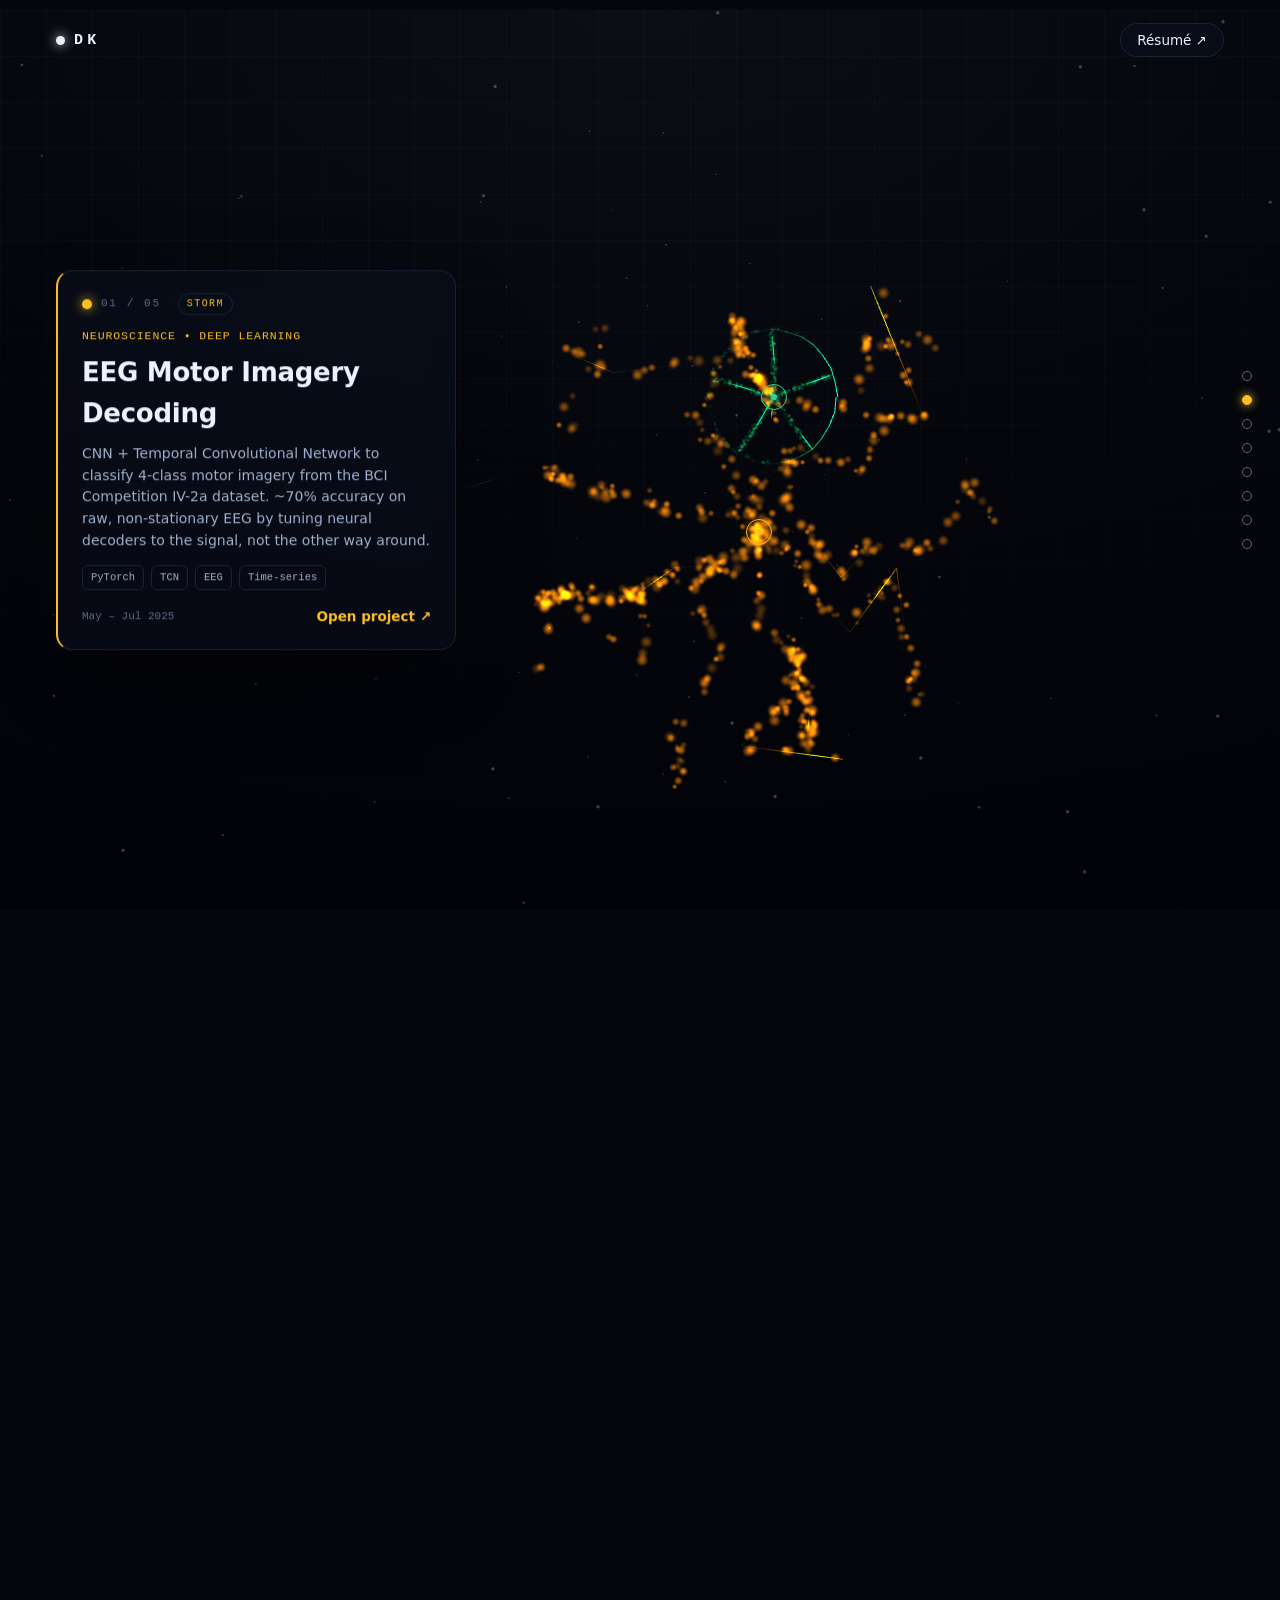
<file: index.html>
<!DOCTYPE html>
<html lang="en">
<head>
  <meta charset="UTF-8" />
  <meta name="viewport" content="width=device-width, initial-scale=1.0, viewport-fit=cover" />
  <meta name="theme-color" content="#04060c" />
  <title>Dan Kim — AI / ML · Neural & Biosignal Data</title>
  <meta name="description" content="Dan Kim — Georgia Tech MS Robotics (AI). A journey through a network of projects: EEG decoding, LLM agents, biomarkers, robotics, HCI. Connect them all and they become me." />
  <meta property="og:title" content="Dan Kim — a neural network of projects" />
  <meta property="og:description" content="Scroll through the network. Watch it converge into a person." />
  <meta property="og:type" content="website" />

  <link rel="preload" href="assets/dan.png" as="image" />
  <link rel="stylesheet" href="css/style.css" />
  <script type="importmap">
  { "imports": { "three": "./vendor/three.module.js" } }
  </script>
</head>
<body>

  <!-- The world -->
  <canvas id="scene" aria-hidden="true"></canvas>

  <!-- Scroll track: its height IS the length of the journey -->
  <div id="track" aria-hidden="true"></div>

  <!-- Loader -->
  <div id="loader" role="status" aria-live="polite">
    <div class="loader-trace" aria-hidden="true">
      <svg viewBox="0 0 240 40" preserveAspectRatio="none">
        <polyline points="0,20 30,20 40,20 46,8 52,32 58,14 64,26 70,20 110,20 118,20 124,6 130,34 136,20 240,20" />
      </svg>
    </div>
    <p class="loader-label">calibrating&nbsp;signal…</p>
  </div>

  <!-- ============ fixed UI overlays ============ -->

  <header class="nav" id="nav">
    <a class="nav-mark" href="#" id="home-link" aria-label="Restart journey">
      <span class="mark-dot"></span>DK
    </a>
    <div class="nav-right">
      <a href="assets/Dan_Kim_Resume.pdf" target="_blank" rel="noopener" class="nav-cta">Résumé ↗</a>
    </div>
  </header>

  <!-- Chapter rail (right side) -->
  <nav class="rail" id="rail" aria-label="Chapters"></nav>

  <!-- Intro overlay -->
  <div class="ov ov-intro on" id="ov-intro">
    <p class="eyebrow"><span class="pulse-dot"></span>AI · ML · NEURAL &amp; BIOSIGNAL DATA</p>
    <h1>Dan Kim</h1>
    <p class="intro-line">Every project I've built, coiled into one strand.<br /><strong>Scroll through to see what happens.</strong></p>
    <div class="scroll-cue" aria-hidden="true"><span></span><em>scroll</em></div>
  </div>

  <!-- Project card overlay (content swapped per chapter) -->
  <aside class="ov ov-card" id="ov-card" aria-live="polite">
    <p class="card-node"><b id="card-dot"></b><span id="card-num">01</span> / <span id="card-total"></span> <em id="card-motif"></em></p>
    <p class="card-kicker" id="card-kicker"></p>
    <h2 id="card-title"></h2>
    <p class="card-blurb" id="card-blurb"></p>
    <div class="card-tags" id="card-tags"></div>
    <div class="card-foot">
      <span id="card-period"></span>
      <a id="card-link" href="#" target="_blank" rel="noopener">Open project ↗</a>
    </div>
  </aside>

  <!-- Convergence overlay (face) -->
  <div class="ov ov-converge" id="ov-converge">
    <h2>Everything I've built —<br /><span>and everything it built in me.</span></h2>
  </div>

  <!-- Contact overlay -->
  <div class="ov ov-contact" id="ov-contact">
    <p class="section-index">SIGNAL OUT</p>
    <h2>Dan Kim</h2>
    <p class="contact-lede">
      MS Robotics (AI) @ Georgia Tech · Atlanta.<br />
      Looking for <strong>AI / ML / data roles</strong> — especially biosignals,
      time-series, and agents.
    </p>
    <div class="contact-links" id="contact-links"></div>
    <p class="colophon">Hand-built with Three.js — the face is <span id="pt-count">—</span> living points.</p>
  </div>

  <!-- Hub hotspots (clickable neuron markers) -->
  <div id="hotspots" aria-hidden="false"></div>

  <!-- Static fallback (no WebGL / no JS) -->
  <section id="fallback" hidden>
    <h1>Dan Kim — AI / ML · Neural &amp; Biosignal Data</h1>
    <p>Georgia Tech MS Robotics (AI). EEG decoding, LLM agents, interpretable biomarkers, robotics, HCI.</p>
    <ul id="fallback-list"></ul>
    <p><a href="assets/Dan_Kim_Resume.pdf">Résumé (PDF)</a> · <a href="https://www.linkedin.com/in/dongyeunkim/">LinkedIn</a> · <a href="https://github.com/ggasa/">GitHub</a></p>
  </section>

  <script type="module" src="js/main.js?v=19"></script>
</body>
</html>
</file>
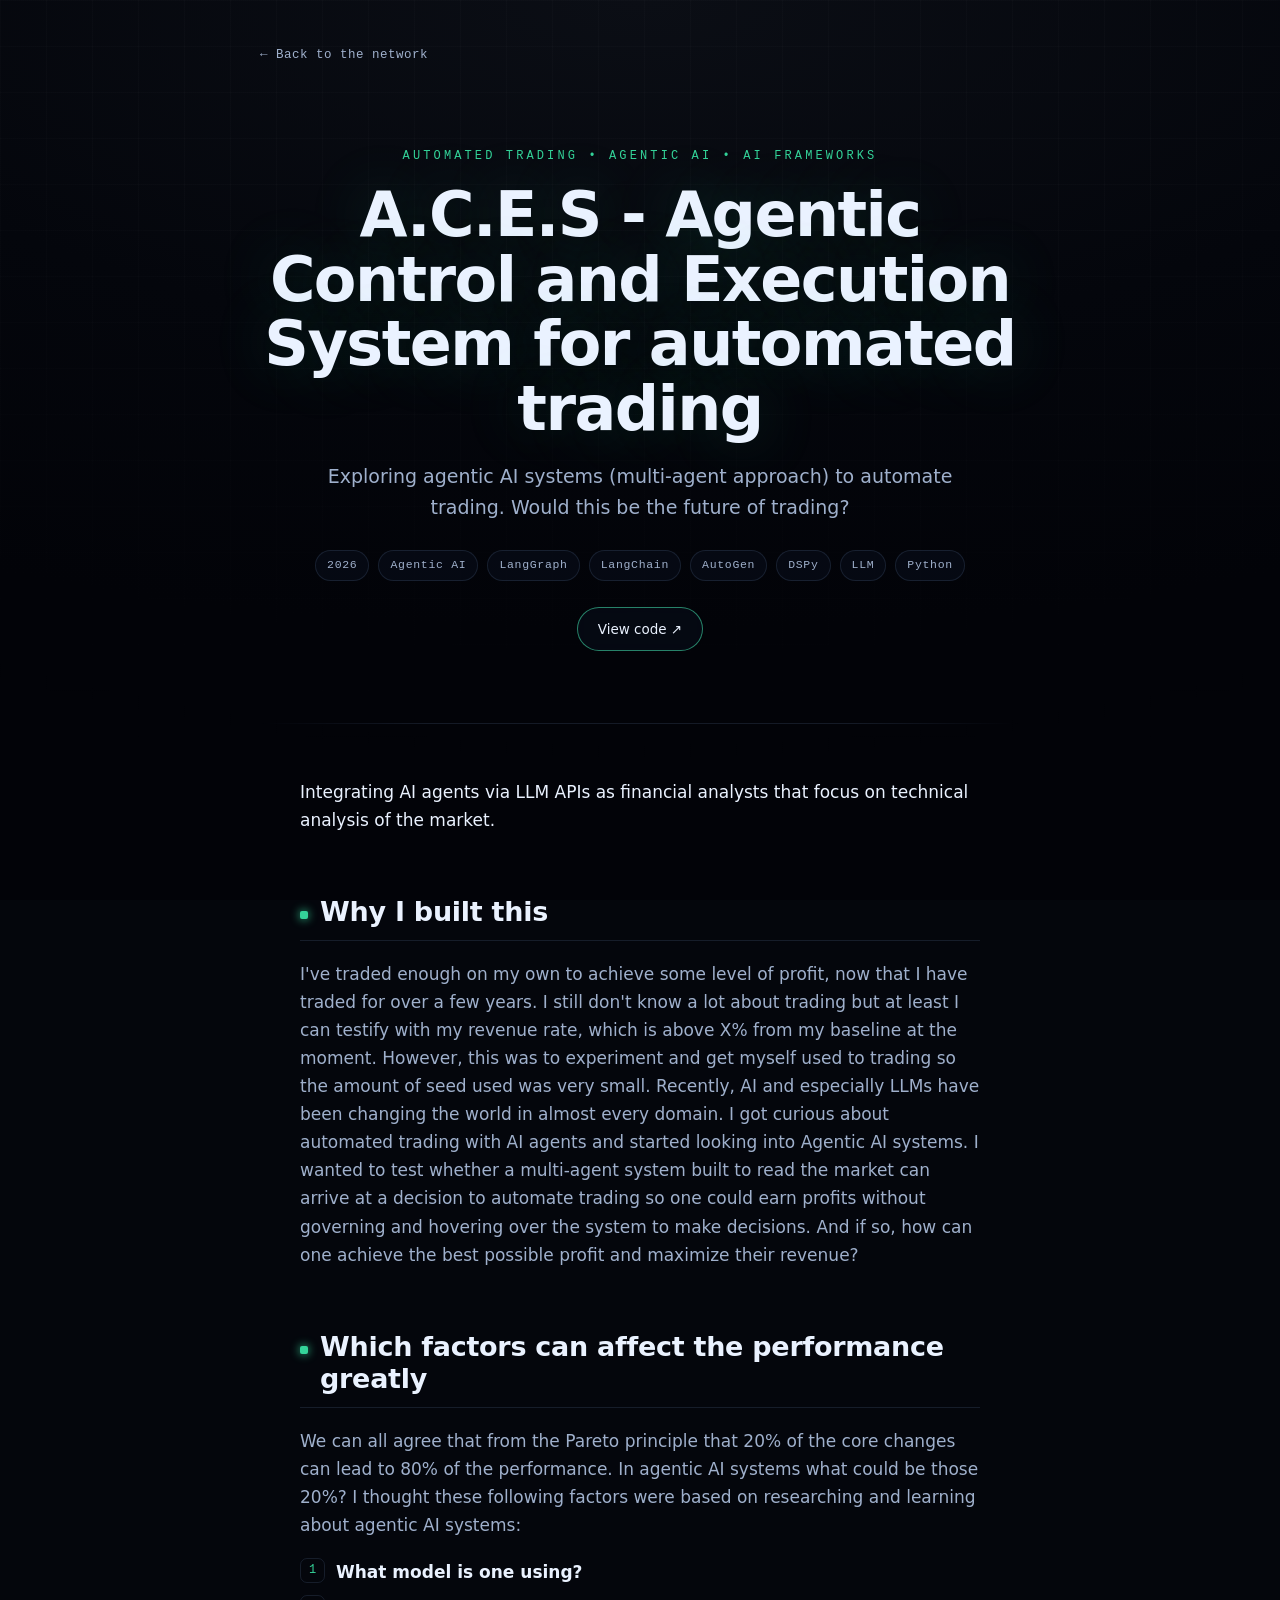
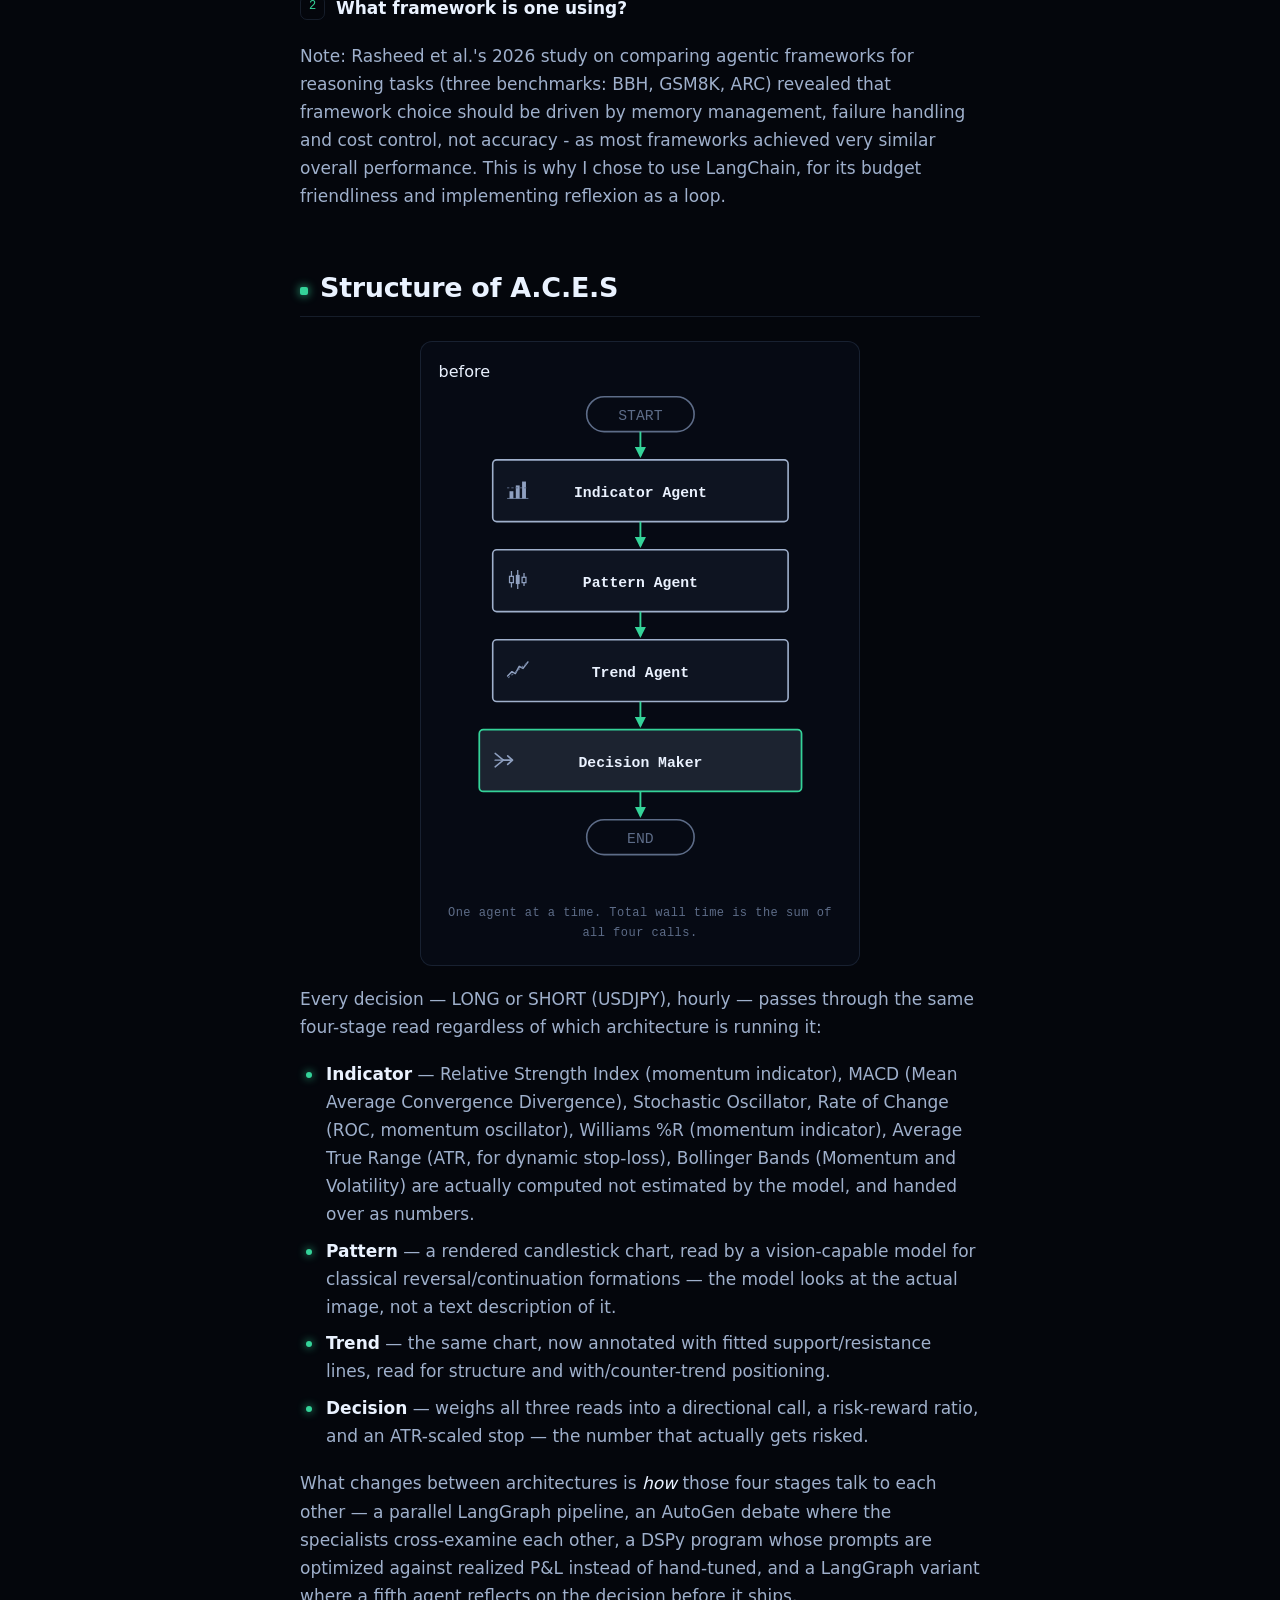
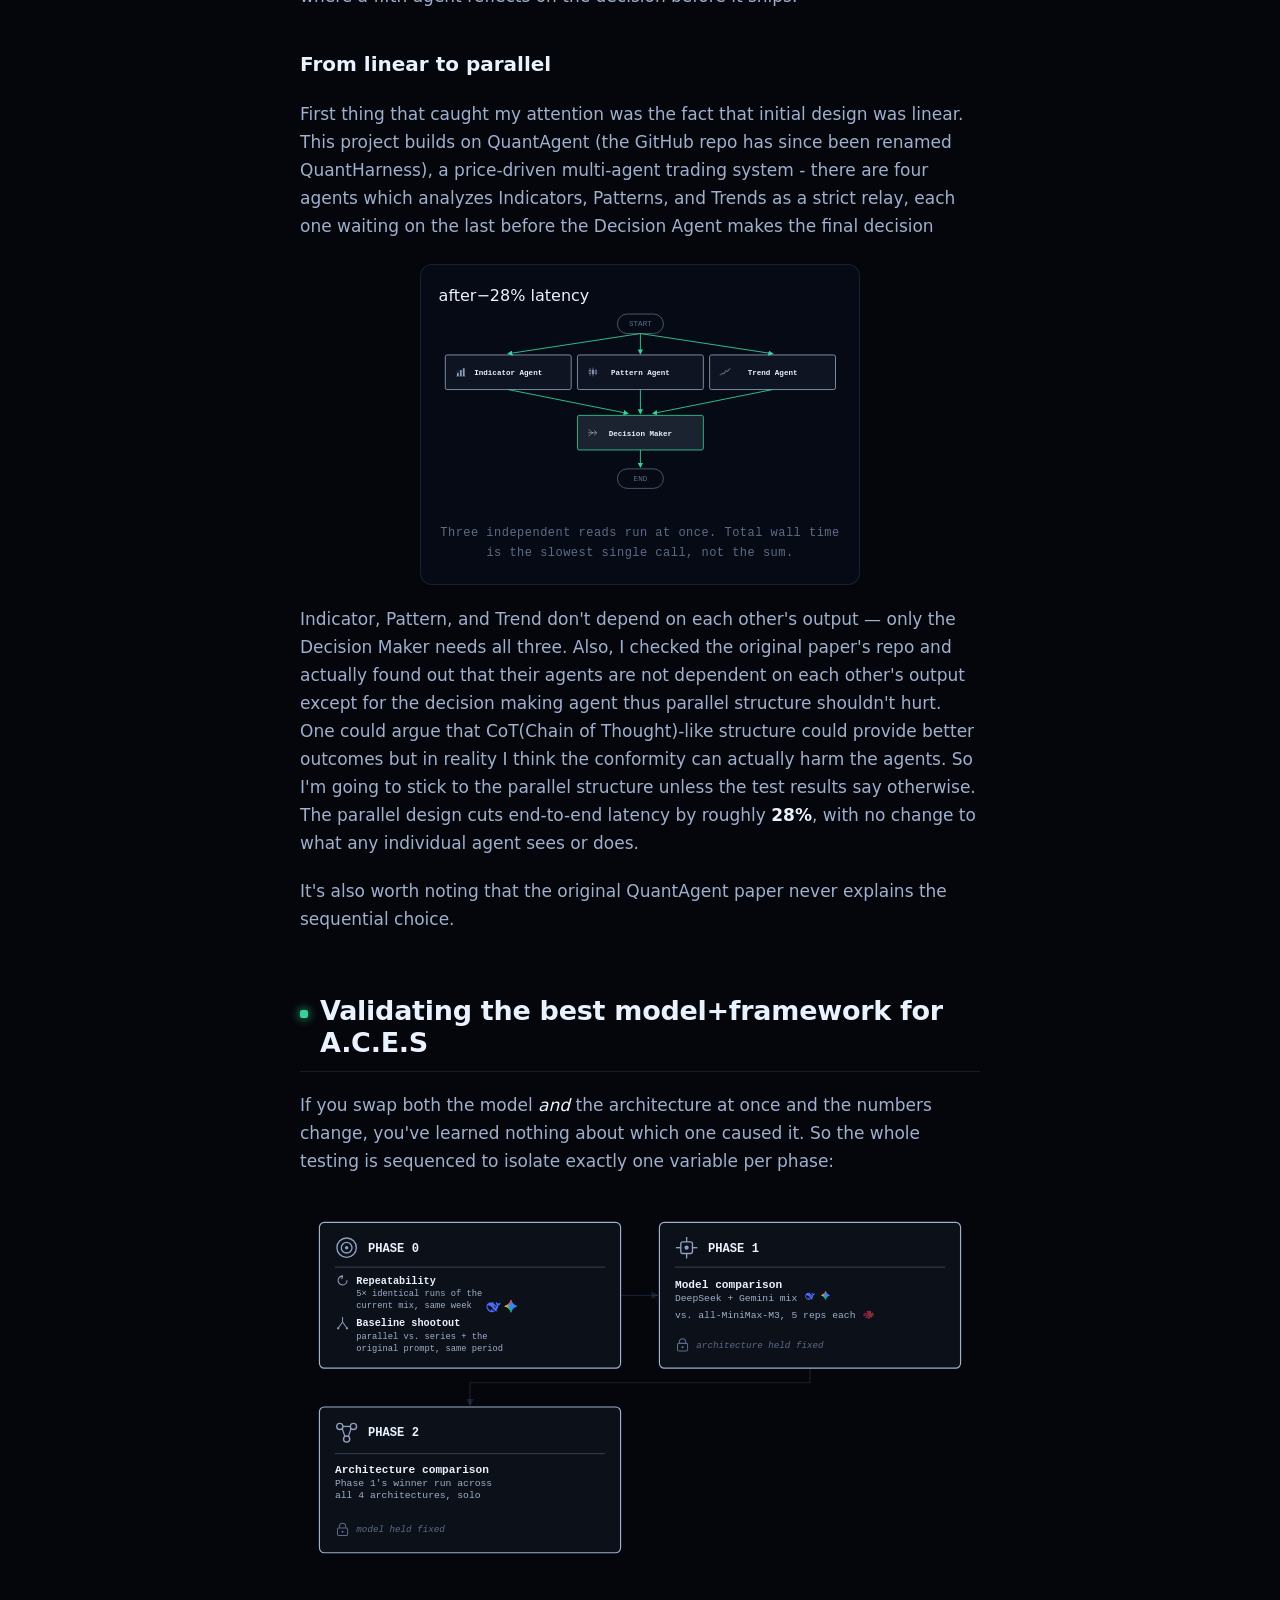
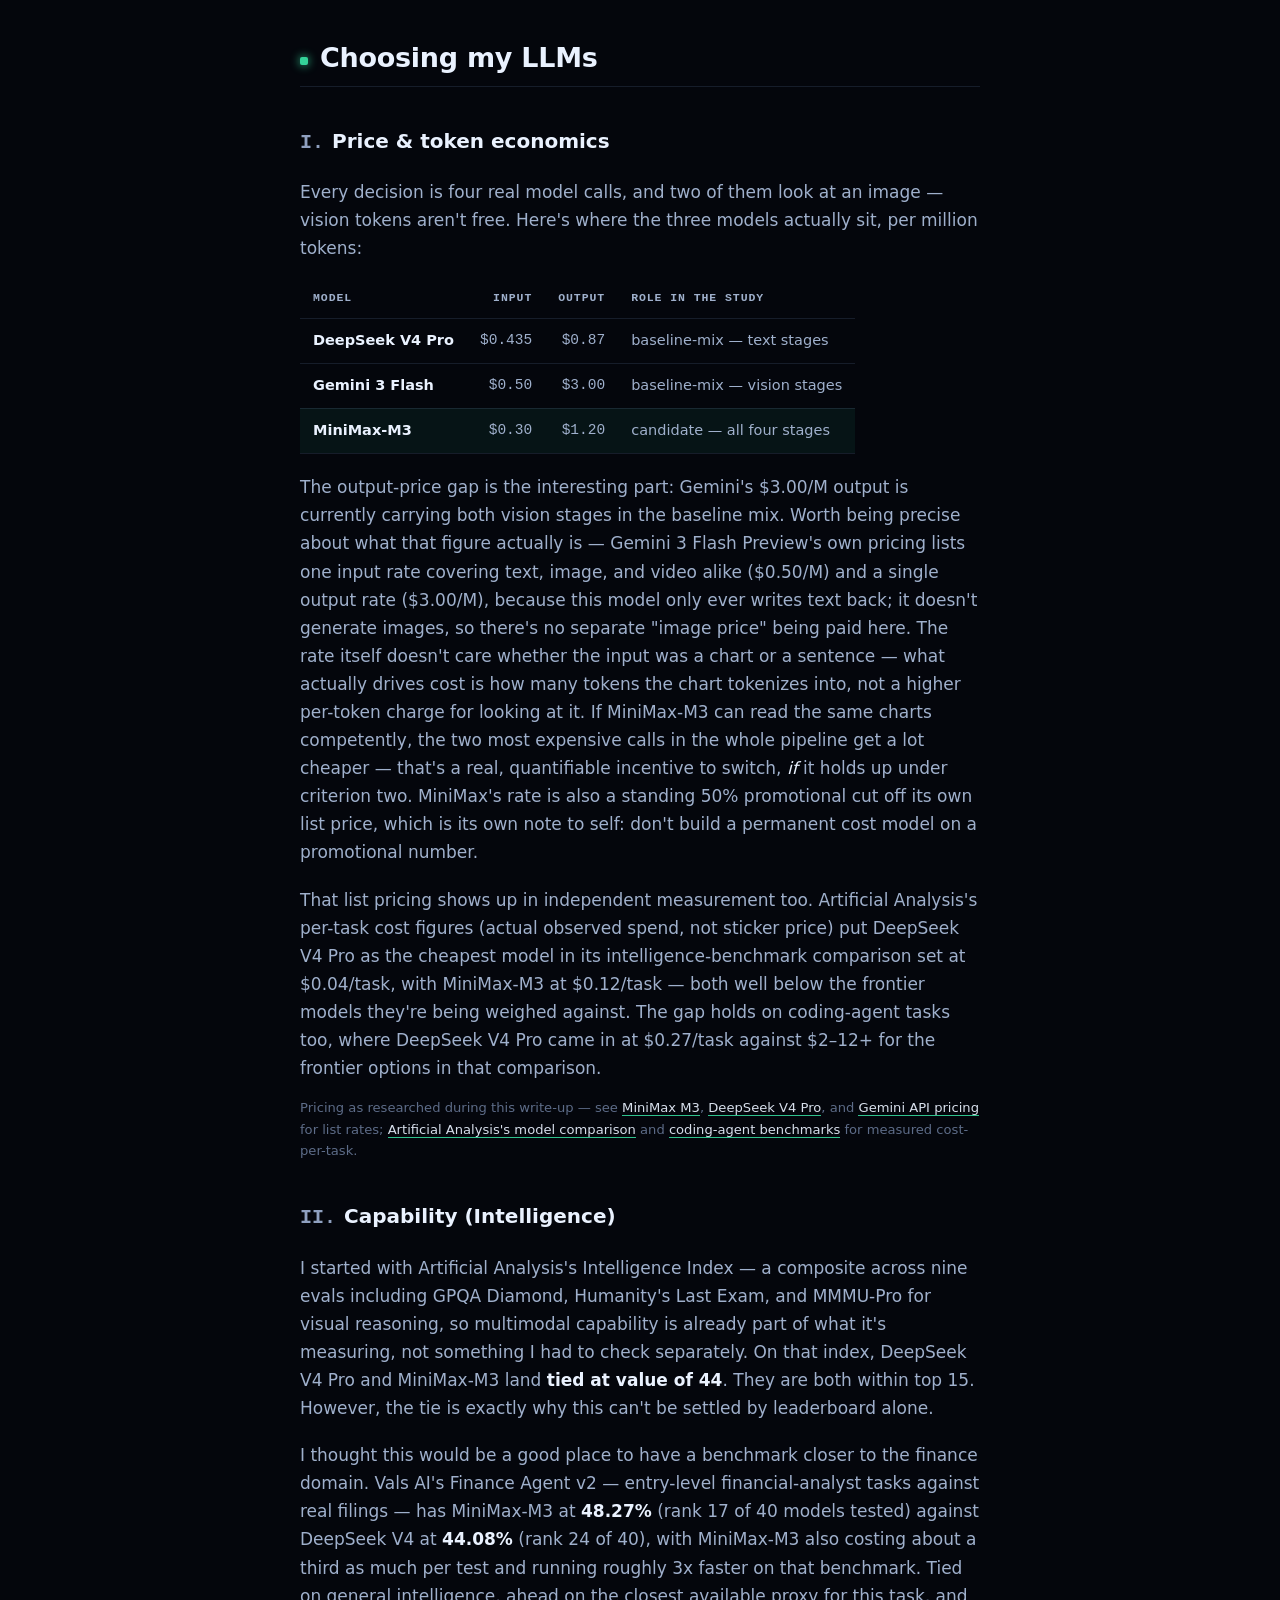
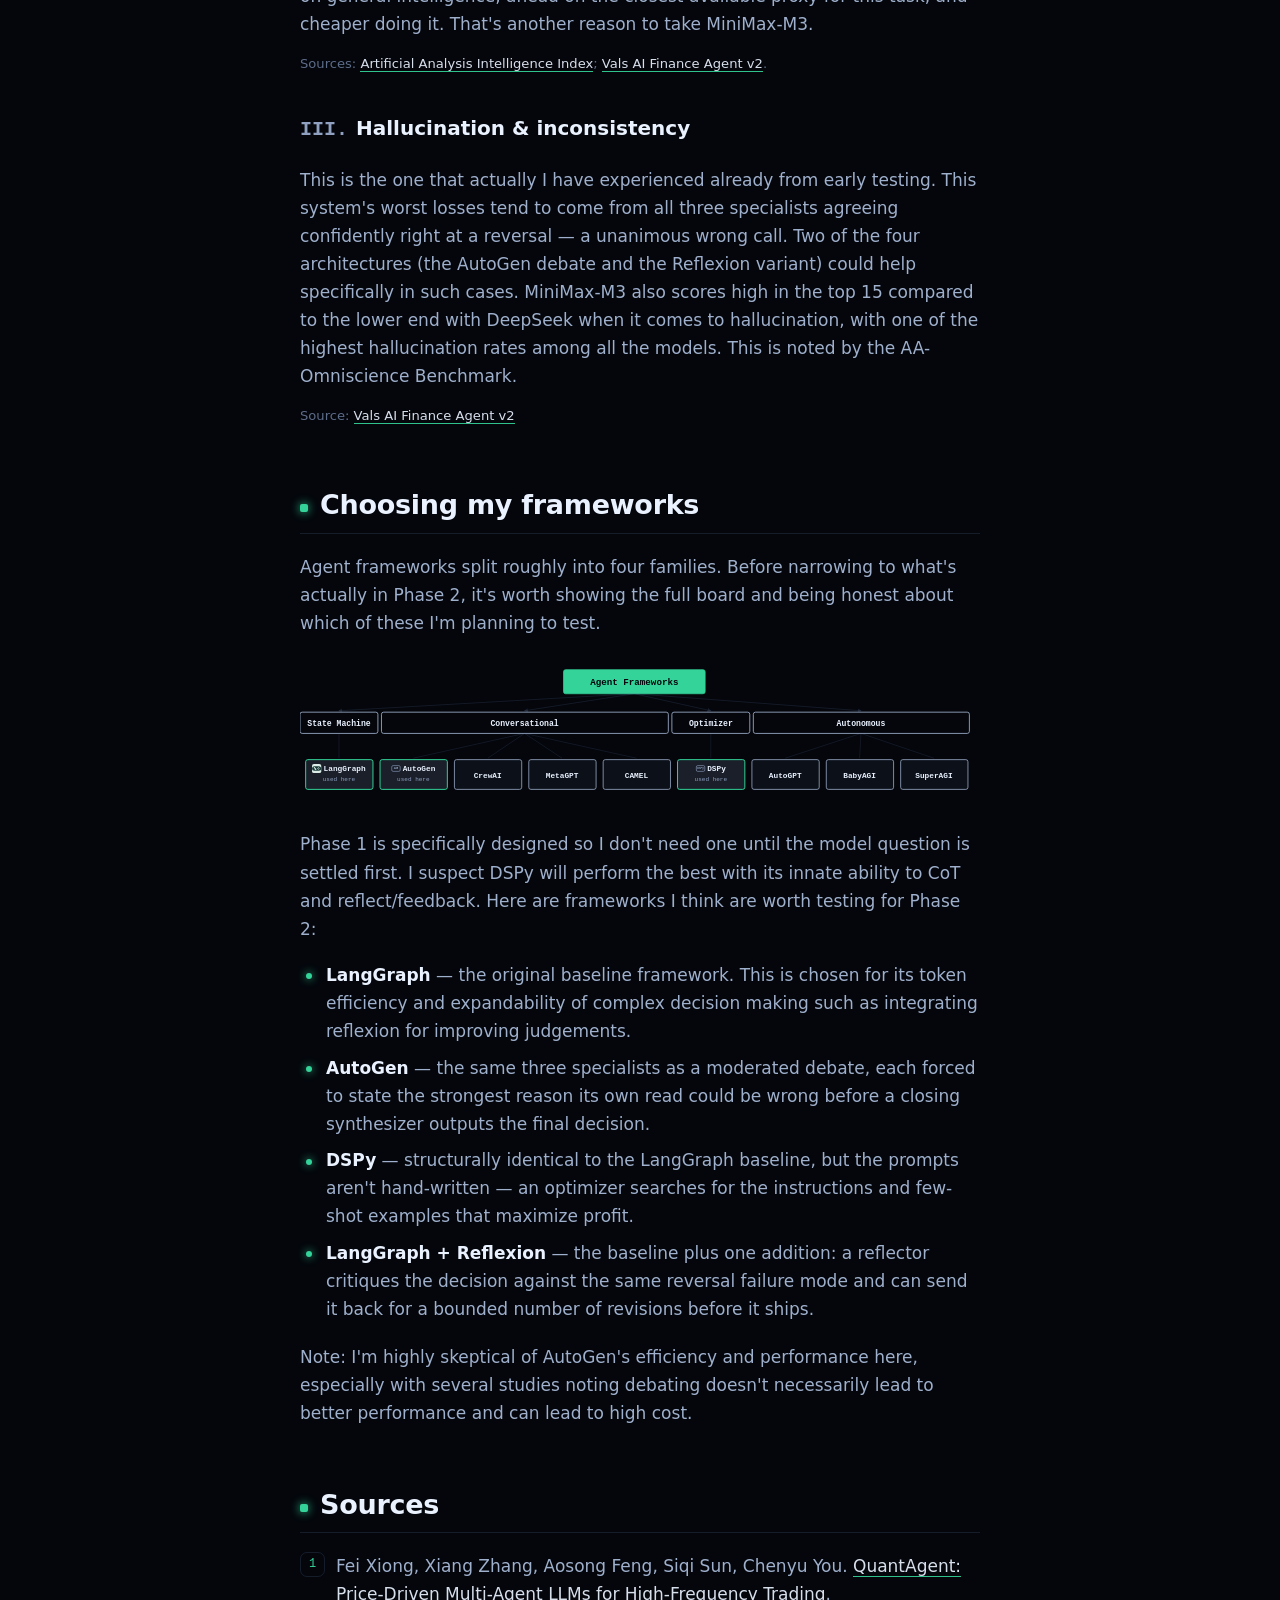
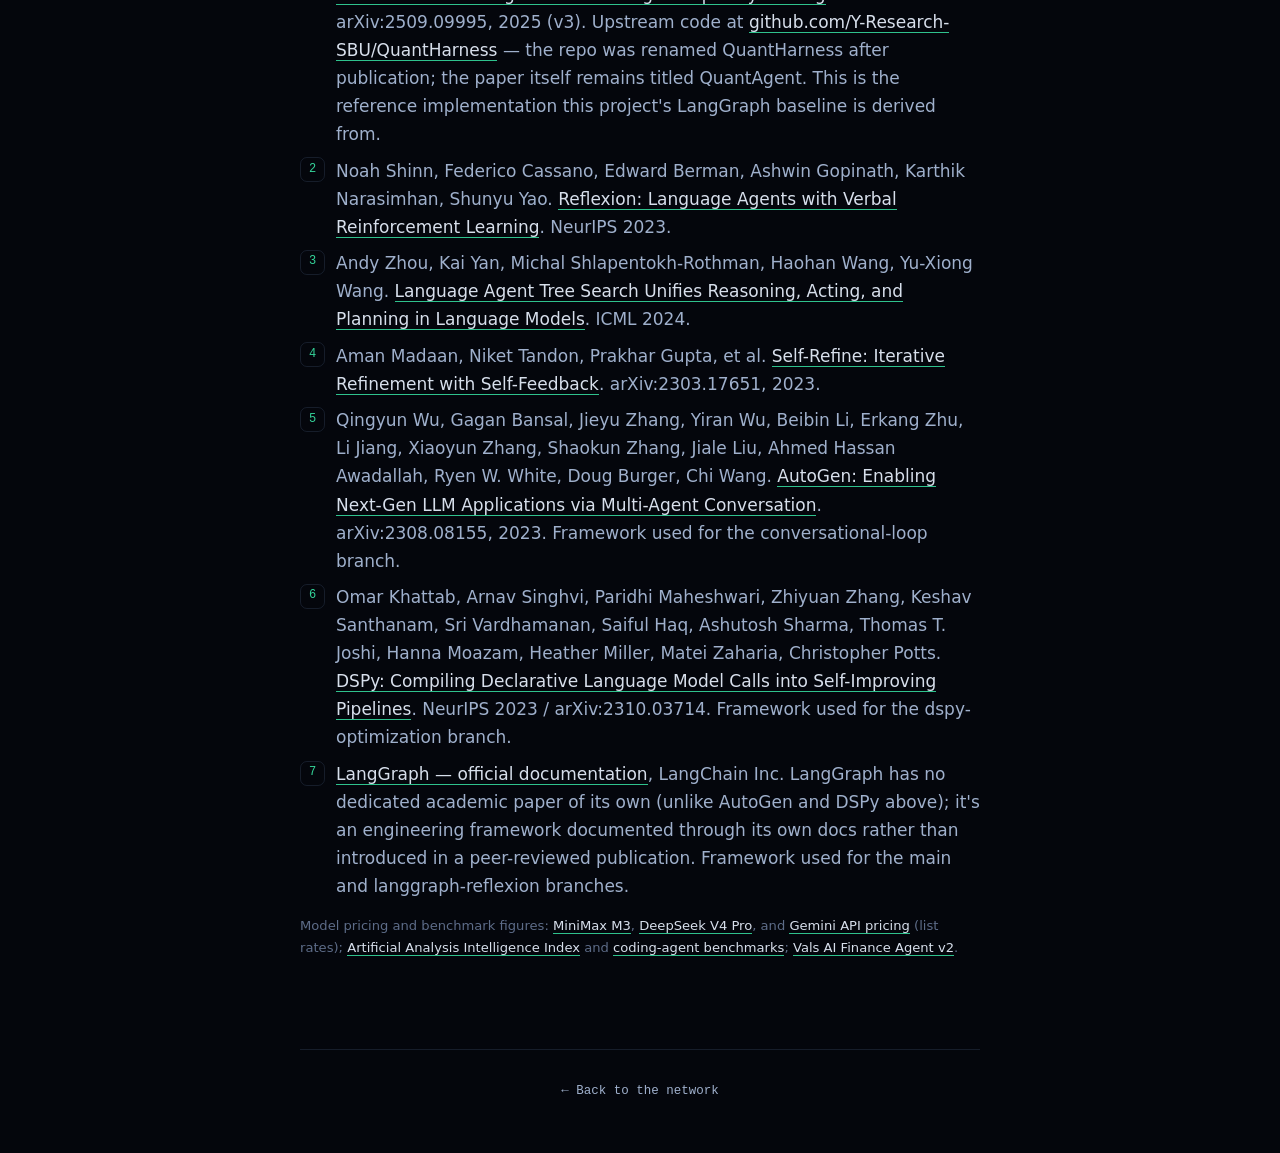
<file: projects/aces/index.html>
<!DOCTYPE html>
<html lang="en">
<head>
  <meta charset="utf-8" />
  <meta name="viewport" content="width=device-width, initial-scale=1" />
  <title>Agentic Control and Execution System for automated trading — Dan Kim</title>
  <link rel="stylesheet" href="../project.css" />
  <style>
    /* Extra tokens + a few layout helpers this page's diagrams/tables need,
       on top of the shared project.css palette. */
    :root {
      --muted:       var(--ink-dim);
      --surface-2:   rgba(120, 150, 200, 0.07);
      --accent-soft: color-mix(in srgb, var(--accent) 16%, transparent);
      --rule:        var(--line);
      --accent-ink:  var(--accent);
      --up:          var(--accent);
    }
    .content .roman { color: var(--accent-ink); font-family: var(--mono); font-weight: 600; margin-right: 0.4em; }
    .diagram-pair {
      display: flex; flex-wrap: wrap; gap: 1.4rem; margin-top: 1.5em;
    }
    .diagram-pair figure {
      flex: 1 1 260px; margin: 0; padding: 1.1rem 1.1rem 1.3rem;
      border: 1px solid var(--line); border-radius: 12px; background: var(--glass);
    }
    /* a single diagram, centered rather than stretched full-width */
    .diagram-solo { display: flex; justify-content: center; margin-top: 1.5em; }
    .diagram-solo figure {
      flex: 0 1 440px; margin: 0; padding: 1.1rem 1.1rem 1.3rem;
      border: 1px solid var(--line); border-radius: 12px; background: var(--glass);
    }
    .diagram-pair .dcap {
      display: flex; justify-content: space-between; align-items: baseline;
      font-family: var(--mono); font-size: 11px; letter-spacing: 0.04em;
      color: var(--ink-soft); margin-bottom: 0.7rem; text-transform: uppercase;
    }
    .diagram-pair .dcap .metric { color: var(--accent-ink); font-weight: 700; text-transform: none; }
    .diagram-pair svg { width: 100%; height: auto; display: block; }
    .diagram-pair figcaption { margin-top: 0.7rem; font-size: 0.86rem; color: var(--ink-dim); text-align: left; font-style: italic; }
    table.pricing td.num, table.pricing th.num { text-align: right; font-variant-numeric: tabular-nums; font-family: var(--mono); }
    table.pricing tr.highlight td { background: rgba(52, 211, 153, 0.07); }
    table.pricing .modelname { font-weight: 650; color: var(--ink); }
    .source-note { font-size: 0.82rem !important; color: var(--ink-dim) !important; }
    .source-note a { color: var(--ink-dim); }
    blockquote.callout {
      border-left: 2px solid var(--accent); padding: 0.7em 0 0.7em 1.2em;
      background: var(--glass); border-radius: 0 10px 10px 0;
    }
    blockquote.callout .head {
      display: block; font-family: var(--mono); font-size: 11px; letter-spacing: 0.08em;
      text-transform: uppercase; color: var(--accent-ink); margin-bottom: 0.4em; font-style: normal;
    }
  </style>
</head>
<body style="--accent: #34d399;">
  <nav class="topbar"><a class="back" href="../../index.html">&larr; Back to the network</a></nav>

  <header class="hero">
    <span class="dot"></span>
    <p class="kicker">Automated Trading • Agentic AI • AI Frameworks</p>
    <h1>A.C.E.S - Agentic Control and Execution System for automated trading</h1>
    <p class="lede">Exploring agentic AI systems (multi-agent approach) to automate trading. Would this be the future of trading?</p>
    <div class="meta">
      <span>2026</span>
      <span class="tag">Agentic AI</span>
      <span class="tag">LangGraph</span>
      <span class="tag">LangChain</span>
      <span class="tag">AutoGen</span>
      <span class="tag">DSPy</span>
      <span class="tag">LLM</span>
      <span class="tag">Python</span>
    </div>
    <div class="actions">
      <a class="btn primary" href="https://github.com/ggasa" target="_blank" rel="noopener">View code &#8599;</a>
    </div>
  </header>

  <div class="rule"></div>

  <main class="content">
    <p class="lede" style="max-width:none; margin:0; text-align:left; color:var(--ink);">Integrating AI agents via LLM APIs as financial analysts that focus on technical analysis of the market.</p>

    <h2>Why I built this</h2>
    <p>I've traded enough on my own to achieve some level of profit, now that I have traded for over a few years. I still don't know a lot about trading but at least I can testify with my revenue rate, which is above X% from my baseline at the moment. However, this was to experiment and get myself used to trading so the amount of seed used was very small. Recently, AI and especially LLMs have been changing the world in almost every domain. I got curious about automated trading with AI agents and started looking into Agentic AI systems. I wanted to test whether a multi-agent system built to read the market can arrive at a decision to automate trading so one could earn profits without governing and hovering over the system to make decisions. And if so, how can one achieve the best possible profit and maximize their revenue?</p>

    <h2>Which factors can affect the performance greatly</h2>
    <p>We can all agree that from the Pareto principle that 20% of the core changes can lead to 80% of the performance. In agentic AI systems what could be those 20%? I thought these following factors were based on researching and learning about agentic AI systems:</p>
    <ol>
      <li><strong>What model is one using?</strong></li>
      <li><strong>What framework is one using?</strong></li>
    </ol>
    <p>Note: Rasheed et al.'s 2026 study on comparing agentic frameworks for reasoning tasks (three benchmarks: BBH, GSM8K, ARC) revealed that framework choice should be driven by memory management, failure handling and cost control, not accuracy - as most frameworks achieved very similar overall performance. This is why I chose to use LangChain, for its budget friendliness and implementing reflexion as a loop.</p>

    <h2>Structure of A.C.E.S</h2>
    <div class="diagram-solo">
      <figure>
        <div class="dcap"><span>before</span></div>
        <svg viewBox="0 0 300 372" xmlns="http://www.w3.org/2000/svg" role="img" aria-label="Series diagram: START leads to Indicator Agent, then Pattern Agent, then Trend Agent, then Decision Maker, then END, each waiting on the last.">
          <defs>
            <marker id="arrowB" viewBox="0 0 10 10" refX="8" refY="5" markerWidth="6" markerHeight="6" orient="auto-start-reverse">
              <path d="M0,0 L10,5 L0,10 z" fill="var(--accent)"></path>
            </marker>
            <!-- icons for the four specialists, reused here and in the fan-out diagram below -->
            <g id="icon-indicator">
              <line x1="1" y1="20.5" x2="23" y2="20.5" stroke="var(--ink-dim)" stroke-width="1.1"></line>
              <rect x="3.5" y="13" width="4" height="7.5" fill="var(--accent-ink)"></rect>
              <rect x="10" y="7" width="4" height="13.5" fill="var(--accent-ink)"></rect>
              <rect x="16.5" y="3" width="4" height="17.5" fill="var(--accent-ink)"></rect>
              <line x1="1" y1="9.5" x2="23" y2="9.5" stroke="var(--ink-dim)" stroke-width="1" stroke-dasharray="2.3 2.1"></line>
            </g>
            <g id="icon-pattern">
              <line x1="5.5" y1="2.5" x2="5.5" y2="8" stroke="var(--accent-ink)" stroke-width="1.3"></line>
              <rect x="3.5" y="8" width="4" height="6.5" fill="none" stroke="var(--accent-ink)" stroke-width="1.3"></rect>
              <line x1="5.5" y1="14.5" x2="5.5" y2="19.5" stroke="var(--accent-ink)" stroke-width="1.3"></line>
              <line x1="12" y1="1.5" x2="12" y2="6.5" stroke="var(--accent-ink)" stroke-width="1.3"></line>
              <rect x="10" y="6.5" width="4" height="9.5" fill="var(--accent-ink)"></rect>
              <line x1="12" y1="16" x2="12" y2="21" stroke="var(--accent-ink)" stroke-width="1.3"></line>
              <line x1="18.5" y1="4.5" x2="18.5" y2="9" stroke="var(--accent-ink)" stroke-width="1.3"></line>
              <rect x="16.5" y="9" width="4" height="5.5" fill="none" stroke="var(--accent-ink)" stroke-width="1.3"></rect>
              <line x1="18.5" y1="14.5" x2="18.5" y2="18" stroke="var(--accent-ink)" stroke-width="1.3"></line>
            </g>
            <g id="icon-trend">
              <polyline points="1.5,18 6,13.5 9.5,15.5 13.5,8 17.5,10.2 22.5,3.5" fill="none" stroke="var(--accent-ink)" stroke-width="1.5" stroke-linecap="round" stroke-linejoin="round"></polyline>
              <line x1="2" y1="20" x2="21" y2="5" stroke="var(--ink-dim)" stroke-width="1.1" stroke-dasharray="2.3 2.1"></line>
            </g>
            <g id="icon-decision">
              <line x1="2.5" y1="5" x2="11" y2="12" stroke="var(--accent-ink)" stroke-width="1.5" stroke-linecap="round"></line>
              <line x1="2.5" y1="12" x2="11" y2="12" stroke="var(--accent-ink)" stroke-width="1.5" stroke-linecap="round"></line>
              <line x1="2.5" y1="19" x2="11" y2="12" stroke="var(--accent-ink)" stroke-width="1.5" stroke-linecap="round"></line>
              <line x1="11" y1="12" x2="19" y2="12" stroke="var(--accent-ink)" stroke-width="1.7" stroke-linecap="round"></line>
              <path d="M15.5,7.5 L20.5,12 L15.5,16.5" fill="none" stroke="var(--accent-ink)" stroke-width="1.7" stroke-linecap="round" stroke-linejoin="round"></path>
            </g>
          </defs>
          <g font-family="ui-monospace, Consolas, monospace" font-size="11">
            <rect x="110" y="8" width="80" height="26" rx="13" fill="none" stroke="var(--muted)" stroke-width="1.2"></rect>
            <text x="150" y="25" text-anchor="middle" fill="var(--muted)">START</text>
            <line x1="150" y1="34" x2="150" y2="52" stroke="var(--accent)" stroke-width="1.4" marker-end="url(#arrowB)"></line>

            <rect x="40" y="55" width="220" height="46" rx="3" fill="var(--surface-2)" stroke="var(--ink-soft)" stroke-width="1.2"></rect>
            <use href="#icon-indicator" transform="translate(50,69) scale(0.72)"></use>
            <text x="150" y="83" text-anchor="middle" fill="var(--ink)" font-weight="600">Indicator Agent</text>
            <line x1="150" y1="101" x2="150" y2="119" stroke="var(--accent)" stroke-width="1.4" marker-end="url(#arrowB)"></line>

            <rect x="40" y="122" width="220" height="46" rx="3" fill="var(--surface-2)" stroke="var(--ink-soft)" stroke-width="1.2"></rect>
            <use href="#icon-pattern" transform="translate(50,136) scale(0.72)"></use>
            <text x="150" y="150" text-anchor="middle" fill="var(--ink)" font-weight="600">Pattern Agent</text>
            <line x1="150" y1="168" x2="150" y2="186" stroke="var(--accent)" stroke-width="1.4" marker-end="url(#arrowB)"></line>

            <rect x="40" y="189" width="220" height="46" rx="3" fill="var(--surface-2)" stroke="var(--ink-soft)" stroke-width="1.2"></rect>
            <use href="#icon-trend" transform="translate(50,203) scale(0.72)"></use>
            <text x="150" y="217" text-anchor="middle" fill="var(--ink)" font-weight="600">Trend Agent</text>
            <line x1="150" y1="235" x2="150" y2="253" stroke="var(--accent)" stroke-width="1.4" marker-end="url(#arrowB)"></line>

            <rect x="30" y="256" width="240" height="46" rx="3" fill="var(--accent-soft)" stroke="var(--accent)" stroke-width="1.3"></rect>
            <use href="#icon-decision" transform="translate(40,270) scale(0.72)"></use>
            <text x="150" y="284" text-anchor="middle" fill="var(--ink)" font-weight="600">Decision Maker</text>
            <line x1="150" y1="302" x2="150" y2="320" stroke="var(--accent)" stroke-width="1.4" marker-end="url(#arrowB)"></line>

            <rect x="110" y="323" width="80" height="26" rx="13" fill="none" stroke="var(--muted)" stroke-width="1.2"></rect>
            <text x="150" y="340" text-anchor="middle" fill="var(--muted)">END</text>
          </g>
        </svg>
        <figcaption>One agent at a time. Total wall time is the sum of all four calls.</figcaption>
      </figure>
    </div>
    <p>Every decision — LONG or SHORT (USDJPY), hourly — passes through the same four-stage read regardless of which architecture is running it:</p>
    <ul>
      <li><strong>Indicator</strong> — Relative Strength Index (momentum indicator), MACD (Mean Average Convergence Divergence), Stochastic Oscillator, Rate of Change (ROC, momentum oscillator), Williams %R (momentum indicator), Average True Range (ATR, for dynamic stop-loss), Bollinger Bands (Momentum and Volatility) are actually computed not estimated by the model, and handed over as numbers.</li>
      <li><strong>Pattern</strong> — a rendered candlestick chart, read by a vision-capable model for classical reversal/continuation formations — the model looks at the actual image, not a text description of it.</li>
      <li><strong>Trend</strong> — the same chart, now annotated with fitted support/resistance lines, read for structure and with/counter-trend positioning.</li>
      <li><strong>Decision</strong> — weighs all three reads into a directional call, a risk-reward ratio, and an ATR-scaled stop — the number that actually gets risked.</li>
    </ul>
    <p>What changes between architectures is <em>how</em> those four stages talk to each other — a parallel LangGraph pipeline, an AutoGen debate where the specialists cross-examine each other, a DSPy program whose prompts are optimized against realized P&amp;L instead of hand-tuned, and a LangGraph variant where a fifth agent reflects on the decision before it ships.</p>

    <h3>From linear to parallel</h3>
    <p>First thing that caught my attention was the fact that initial design was linear. This project builds on QuantAgent (the GitHub repo has since been renamed QuantHarness), a price-driven multi-agent trading system - there are four agents which analyzes Indicators, Patterns, and Trends as a strict relay, each one waiting on the last before the Decision Agent makes the final decision</p>

    <div class="diagram-solo">
      <figure>
        <div class="dcap"><span>after</span><span class="metric">&minus;28% latency</span></div>
        <svg viewBox="0 0 640 310" xmlns="http://www.w3.org/2000/svg" role="img" aria-label="Parallel diagram: START fans out to Indicator, Pattern, and Trend agents simultaneously, which all feed into Decision Maker, then END.">
          <defs>
            <marker id="arrowA" viewBox="0 0 10 10" refX="8" refY="5" markerWidth="6" markerHeight="6" orient="auto-start-reverse">
              <path d="M0,0 L10,5 L0,10 z" fill="var(--accent)"></path>
            </marker>
          </defs>
          <g font-family="ui-monospace, Consolas, monospace" font-size="12">
            <rect x="283.5" y="8" width="73" height="31" rx="15.5" fill="none" stroke="var(--muted)" stroke-width="1.2"></rect>
            <text x="320" y="27.7" text-anchor="middle" fill="var(--muted)">START</text>

            <line x1="320" y1="39" x2="110" y2="71" stroke="var(--accent)" stroke-width="1.4" marker-end="url(#arrowA)"></line>
            <line x1="320" y1="39" x2="320" y2="71" stroke="var(--accent)" stroke-width="1.4" marker-end="url(#arrowA)"></line>
            <line x1="320" y1="39" x2="530" y2="71" stroke="var(--accent)" stroke-width="1.4" marker-end="url(#arrowA)"></line>

            <rect x="10" y="73" width="200" height="55" rx="3" fill="var(--surface-2)" stroke="var(--ink-soft)" stroke-width="1.2"></rect>
            <use href="#icon-indicator" transform="translate(26,92) scale(0.72)"></use>
            <text x="110" y="105" text-anchor="middle" fill="var(--ink)" font-weight="600">Indicator Agent</text>

            <rect x="220" y="73" width="200" height="55" rx="3" fill="var(--surface-2)" stroke="var(--ink-soft)" stroke-width="1.2"></rect>
            <use href="#icon-pattern" transform="translate(236,92) scale(0.72)"></use>
            <text x="320" y="105" text-anchor="middle" fill="var(--ink)" font-weight="600">Pattern Agent</text>

            <rect x="430" y="73" width="200" height="55" rx="3" fill="var(--surface-2)" stroke="var(--ink-soft)" stroke-width="1.2"></rect>
            <use href="#icon-trend" transform="translate(446,92) scale(0.72)"></use>
            <text x="530" y="105" text-anchor="middle" fill="var(--ink)" font-weight="600">Trend Agent</text>

            <line x1="110" y1="128" x2="300" y2="166" stroke="var(--accent)" stroke-width="1.4" marker-end="url(#arrowA)"></line>
            <line x1="320" y1="128" x2="320" y2="166" stroke="var(--accent)" stroke-width="1.4" marker-end="url(#arrowA)"></line>
            <line x1="530" y1="128" x2="340" y2="166" stroke="var(--accent)" stroke-width="1.4" marker-end="url(#arrowA)"></line>

            <rect x="220" y="169" width="200" height="55" rx="3" fill="var(--accent-soft)" stroke="var(--accent)" stroke-width="1.3"></rect>
            <use href="#icon-decision" transform="translate(236,188) scale(0.72)"></use>
            <text x="320" y="201" text-anchor="middle" fill="var(--ink)" font-weight="600">Decision Maker</text>

            <line x1="320" y1="224" x2="320" y2="251" stroke="var(--accent)" stroke-width="1.4" marker-end="url(#arrowA)"></line>
            <rect x="283.5" y="254" width="73" height="31" rx="15.5" fill="none" stroke="var(--muted)" stroke-width="1.2"></rect>
            <text x="320" y="273.7" text-anchor="middle" fill="var(--muted)">END</text>
          </g>
        </svg>
        <figcaption>Three independent reads run at once. Total wall time is the slowest single call, not the sum.</figcaption>
      </figure>
    </div>

    <p>Indicator, Pattern, and Trend don't depend on each other's output — only the Decision Maker needs all three. Also, I checked the original paper's repo and actually found out that their agents are not dependent on each other's output except for the decision making agent thus parallel structure shouldn't hurt. One could argue that CoT(Chain of Thought)-like structure could provide better outcomes but in reality I think the conformity can actually harm the agents. So I'm going to stick to the parallel structure unless the test results say otherwise. The parallel design cuts end-to-end latency by roughly <strong>28%</strong>, with no change to what any individual agent sees or does.</p>
    <p>It's also worth noting that the original QuantAgent paper never explains the sequential choice.</p>

    <h2>Validating the best model+framework for A.C.E.S</h2>
    <p>If you swap both the model <em>and</em> the architecture at once and the numbers change, you've learned nothing about which one caused it. So the whole testing is sequenced to isolate exactly one variable per phase:</p>

    <figure>
      <svg viewBox="0 0 700 380" xmlns="http://www.w3.org/2000/svg" role="img" aria-label="Diagram of the experiment plan: phase 0 and phase 1 on the top row, phase 2 below. Phase 0 (target icon) establishes a baseline: a repeatability check and a parallel-versus-series architecture shootout. Phase 1 (chip icon) compares models with architecture held constant (padlock icon). Phase 2 (node-graph icon) compares architectures with model held constant (padlock icon).">
        <defs>
          <marker id="arrowP" viewBox="0 0 10 10" refX="8" refY="5" markerWidth="6" markerHeight="6" orient="auto-start-reverse">
            <path d="M0,0 L10,5 L0,10 z" fill="var(--rule)"></path>
          </marker>
          <!-- icon library: each drawn on a 24x24 grid, instantiated below via <use> -->
          <g id="icon-target">
            <circle cx="12" cy="12" r="10" fill="none" stroke="var(--accent-ink)" stroke-width="1.4"></circle>
            <circle cx="12" cy="12" r="5.5" fill="none" stroke="var(--accent-ink)" stroke-width="1.4"></circle>
            <circle cx="12" cy="12" r="1.8" fill="var(--accent-ink)"></circle>
          </g>
          <g id="icon-chip">
            <rect x="6" y="6" width="12" height="12" rx="2" fill="none" stroke="var(--accent-ink)" stroke-width="1.4"></rect>
            <circle cx="12" cy="12" r="2.2" fill="var(--accent-ink)"></circle>
            <line x1="12" y1="1" x2="12" y2="6" stroke="var(--accent-ink)" stroke-width="1.4"></line>
            <line x1="12" y1="18" x2="12" y2="23" stroke="var(--accent-ink)" stroke-width="1.4"></line>
            <line x1="1" y1="12" x2="6" y2="12" stroke="var(--accent-ink)" stroke-width="1.4"></line>
            <line x1="18" y1="12" x2="23" y2="12" stroke="var(--accent-ink)" stroke-width="1.4"></line>
          </g>
          <g id="icon-network">
            <circle cx="5" cy="6" r="3.2" fill="none" stroke="var(--accent-ink)" stroke-width="1.4"></circle>
            <circle cx="19" cy="6" r="3.2" fill="none" stroke="var(--accent-ink)" stroke-width="1.4"></circle>
            <circle cx="12" cy="19" r="3.2" fill="none" stroke="var(--accent-ink)" stroke-width="1.4"></circle>
            <line x1="7.4" y1="8.2" x2="10.2" y2="16.2" stroke="var(--accent-ink)" stroke-width="1.3"></line>
            <line x1="16.6" y1="8.2" x2="13.8" y2="16.2" stroke="var(--accent-ink)" stroke-width="1.3"></line>
            <line x1="8.2" y1="6" x2="15.8" y2="6" stroke="var(--accent-ink)" stroke-width="1.3"></line>
          </g>
          <g id="icon-dial">
            <line x1="5" y1="2" x2="5" y2="22" stroke="var(--ink-soft)" stroke-width="1.3"></line>
            <line x1="12" y1="2" x2="12" y2="22" stroke="var(--ink-soft)" stroke-width="1.3"></line>
            <line x1="19" y1="2" x2="19" y2="22" stroke="var(--ink-soft)" stroke-width="1.3"></line>
            <circle cx="5" cy="8" r="2.3" fill="var(--accent-ink)"></circle>
            <circle cx="12" cy="16" r="2.3" fill="var(--accent-ink)"></circle>
            <circle cx="19" cy="11" r="2.3" fill="var(--accent-ink)"></circle>
          </g>
          <g id="icon-venn">
            <circle cx="9" cy="12" r="7.5" fill="none" stroke="var(--accent-ink)" stroke-width="1.4"></circle>
            <circle cx="15" cy="12" r="7.5" fill="none" stroke="var(--accent-ink)" stroke-width="1.4"></circle>
          </g>
          <g id="icon-lock">
            <rect x="4" y="10" width="16" height="12" rx="2" fill="none" stroke="var(--ink-dim)" stroke-width="1.6"></rect>
            <path d="M7,10 V7.5 a5,5 0 0 1 10,0 V10" fill="none" stroke="var(--ink-dim)" stroke-width="1.6"></path>
            <circle cx="12" cy="16" r="1.7" fill="var(--ink-dim)"></circle>
          </g>
          <g id="icon-loop">
            <path d="M19,12 A7,7 0 1 1 12,5" fill="none" stroke="var(--accent-ink)" stroke-width="1.7" stroke-linecap="round"></path>
            <path d="M12,5 L8,6 M12,5 L11,9" fill="none" stroke="var(--accent-ink)" stroke-width="1.7" stroke-linecap="round" stroke-linejoin="round"></path>
          </g>
          <g id="icon-fork">
            <line x1="12" y1="2" x2="12" y2="10" stroke="var(--accent-ink)" stroke-width="1.6"></line>
            <line x1="12" y1="10" x2="5" y2="20" stroke="var(--accent-ink)" stroke-width="1.6"></line>
            <line x1="12" y1="10" x2="19" y2="20" stroke="var(--accent-ink)" stroke-width="1.6"></line>
            <circle cx="5" cy="20" r="1.8" fill="var(--accent-ink)"></circle>
            <circle cx="19" cy="20" r="1.8" fill="var(--accent-ink)"></circle>
          </g>
          <!-- provider + framework marks: official icons, MIT-licensed from
               lobehub/lobe-icons (github.com/lobehub/lobe-icons,
               packages/static-svg/icons), the *-color.svg variants, used
               unmodified at their original viewBox 0 0 24 24 so each vendor's
               own brand colors are preserved. Copyright (c) 2023 LobeHub.
               AutoGen and DSPy have no icon in that set, so they use plain
               lettermark badges drawn in this page's own style instead. -->
          <g id="icon-deepseek">
            <title>DeepSeek</title><path d="M23.748 4.482c-.254-.124-.364.113-.512.234-.051.039-.094.09-.137.136-.372.397-.806.657-1.373.626-.829-.046-1.537.214-2.163.848-.133-.782-.575-1.248-1.247-1.548-.352-.156-.708-.311-.955-.65-.172-.241-.219-.51-.305-.774-.055-.16-.11-.323-.293-.35-.2-.031-.278.136-.356.276-.313.572-.434 1.202-.422 1.84.027 1.436.633 2.58 1.838 3.393.137.093.172.187.129.323-.082.28-.18.552-.266.833-.055.179-.137.217-.329.14a5.526 5.526 0 01-1.736-1.18c-.857-.828-1.631-1.742-2.597-2.458a11.365 11.365 0 00-.689-.471c-.985-.957.13-1.743.388-1.836.27-.098.093-.432-.779-.428-.872.004-1.67.295-2.687.684a3.055 3.055 0 01-.465.137 9.597 9.597 0 00-2.883-.102c-1.885.21-3.39 1.102-4.497 2.623C.082 8.606-.231 10.684.152 12.85c.403 2.284 1.569 4.175 3.36 5.653 1.858 1.533 3.997 2.284 6.438 2.14 1.482-.085 3.133-.284 4.994-1.86.47.234.962.327 1.78.397.63.059 1.236-.03 1.705-.128.735-.156.684-.837.419-.961-2.155-1.004-1.682-.595-2.113-.926 1.096-1.296 2.746-2.642 3.392-7.003.05-.347.007-.565 0-.845-.004-.17.035-.237.23-.256a4.173 4.173 0 001.545-.475c1.396-.763 1.96-2.015 2.093-3.517.02-.23-.004-.467-.247-.588zM11.581 18c-2.089-1.642-3.102-2.183-3.52-2.16-.392.024-.321.471-.235.763.09.288.207.486.371.739.114.167.192.416-.113.603-.673.416-1.842-.14-1.897-.167-1.361-.802-2.5-1.86-3.301-3.307-.774-1.393-1.224-2.887-1.298-4.482-.02-.386.093-.522.477-.592a4.696 4.696 0 011.529-.039c2.132.312 3.946 1.265 5.468 2.774.868.86 1.525 1.887 2.202 2.891.72 1.066 1.494 2.082 2.48 2.914.348.292.625.514.891.677-.802.09-2.14.11-3.054-.614zm1-6.44a.306.306 0 01.415-.287.302.302 0 01.2.288.306.306 0 01-.31.307.303.303 0 01-.304-.308zm3.11 1.596c-.2.081-.399.151-.59.16a1.245 1.245 0 01-.798-.254c-.274-.23-.47-.358-.552-.758a1.73 1.73 0 01.016-.588c.07-.327-.008-.537-.239-.727-.187-.156-.426-.199-.688-.199a.559.559 0 01-.254-.078c-.11-.054-.2-.19-.114-.358.028-.054.16-.186.192-.21.356-.202.767-.136 1.146.016.352.144.618.408 1.001.782.391.451.462.576.685.914.176.265.336.537.445.848.067.195-.019.354-.25.452z" fill="#4D6BFE"></path>
          </g>
          <g id="icon-gemini">
            <title>Gemini</title><path d="M20.616 10.835a14.147 14.147 0 01-4.45-3.001 14.111 14.111 0 01-3.678-6.452.503.503 0 00-.975 0 14.134 14.134 0 01-3.679 6.452 14.155 14.155 0 01-4.45 3.001c-.65.28-1.318.505-2.002.678a.502.502 0 000 .975c.684.172 1.35.397 2.002.677a14.147 14.147 0 014.45 3.001 14.112 14.112 0 013.679 6.453.502.502 0 00.975 0c.172-.685.397-1.351.677-2.003a14.145 14.145 0 013.001-4.45 14.113 14.113 0 016.453-3.678.503.503 0 000-.975 13.245 13.245 0 01-2.003-.678z" fill="#3186FF"></path><path d="M20.616 10.835a14.147 14.147 0 01-4.45-3.001 14.111 14.111 0 01-3.678-6.452.503.503 0 00-.975 0 14.134 14.134 0 01-3.679 6.452 14.155 14.155 0 01-4.45 3.001c-.65.28-1.318.505-2.002.678a.502.502 0 000 .975c.684.172 1.35.397 2.002.677a14.147 14.147 0 014.45 3.001 14.112 14.112 0 013.679 6.453.502.502 0 00.975 0c.172-.685.397-1.351.677-2.003a14.145 14.145 0 013.001-4.45 14.113 14.113 0 016.453-3.678.503.503 0 000-.975 13.245 13.245 0 01-2.003-.678z" fill="url(#lobe-icons-gemini-0-_R_0_)"></path><path d="M20.616 10.835a14.147 14.147 0 01-4.45-3.001 14.111 14.111 0 01-3.678-6.452.503.503 0 00-.975 0 14.134 14.134 0 01-3.679 6.452 14.155 14.155 0 01-4.45 3.001c-.65.28-1.318.505-2.002.678a.502.502 0 000 .975c.684.172 1.35.397 2.002.677a14.147 14.147 0 014.45 3.001 14.112 14.112 0 013.679 6.453.502.502 0 00.975 0c.172-.685.397-1.351.677-2.003a14.145 14.145 0 013.001-4.45 14.113 14.113 0 016.453-3.678.503.503 0 000-.975 13.245 13.245 0 01-2.003-.678z" fill="url(#lobe-icons-gemini-1-_R_0_)"></path><path d="M20.616 10.835a14.147 14.147 0 01-4.45-3.001 14.111 14.111 0 01-3.678-6.452.503.503 0 00-.975 0 14.134 14.134 0 01-3.679 6.452 14.155 14.155 0 01-4.45 3.001c-.65.28-1.318.505-2.002.678a.502.502 0 000 .975c.684.172 1.35.397 2.002.677a14.147 14.147 0 014.45 3.001 14.112 14.112 0 013.679 6.453.502.502 0 00.975 0c.172-.685.397-1.351.677-2.003a14.145 14.145 0 013.001-4.45 14.113 14.113 0 016.453-3.678.503.503 0 000-.975 13.245 13.245 0 01-2.003-.678z" fill="url(#lobe-icons-gemini-2-_R_0_)"></path><defs><linearGradient gradientUnits="userSpaceOnUse" id="lobe-icons-gemini-0-_R_0_" x1="7" x2="11" y1="15.5" y2="12"><stop stop-color="#08B962"></stop><stop offset="1" stop-color="#08B962" stop-opacity="0"></stop></linearGradient><linearGradient gradientUnits="userSpaceOnUse" id="lobe-icons-gemini-1-_R_0_" x1="8" x2="11.5" y1="5.5" y2="11"><stop stop-color="#F94543"></stop><stop offset="1" stop-color="#F94543" stop-opacity="0"></stop></linearGradient><linearGradient gradientUnits="userSpaceOnUse" id="lobe-icons-gemini-2-_R_0_" x1="3.5" x2="17.5" y1="13.5" y2="12"><stop stop-color="#FABC12"></stop><stop offset=".46" stop-color="#FABC12" stop-opacity="0"></stop></linearGradient></defs>
          </g>
          <g id="icon-minimax">
            <title>Minimax</title><defs><linearGradient id="lobe-icons-minimax-_R_0_" x1="0%" x2="100.182%" y1="50.057%" y2="50.057%"><stop offset="0%" stop-color="#E2167E"></stop><stop offset="100%" stop-color="#FE603C"></stop></linearGradient></defs><path d="M16.278 2c1.156 0 2.093.927 2.093 2.07v12.501a.74.74 0 00.744.709.74.74 0 00.743-.709V9.099a2.06 2.06 0 012.071-2.049A2.06 2.06 0 0124 9.1v6.561a.649.649 0 01-.652.645.649.649 0 01-.653-.645V9.1a.762.762 0 00-.766-.758.762.762 0 00-.766.758v7.472a2.037 2.037 0 01-2.048 2.026 2.037 2.037 0 01-2.048-2.026v-12.5a.785.785 0 00-.788-.753.785.785 0 00-.789.752l-.001 15.904A2.037 2.037 0 0113.441 22a2.037 2.037 0 01-2.048-2.026V18.04c0-.356.292-.645.652-.645.36 0 .652.289.652.645v1.934c0 .263.142.506.372.638.23.131.514.131.744 0a.734.734 0 00.372-.638V4.07c0-1.143.937-2.07 2.093-2.07zm-5.674 0c1.156 0 2.093.927 2.093 2.07v11.523a.648.648 0 01-.652.645.648.648 0 01-.652-.645V4.07a.785.785 0 00-.789-.78.785.785 0 00-.789.78v14.013a2.06 2.06 0 01-2.07 2.048 2.06 2.06 0 01-2.071-2.048V9.1a.762.762 0 00-.766-.758.762.762 0 00-.766.758v3.8a2.06 2.06 0 01-2.071 2.049A2.06 2.06 0 010 12.9v-1.378c0-.357.292-.646.652-.646.36 0 .653.29.653.646V12.9c0 .418.343.757.766.757s.766-.339.766-.757V9.099a2.06 2.06 0 012.07-2.048 2.06 2.06 0 012.071 2.048v8.984c0 .419.343.758.767.758.423 0 .766-.339.766-.758V4.07c0-1.143.937-2.07 2.093-2.07z" fill="url(#lobe-icons-minimax-_R_0_)" fill-rule="nonzero"></path>
          </g>
        </defs>
        <g font-family="ui-monospace, Consolas, monospace">
          <!-- connectors: straight within a row, right-angle "elbow" between rows -->
          <line x1="330" y1="95" x2="368" y2="95" stroke="var(--rule)" stroke-width="1.3" marker-end="url(#arrowP)"></line>
          <path d="M525,170 V185 H175 V208" fill="none" stroke="var(--rule)" stroke-width="1.3" marker-end="url(#arrowP)"></path>

          <!-- PHASE 0 — establishing the baseline -->
          <g>
            <rect x="20" y="20" width="310" height="150" rx="5" fill="var(--surface-2)" stroke="var(--ink-soft)" stroke-width="1.2"></rect>
            <use href="#icon-target" transform="translate(36,34)"></use>
            <text x="70" y="50" fill="var(--ink)" font-size="12.5" font-weight="700">PHASE 0</text>
            <line x1="36" y1="66" x2="314" y2="66" stroke="var(--ink-soft)" stroke-width="1" opacity="0.3"></line>

            <use href="#icon-loop" transform="translate(36,72) scale(0.65)"></use>
            <text x="58" y="83" fill="var(--ink)" font-size="10.5" font-weight="600">Repeatability</text>
            <text x="58" y="96" fill="var(--ink-soft)" font-size="9">5&times; identical runs of the</text>
            <text x="58" y="108" fill="var(--ink-soft)" font-size="9">current mix, same week</text>
            <use href="#icon-deepseek" transform="translate(192,100) scale(0.6)"></use>
            <use href="#icon-gemini" transform="translate(210,99) scale(0.6)"></use>

            <use href="#icon-fork" transform="translate(36,116) scale(0.65)"></use>
            <text x="58" y="127" fill="var(--ink)" font-size="10.5" font-weight="600">Baseline shootout</text>
            <text x="58" y="140" fill="var(--ink-soft)" font-size="9">parallel vs. series + the</text>
            <text x="58" y="152" fill="var(--ink-soft)" font-size="9">original prompt, same period</text>
          </g>

          <!-- PHASE 1 — model is the variable -->
          <g>
            <rect x="370" y="20" width="310" height="150" rx="5" fill="var(--surface-2)" stroke="var(--ink-soft)" stroke-width="1.2"></rect>
            <use href="#icon-chip" transform="translate(386,34)"></use>
            <text x="420" y="50" fill="var(--ink)" font-size="12.5" font-weight="700">PHASE 1</text>
            <line x1="386" y1="66" x2="664" y2="66" stroke="var(--ink-soft)" stroke-width="1" opacity="0.3"></line>
            <text x="386" y="88" fill="var(--ink)" font-size="11.5" font-weight="600">Model comparison</text>
            <text x="386" y="101" fill="var(--ink-soft)" font-size="10">DeepSeek + Gemini mix</text>
            <text x="386" y="118" fill="var(--ink-soft)" font-size="10">vs. all-MiniMax-M3, 5 reps each</text>
            <use href="#icon-deepseek" transform="translate(520,91) scale(0.42)"></use>
            <use href="#icon-gemini" transform="translate(536,90) scale(0.42)"></use>
            <use href="#icon-minimax" transform="translate(580,110) scale(0.42)"></use>
            <use href="#icon-lock" transform="translate(386,138) scale(0.65)"></use>
            <text x="408" y="149" fill="var(--ink-dim)" font-size="9.5" font-style="italic">architecture held fixed</text>
          </g>

          <!-- PHASE 2 — architecture is the variable -->
          <g>
            <rect x="20" y="210" width="310" height="150" rx="5" fill="var(--surface-2)" stroke="var(--ink-soft)" stroke-width="1.2"></rect>
            <use href="#icon-network" transform="translate(36,224)"></use>
            <text x="70" y="240" fill="var(--ink)" font-size="12.5" font-weight="700">PHASE 2</text>
            <line x1="36" y1="258" x2="314" y2="258" stroke="var(--ink-soft)" stroke-width="1" opacity="0.3"></line>
            <text x="36" y="278" fill="var(--ink)" font-size="11.5" font-weight="600">Architecture comparison</text>
            <text x="36" y="291" fill="var(--ink-soft)" font-size="10">Phase 1's winner run across</text>
            <text x="36" y="304" fill="var(--ink-soft)" font-size="10">all 4 architectures, solo</text>
            <use href="#icon-lock" transform="translate(36,328) scale(0.65)"></use>
            <text x="58" y="339" fill="var(--ink-dim)" font-size="9.5" font-style="italic">model held fixed</text>
          </g>
        </g>
      </svg>
    </figure>

    <h2>Choosing my LLMs</h2>

    <h3><span class="roman">I.</span>Price &amp; token economics</h3>
    <p>Every decision is four real model calls, and two of them look at an image — vision tokens aren't free. Here's where the three models actually sit, per million tokens:</p>
    <table class="pricing">
      <tr><th>Model</th><th class="num">Input</th><th class="num">Output</th><th>Role in the study</th></tr>
      <tr><td class="modelname">DeepSeek V4 Pro</td><td class="num">$0.435</td><td class="num">$0.87</td><td>baseline-mix — text stages</td></tr>
      <tr><td class="modelname">Gemini 3 Flash</td><td class="num">$0.50</td><td class="num">$3.00</td><td>baseline-mix — vision stages</td></tr>
      <tr class="highlight"><td class="modelname">MiniMax-M3</td><td class="num">$0.30</td><td class="num">$1.20</td><td>candidate — all four stages</td></tr>
    </table>
    <p>The output-price gap is the interesting part: Gemini's $3.00/M output is currently carrying both vision stages in the baseline mix. Worth being precise about what that figure actually is — Gemini 3 Flash Preview's own pricing lists one input rate covering text, image, and video alike ($0.50/M) and a single output rate ($3.00/M), because this model only ever writes text back; it doesn't generate images, so there's no separate "image price" being paid here. The rate itself doesn't care whether the input was a chart or a sentence — what actually drives cost is how many tokens the chart tokenizes into, not a higher per-token charge for looking at it. If MiniMax-M3 can read the same charts competently, the two most expensive calls in the whole pipeline get a lot cheaper — that's a real, quantifiable incentive to switch, <em>if</em> it holds up under criterion two. MiniMax's rate is also a standing 50% promotional cut off its own list price, which is its own note to self: don't build a permanent cost model on a promotional number.</p>

    <p>That list pricing shows up in independent measurement too. Artificial Analysis's per-task cost figures (actual observed spend, not sticker price) put DeepSeek V4 Pro as the cheapest model in its intelligence-benchmark comparison set at $0.04/task, with MiniMax-M3 at $0.12/task — both well below the frontier models they're being weighed against. The gap holds on coding-agent tasks too, where DeepSeek V4 Pro came in at $0.27/task against $2&ndash;12+ for the frontier options in that comparison.</p>
    <p class="source-note">Pricing as researched during this write-up — see <a href="https://openrouter.ai/minimax/minimax-m3" target="_blank" rel="noopener">MiniMax M3</a>, <a href="https://openrouter.ai/deepseek/deepseek-v4-pro" target="_blank" rel="noopener">DeepSeek V4 Pro</a>, and <a href="https://ai.google.dev/gemini-api/docs/pricing" target="_blank" rel="noopener">Gemini API pricing</a> for list rates; <a href="https://artificialanalysis.ai/models" target="_blank" rel="noopener">Artificial Analysis's model comparison</a> and <a href="https://artificialanalysis.ai/agents/coding-agents" target="_blank" rel="noopener">coding-agent benchmarks</a> for measured cost-per-task.</p>

    <h3><span class="roman">II.</span>Capability (Intelligence)</h3>
    <p>I started with Artificial Analysis's Intelligence Index — a composite across nine evals including GPQA Diamond, Humanity's Last Exam, and MMMU-Pro for visual reasoning, so multimodal capability is already part of what it's measuring, not something I had to check separately. On that index, DeepSeek V4 Pro and MiniMax-M3 land <strong>tied at value of 44</strong>. They are both within top 15. However, the tie is exactly why this can't be settled by leaderboard alone. </p>
    <p>I thought this would be a good place to have a benchmark closer to the finance domain. Vals AI's Finance Agent v2 — entry-level financial-analyst tasks against real filings — has MiniMax-M3 at <strong>48.27%</strong> (rank 17 of 40 models tested) against DeepSeek V4 at <strong>44.08%</strong> (rank 24 of 40), with MiniMax-M3 also costing about a third as much per test and running roughly 3x faster on that benchmark. Tied on general intelligence, ahead on the closest available proxy for this task, and cheaper doing it. That's another reason to take MiniMax-M3.</p>

    <p class="source-note">Sources: <a href="https://artificialanalysis.ai/models" target="_blank" rel="noopener">Artificial Analysis Intelligence Index</a>; <a href="https://www.vals.ai/benchmarks/fabv2" target="_blank" rel="noopener">Vals AI Finance Agent v2</a>.</p>

    <h3><span class="roman">III.</span>Hallucination &amp; inconsistency</h3>
    <p>This is the one that actually I have experienced already from early testing. This system's worst losses tend to come from all three specialists agreeing confidently right at a reversal — a unanimous wrong call. Two of the four architectures (the AutoGen debate and the Reflexion variant) could help specifically in such cases. MiniMax-M3 also scores high in the top 15 compared to the lower end with DeepSeek when it comes to hallucination, with one of the highest hallucination rates among all the models. This is noted by the AA-Omniscience Benchmark.</p>
    <p class="source-note">Source: <a href="https://www.vals.ai/benchmarks/fabv2" target="_blank" rel="noopener">Vals AI Finance Agent v2</a></p>

    <h2>Choosing my frameworks</h2>
    <p>Agent frameworks split roughly into four families. Before narrowing to what's actually in Phase 2, it's worth showing the full board and being honest about which of these I'm planning to test.</p>

    <figure>
      <svg viewBox="0 0 960 195" xmlns="http://www.w3.org/2000/svg" role="img" aria-label="Tree diagram of agent frameworks grouped into State Machine, Conversational, Optimizer, and Autonomous families, with the three frameworks used in this project highlighted.">
        <defs>
          <marker id="arrowL" viewBox="0 0 10 10" refX="8" refY="5" markerWidth="5" markerHeight="5" orient="auto-start-reverse">
            <path d="M0,0 L10,5 L0,10 z" fill="var(--rule)"></path>
          </marker>
        
          <!-- framework marks: langgraph is the MIT-licensed lobe-icons color
               variant (see attribution above); AutoGen and DSPy have no icon in
               that set, so they get lettermark badges in this page's own style. -->
          <g id="icon-langgraph">
            <rect x="0" y="0" width="24" height="24" rx="5" fill="#dcede7"></rect>
            <title>LangGraph</title><path clip-rule="evenodd" d="M6.099 6H17.9C21.264 6 24 8.692 24 12s-2.736 6-6.099 6H6.1C2.736 18 0 15.308 0 12s2.736-6 6.099-6zm5.419 9.3c.148.154.367.146.561.106l.002.001c.09-.072-.038-.163-.16-.25-.074-.052-.145-.102-.166-.147.068-.08-.133-.265-.289-.408a1.52 1.52 0 01-.15-.148c-.11-.119-.155-.268-.2-.418-.03-.1-.06-.2-.11-.292-.304-.694-.653-1.383-1.143-1.97-.315-.39-.674-.74-1.033-1.09a19.384 19.384 0 01-.683-.688c-.226-.229-.362-.511-.499-.794-.114-.236-.228-.473-.396-.68-.507-.735-2.107-.936-2.342.104 0 .032-.01.052-.039.073-.13.094-.245.2-.342.327-.238.326-.274.877.022 1.17l.001-.019c.01-.147.02-.286.139-.391.228.193.576.262.841.117.32.45.422.995.525 1.54.085.456.17.912.382 1.316l.014.022c.124.203.25.41.41.587.059.089.178.184.297.279.157.125.314.25.329.359v.143c-.001.285-.002.58.184.813.103.205-.15.41-.352.385-.112.015-.233-.014-.354-.042-.165-.04-.329-.078-.462-.003-.038.04-.091.04-.145.042-.064.002-.129.004-.167.07-.008.019-.026.04-.045.063-.042.05-.087.105-.033.146l.015-.01c.082-.062.16-.12.27-.084-.014.08.039.102.092.123l.027.012a.344.344 0 01-.008.056c-.009.045-.017.088.018.127a.598.598 0 00.046-.054c.037-.046.073-.092.139-.11.144.19.289.111.471.013.206-.111.459-.248.81-.055-.135-.006-.255.01-.345.12-.023.024-.042.052-.002.084.207-.132.294-.085.375-.04.06.032.115.063.212.024l.07-.036c.155-.083.314-.166.499-.137-.139.039-.188.125-.242.218-.026.047-.054.095-.094.14-.021.021-.03.046-.007.08.29-.023.4-.095.548-.192.07-.046.15-.099.261-.154.124-.075.248-.027.368.02.13.05.255.098.371-.014.037-.033.083-.034.129-.034.016 0 .033 0 .05-.002-.037-.19-.24-.188-.448-.186-.24.003-.483.006-.475-.289.222-.149.224-.407.226-.651 0-.06 0-.117.005-.173.163.09.336.16.508.229.162.065.323.13.474.21.158.25.404.58.732.558.008-.026.016-.047.026-.073.019.004.039.008.059.014.086.02.178.044.223-.056zm6.429-2.829c.19.186.447.29.716.29.269 0 .526-.104.716-.29a.98.98 0 00.297-.7.98.98 0 00-.297-.7 1.024 1.024 0 00-1.08-.224l-.58-.831-.405.272.583.835a.978.978 0 00.05 1.348zm-1.817-2.69a1.03 1.03 0 001.056-.095.991.991 0 00.363-.507.97.97 0 00-.016-.62.994.994 0 00-.39-.488 1.028 1.028 0 00-1.298.14.987.987 0 00-.263.856.98.98 0 00.187.42c.095.125.218.225.36.294zm0 5.752a1.032 1.032 0 001.056-.095.991.991 0 00.363-.507.97.97 0 00-.016-.62.994.994 0 00-.39-.488 1.027 1.027 0 00-1.298.14.986.986 0 00-.263.856.98.98 0 00.187.42c.095.125.218.225.36.294zm.93-3.516v-.492h-1.55a.977.977 0 00-.217-.404l.584-.847-.425-.276-.583.847a1.023 1.023 0 00-1.047.23.973.973 0 00-.296.696c0 .261.107.512.296.696a1.023 1.023 0 001.047.23l.583.847.42-.276-.579-.847a.977.977 0 00.217-.404h1.55z" fill="#1C3C3C" fill-rule="evenodd"></path>
          </g>
          <g id="icon-autogen">
            <rect x="1" y="4.5" width="22" height="15" rx="3.5" fill="none" stroke="var(--accent-ink)" stroke-width="1.6"></rect>
            <text x="12" y="12" text-anchor="middle" dominant-baseline="central" font-family="ui-monospace, Consolas, monospace" font-size="9.5" font-weight="700" fill="var(--accent-ink)">AG</text>
          </g>
          <g id="icon-dspy">
            <rect x="1" y="4.5" width="22" height="15" rx="3.5" fill="none" stroke="var(--accent-ink)" stroke-width="1.6"></rect>
            <text x="12" y="12" text-anchor="middle" dominant-baseline="central" font-family="ui-monospace, Consolas, monospace" font-size="7" font-weight="700" fill="var(--accent-ink)">DSPy</text>
          </g>
        </defs>
        <g font-family="ui-monospace, Consolas, monospace">
          <rect x="372" y="8" width="200" height="34" rx="3" fill="var(--accent)" stroke="var(--accent)"></rect>
          <text x="472" y="30" text-anchor="middle" fill="#04060c" font-size="13" font-weight="600">Agent Frameworks</text>

          <line x1="472" y1="42" x2="55" y2="66" stroke="var(--rule)" stroke-width="1.2" marker-end="url(#arrowL)"></line>
          <line x1="472" y1="42" x2="317" y2="66" stroke="var(--rule)" stroke-width="1.2" marker-end="url(#arrowL)"></line>
          <line x1="472" y1="42" x2="580" y2="66" stroke="var(--rule)" stroke-width="1.2" marker-end="url(#arrowL)"></line>
          <line x1="472" y1="42" x2="792" y2="66" stroke="var(--rule)" stroke-width="1.2" marker-end="url(#arrowL)"></line>

          <rect x="0" y="68" width="110" height="30" rx="3" fill="none" stroke="var(--ink-soft)" stroke-width="1.2"></rect>
          <text x="55" y="87" text-anchor="middle" fill="var(--ink)" font-size="11.5" font-weight="600">State Machine</text>
          <rect x="115" y="68" width="405" height="30" rx="3" fill="none" stroke="var(--ink-soft)" stroke-width="1.2"></rect>
          <text x="317" y="87" text-anchor="middle" fill="var(--ink)" font-size="11.5" font-weight="600">Conversational</text>
          <rect x="525" y="68" width="110" height="30" rx="3" fill="none" stroke="var(--ink-soft)" stroke-width="1.2"></rect>
          <text x="580" y="87" text-anchor="middle" fill="var(--ink)" font-size="11.5" font-weight="600">Optimizer</text>
          <rect x="640" y="68" width="305" height="30" rx="3" fill="none" stroke="var(--ink-soft)" stroke-width="1.2"></rect>
          <text x="792" y="87" text-anchor="middle" fill="var(--ink)" font-size="11.5" font-weight="600">Autonomous</text>

          <line x1="55" y1="98" x2="55" y2="133" stroke="var(--rule)" stroke-width="1.1"></line>
          <line x1="317" y1="98" x2="160" y2="133" stroke="var(--rule)" stroke-width="1.1"></line>
          <line x1="317" y1="98" x2="265" y2="133" stroke="var(--rule)" stroke-width="1.1"></line>
          <line x1="317" y1="98" x2="370" y2="133" stroke="var(--rule)" stroke-width="1.1"></line>
          <line x1="317" y1="98" x2="475" y2="133" stroke="var(--rule)" stroke-width="1.1"></line>
          <line x1="580" y1="98" x2="580" y2="133" stroke="var(--rule)" stroke-width="1.1"></line>
          <line x1="792" y1="98" x2="685" y2="133" stroke="var(--rule)" stroke-width="1.1"></line>
          <line x1="792" y1="98" x2="790" y2="133" stroke="var(--rule)" stroke-width="1.1"></line>
          <line x1="792" y1="98" x2="895" y2="133" stroke="var(--rule)" stroke-width="1.1"></line>

          <g>
            <rect x="8" y="135" width="95" height="42" rx="3" fill="var(--accent-soft)" stroke="var(--accent)" stroke-width="1.4"></rect>
            <use href="#icon-langgraph" transform="translate(17,141) scale(0.542)"></use>
            <text x="63" y="151" text-anchor="middle" fill="var(--ink)" font-size="11" font-weight="600">LangGraph</text>
            <text x="55" y="165" text-anchor="middle" fill="var(--accent-ink)" font-size="8.5">used here</text>
          </g>
          <g>
            <rect x="113" y="135" width="95" height="42" rx="3" fill="var(--accent-soft)" stroke="var(--accent)" stroke-width="1.4"></rect>
            <use href="#icon-autogen" transform="translate(129,141) scale(0.542)"></use>
            <text x="168" y="151" text-anchor="middle" fill="var(--ink)" font-size="11" font-weight="600">AutoGen</text>
            <text x="160" y="165" text-anchor="middle" fill="var(--accent-ink)" font-size="8.5">used here</text>
          </g>
          <g>
            <rect x="218" y="135" width="95" height="42" rx="3" fill="var(--surface-2)" stroke="var(--ink-soft)" stroke-width="1.1"></rect>
            <text x="265" y="161" text-anchor="middle" fill="var(--ink)" font-size="11" font-weight="600">CrewAI</text>
          </g>
          <g>
            <rect x="323" y="135" width="95" height="42" rx="3" fill="var(--surface-2)" stroke="var(--ink-soft)" stroke-width="1.1"></rect>
            <text x="370" y="161" text-anchor="middle" fill="var(--ink)" font-size="11" font-weight="600">MetaGPT</text>
          </g>
          <g>
            <rect x="428" y="135" width="95" height="42" rx="3" fill="var(--surface-2)" stroke="var(--ink-soft)" stroke-width="1.1"></rect>
            <text x="475" y="161" text-anchor="middle" fill="var(--ink)" font-size="11" font-weight="600">CAMEL</text>
          </g>
          <g>
            <rect x="533" y="135" width="95" height="42" rx="3" fill="var(--accent-soft)" stroke="var(--accent)" stroke-width="1.4"></rect>
            <use href="#icon-dspy" transform="translate(559,141) scale(0.542)"></use>
            <text x="588" y="151" text-anchor="middle" fill="var(--ink)" font-size="11" font-weight="600">DSPy</text>
            <text x="580" y="165" text-anchor="middle" fill="var(--accent-ink)" font-size="8.5">used here</text>
          </g>
          <g>
            <rect x="638" y="135" width="95" height="42" rx="3" fill="var(--surface-2)" stroke="var(--ink-soft)" stroke-width="1.1"></rect>
            <text x="685" y="161" text-anchor="middle" fill="var(--ink)" font-size="11" font-weight="600">AutoGPT</text>
          </g>
          <g>
            <rect x="743" y="135" width="95" height="42" rx="3" fill="var(--surface-2)" stroke="var(--ink-soft)" stroke-width="1.1"></rect>
            <text x="790" y="161" text-anchor="middle" fill="var(--ink)" font-size="11" font-weight="600">BabyAGI</text>
          </g>
          <g>
            <rect x="848" y="135" width="95" height="42" rx="3" fill="var(--surface-2)" stroke="var(--ink-soft)" stroke-width="1.1"></rect>
            <text x="895" y="161" text-anchor="middle" fill="var(--ink)" font-size="11" font-weight="600">SuperAGI</text>
          </g>
        </g>
      </svg>
    </figure>

    <p>Phase 1 is specifically designed so I don't need one until the model question is settled first. I suspect DSPy will perform the best with its innate ability to CoT and reflect/feedback. Here are frameworks I think are worth testing for Phase 2:</p>
    <ul>
      <li><strong>LangGraph</strong> — the original baseline framework. This is chosen for its token efficiency and expandability of complex decision making such as integrating reflexion for improving judgements.</li>
      <li><strong>AutoGen</strong> — the same three specialists as a moderated debate, each forced to state the strongest reason its own read could be wrong before a closing synthesizer outputs the final decision.</li>
      <li><strong>DSPy</strong> — structurally identical to the LangGraph baseline, but the prompts aren't hand-written — an optimizer searches for the instructions and few-shot examples that maximize profit.</li>
      <li><strong>LangGraph + Reflexion</strong> — the baseline plus one addition: a reflector critiques the decision against the same reversal failure mode and can send it back for a bounded number of revisions before it ships.</li>
    </ul>
    <p>Note: I'm highly skeptical of AutoGen's efficiency and performance here, especially with several studies noting debating doesn't necessarily lead to better performance and can lead to high cost.</p>

    <h2>Sources</h2>
    <ol>
      <li>Fei Xiong, Xiang Zhang, Aosong Feng, Siqi Sun, Chenyu You. <a href="https://arxiv.org/abs/2509.09995" target="_blank" rel="noopener">QuantAgent: Price-Driven Multi-Agent LLMs for High-Frequency Trading</a>. arXiv:2509.09995, 2025 (v3). Upstream code at <a href="https://github.com/Y-Research-SBU/QuantHarness" target="_blank" rel="noopener">github.com/Y-Research-SBU/QuantHarness</a> — the repo was renamed QuantHarness after publication; the paper itself remains titled QuantAgent. This is the reference implementation this project's LangGraph baseline is derived from.</li>
      <li>Noah Shinn, Federico Cassano, Edward Berman, Ashwin Gopinath, Karthik Narasimhan, Shunyu Yao. <a href="https://arxiv.org/abs/2303.11366" target="_blank" rel="noopener">Reflexion: Language Agents with Verbal Reinforcement Learning</a>. NeurIPS 2023.</li>
      <li>Andy Zhou, Kai Yan, Michal Shlapentokh-Rothman, Haohan Wang, Yu-Xiong Wang. <a href="https://arxiv.org/abs/2310.04406" target="_blank" rel="noopener">Language Agent Tree Search Unifies Reasoning, Acting, and Planning in Language Models</a>. ICML 2024.</li>
      <li>Aman Madaan, Niket Tandon, Prakhar Gupta, et al. <a href="https://arxiv.org/abs/2303.17651" target="_blank" rel="noopener">Self-Refine: Iterative Refinement with Self-Feedback</a>. arXiv:2303.17651, 2023.</li>
      <li>Qingyun Wu, Gagan Bansal, Jieyu Zhang, Yiran Wu, Beibin Li, Erkang Zhu, Li Jiang, Xiaoyun Zhang, Shaokun Zhang, Jiale Liu, Ahmed Hassan Awadallah, Ryen W. White, Doug Burger, Chi Wang. <a href="https://arxiv.org/abs/2308.08155" target="_blank" rel="noopener">AutoGen: Enabling Next-Gen LLM Applications via Multi-Agent Conversation</a>. arXiv:2308.08155, 2023. Framework used for the conversational-loop branch.</li>
      <li>Omar Khattab, Arnav Singhvi, Paridhi Maheshwari, Zhiyuan Zhang, Keshav Santhanam, Sri Vardhamanan, Saiful Haq, Ashutosh Sharma, Thomas T. Joshi, Hanna Moazam, Heather Miller, Matei Zaharia, Christopher Potts. <a href="https://arxiv.org/abs/2310.03714" target="_blank" rel="noopener">DSPy: Compiling Declarative Language Model Calls into Self-Improving Pipelines</a>. NeurIPS 2023 / arXiv:2310.03714. Framework used for the dspy-optimization branch.</li>
      <li><a href="https://docs.langchain.com/oss/python/langgraph/overview" target="_blank" rel="noopener">LangGraph — official documentation</a>, LangChain Inc. LangGraph has no dedicated academic paper of its own (unlike AutoGen and DSPy above); it's an engineering framework documented through its own docs rather than introduced in a peer-reviewed publication. Framework used for the main and langgraph-reflexion branches.</li>
    </ol>
    <p class="source-note">Model pricing and benchmark figures: <a href="https://openrouter.ai/minimax/minimax-m3" target="_blank" rel="noopener">MiniMax M3</a>, <a href="https://openrouter.ai/deepseek/deepseek-v4-pro" target="_blank" rel="noopener">DeepSeek V4 Pro</a>, and <a href="https://ai.google.dev/gemini-api/docs/pricing" target="_blank" rel="noopener">Gemini API pricing</a> (list rates); <a href="https://artificialanalysis.ai/models" target="_blank" rel="noopener">Artificial Analysis Intelligence Index</a> and <a href="https://artificialanalysis.ai/agents/coding-agents" target="_blank" rel="noopener">coding-agent benchmarks</a>; <a href="https://www.vals.ai/benchmarks/fabv2" target="_blank" rel="noopener">Vals AI Finance Agent v2</a>.</p>
  </main>

  <footer class="foot"><a href="../../index.html">&larr; Back to the network</a></footer>
</body>
</html>
</file>
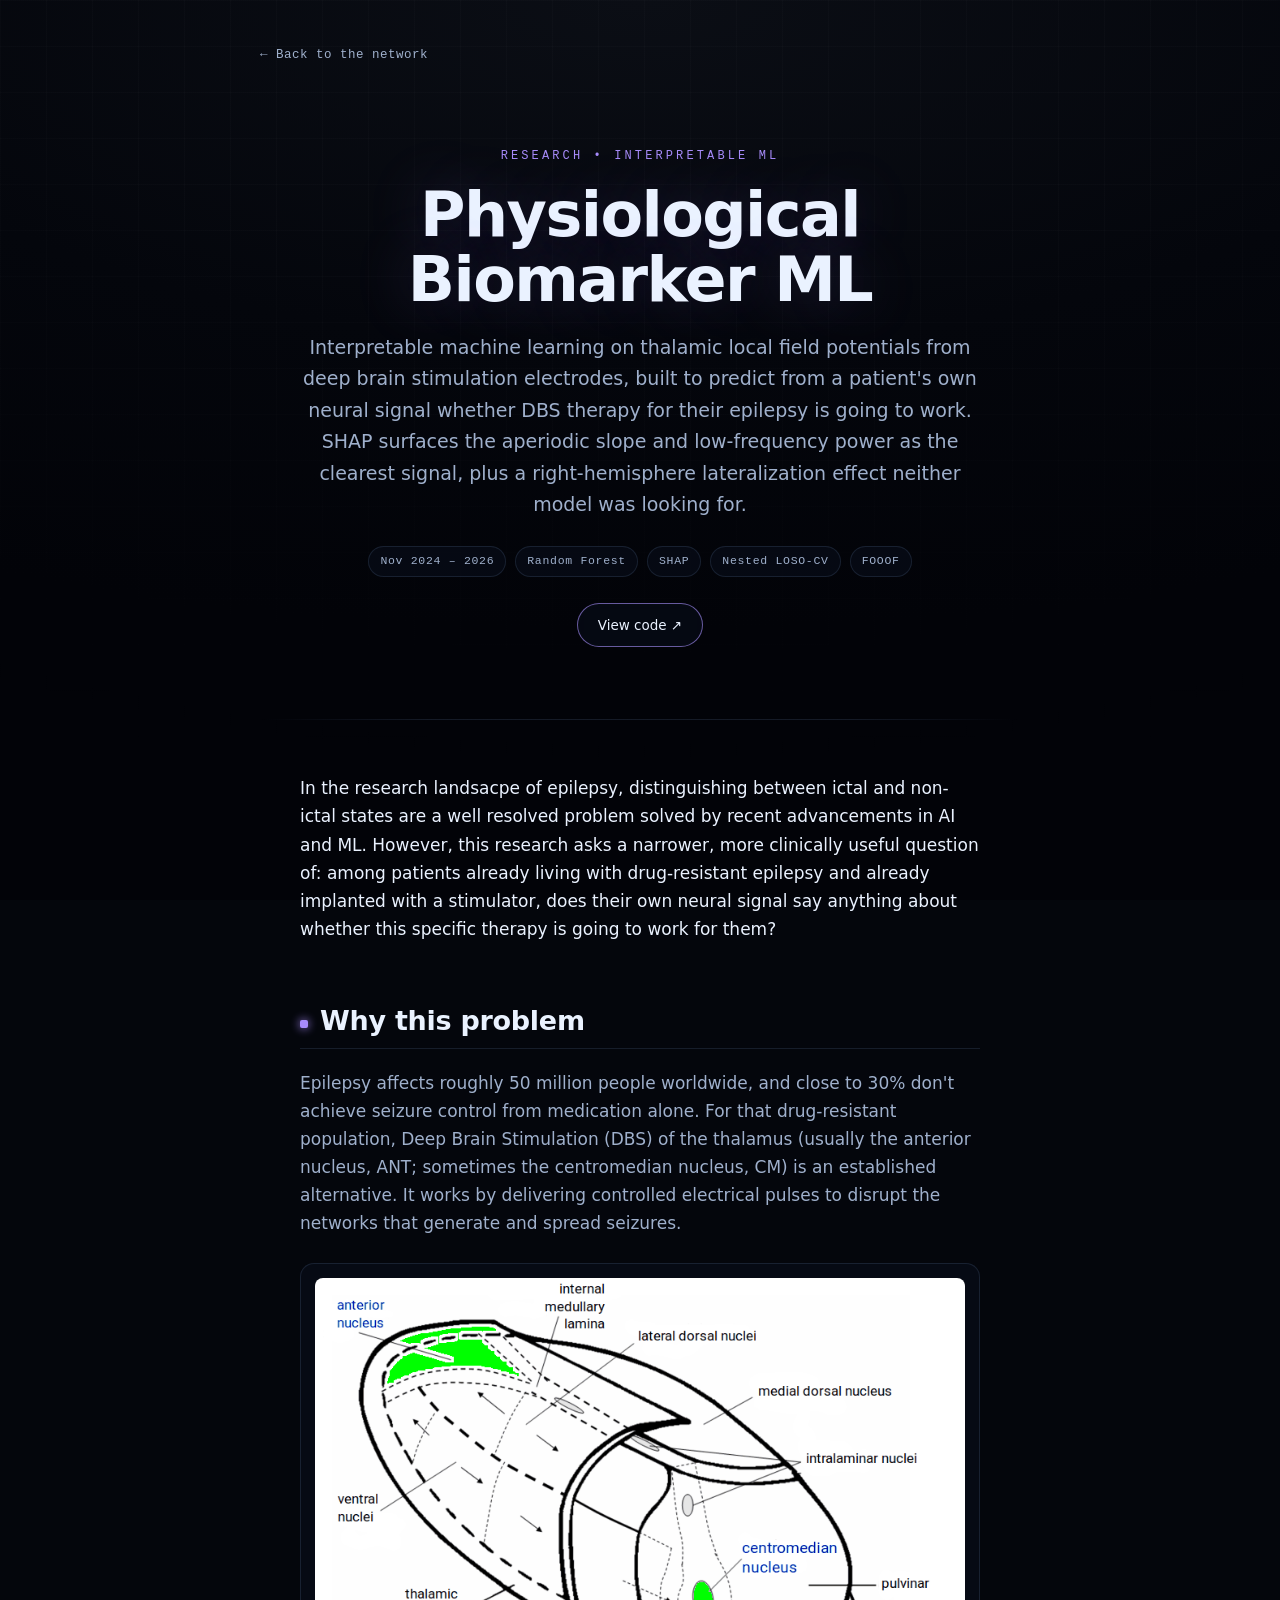
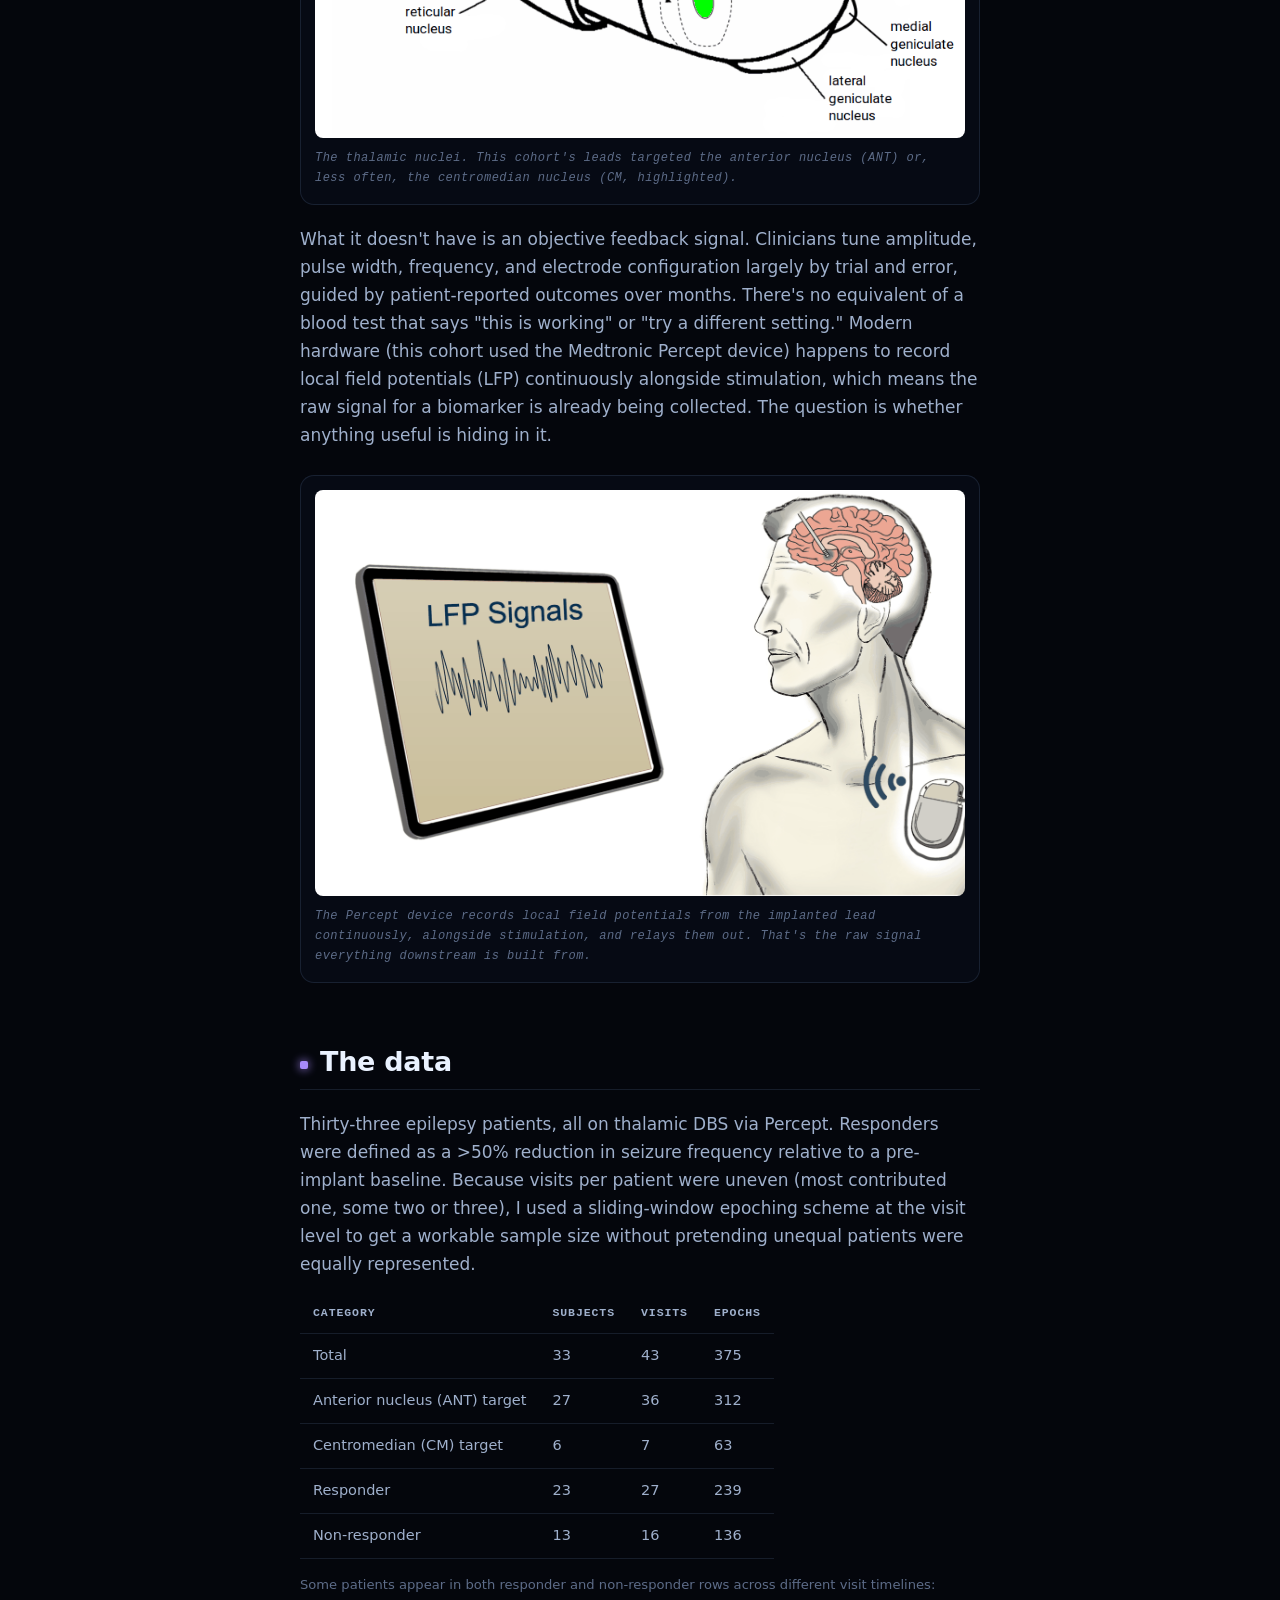
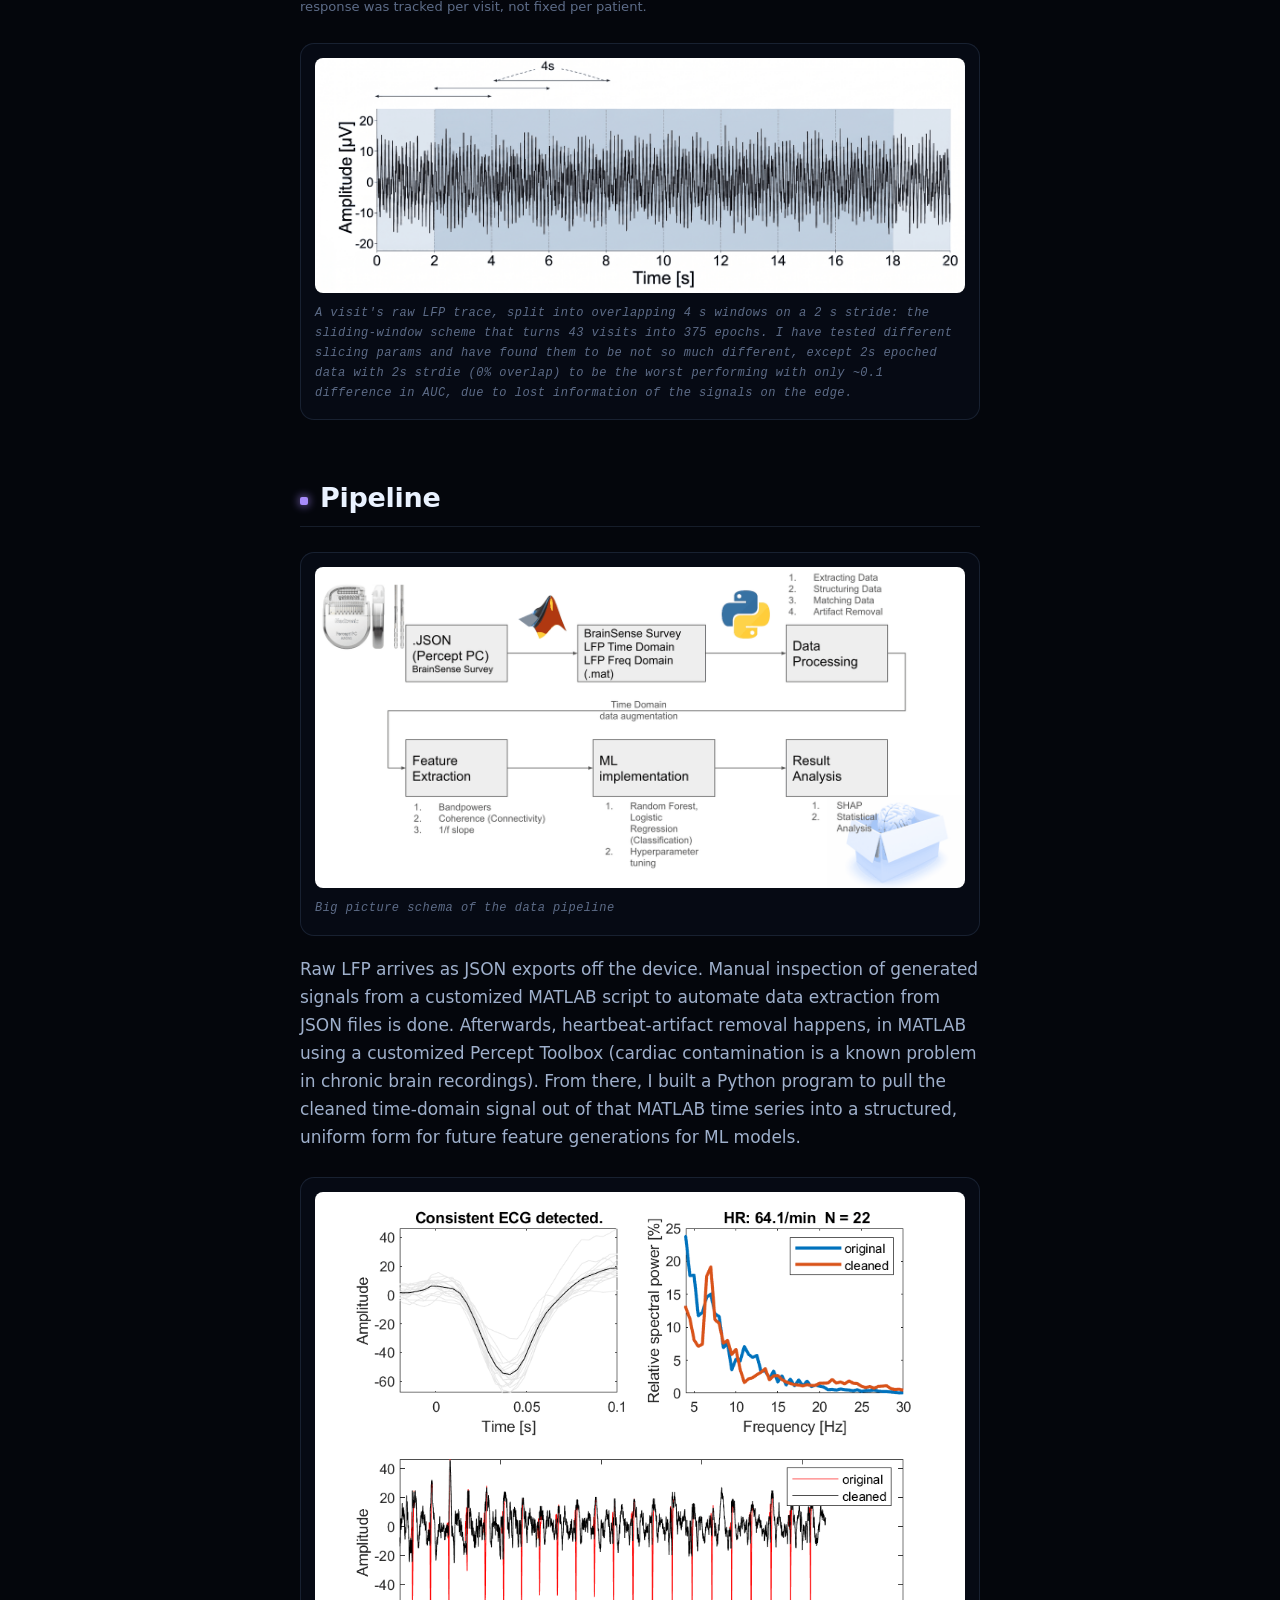
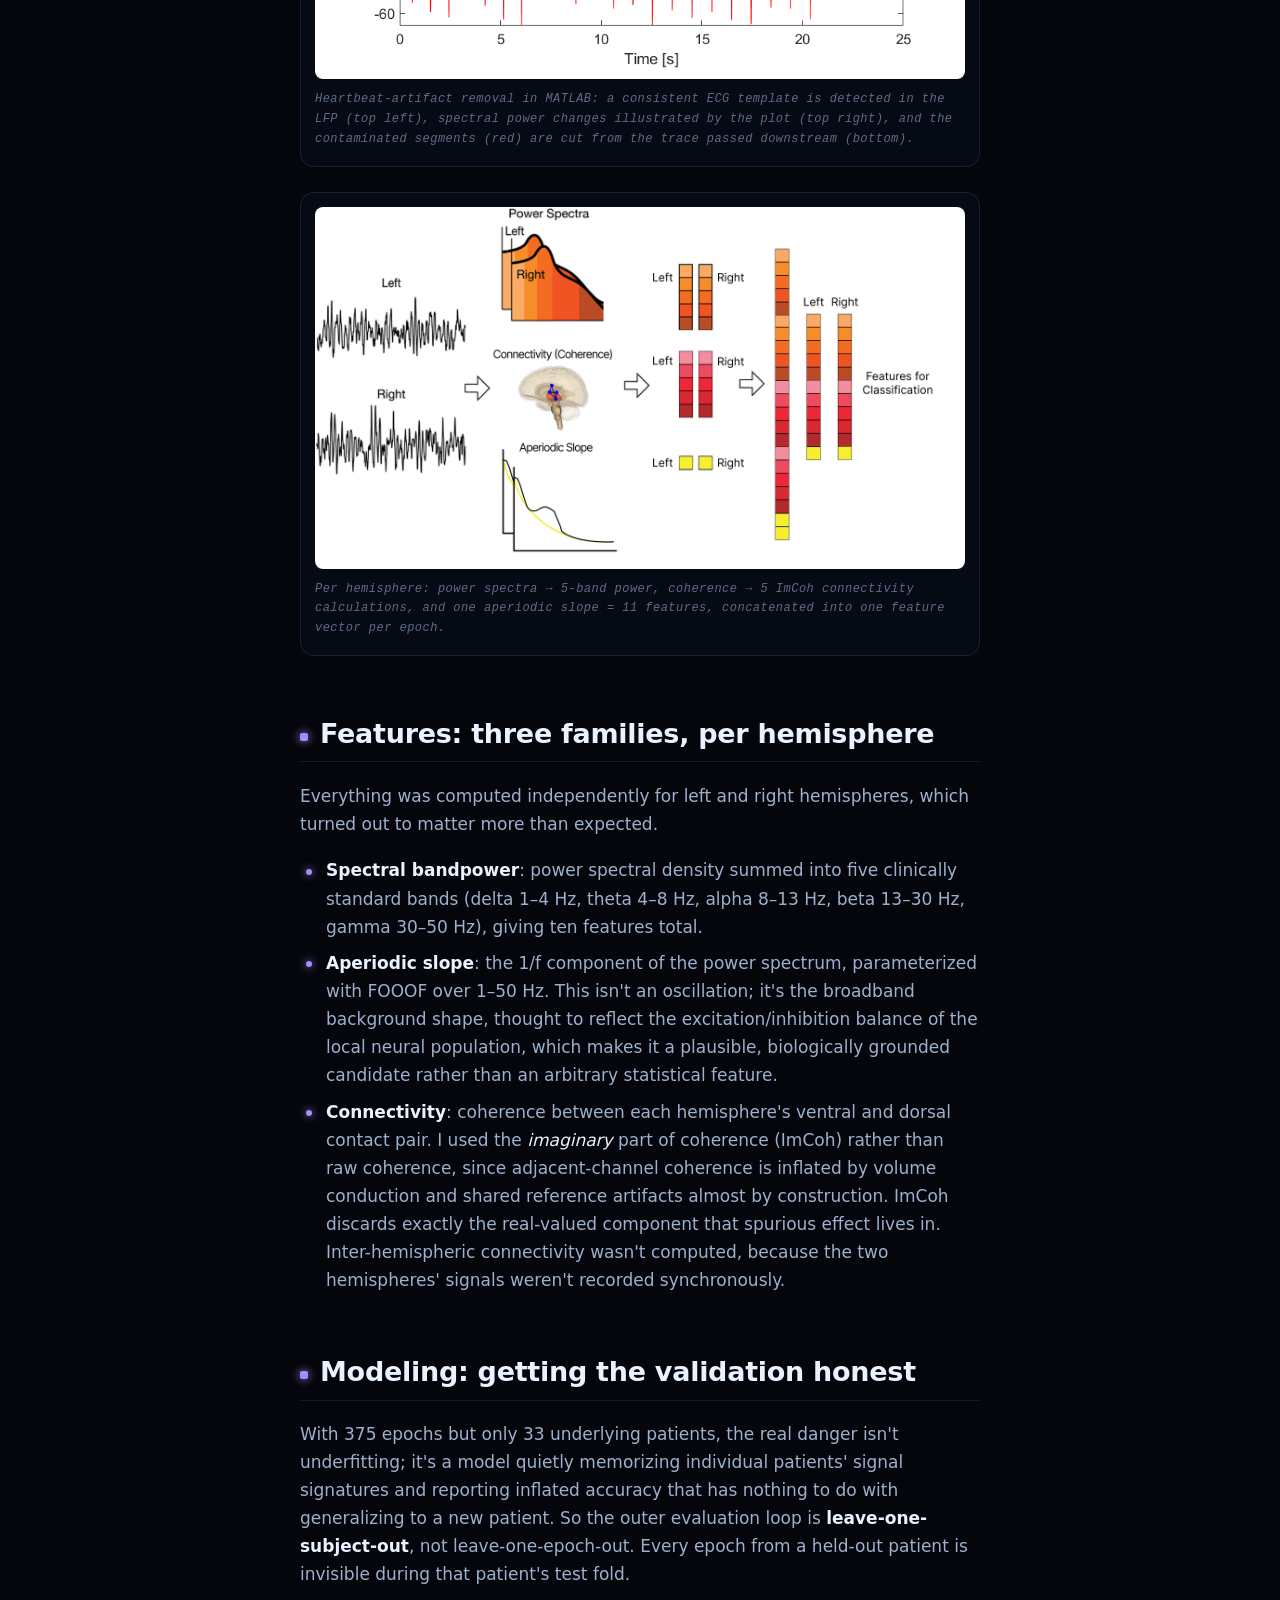
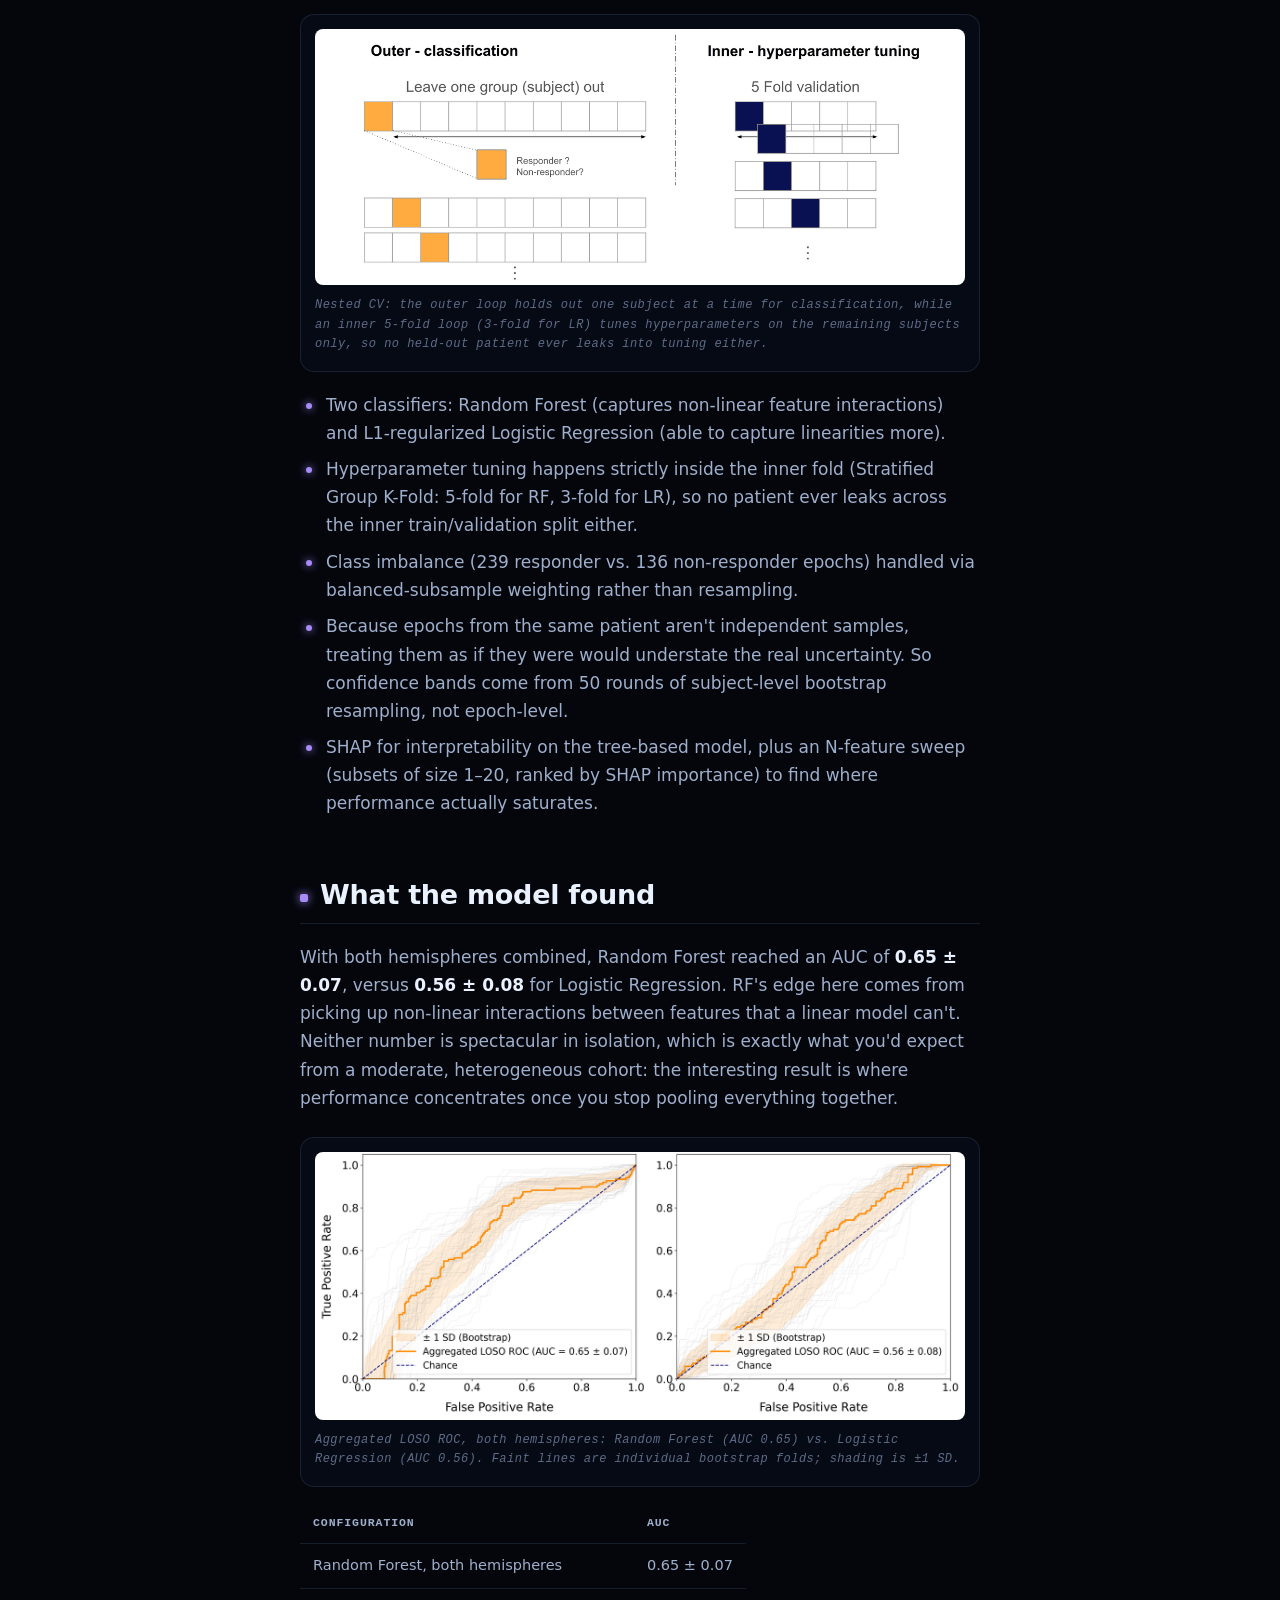
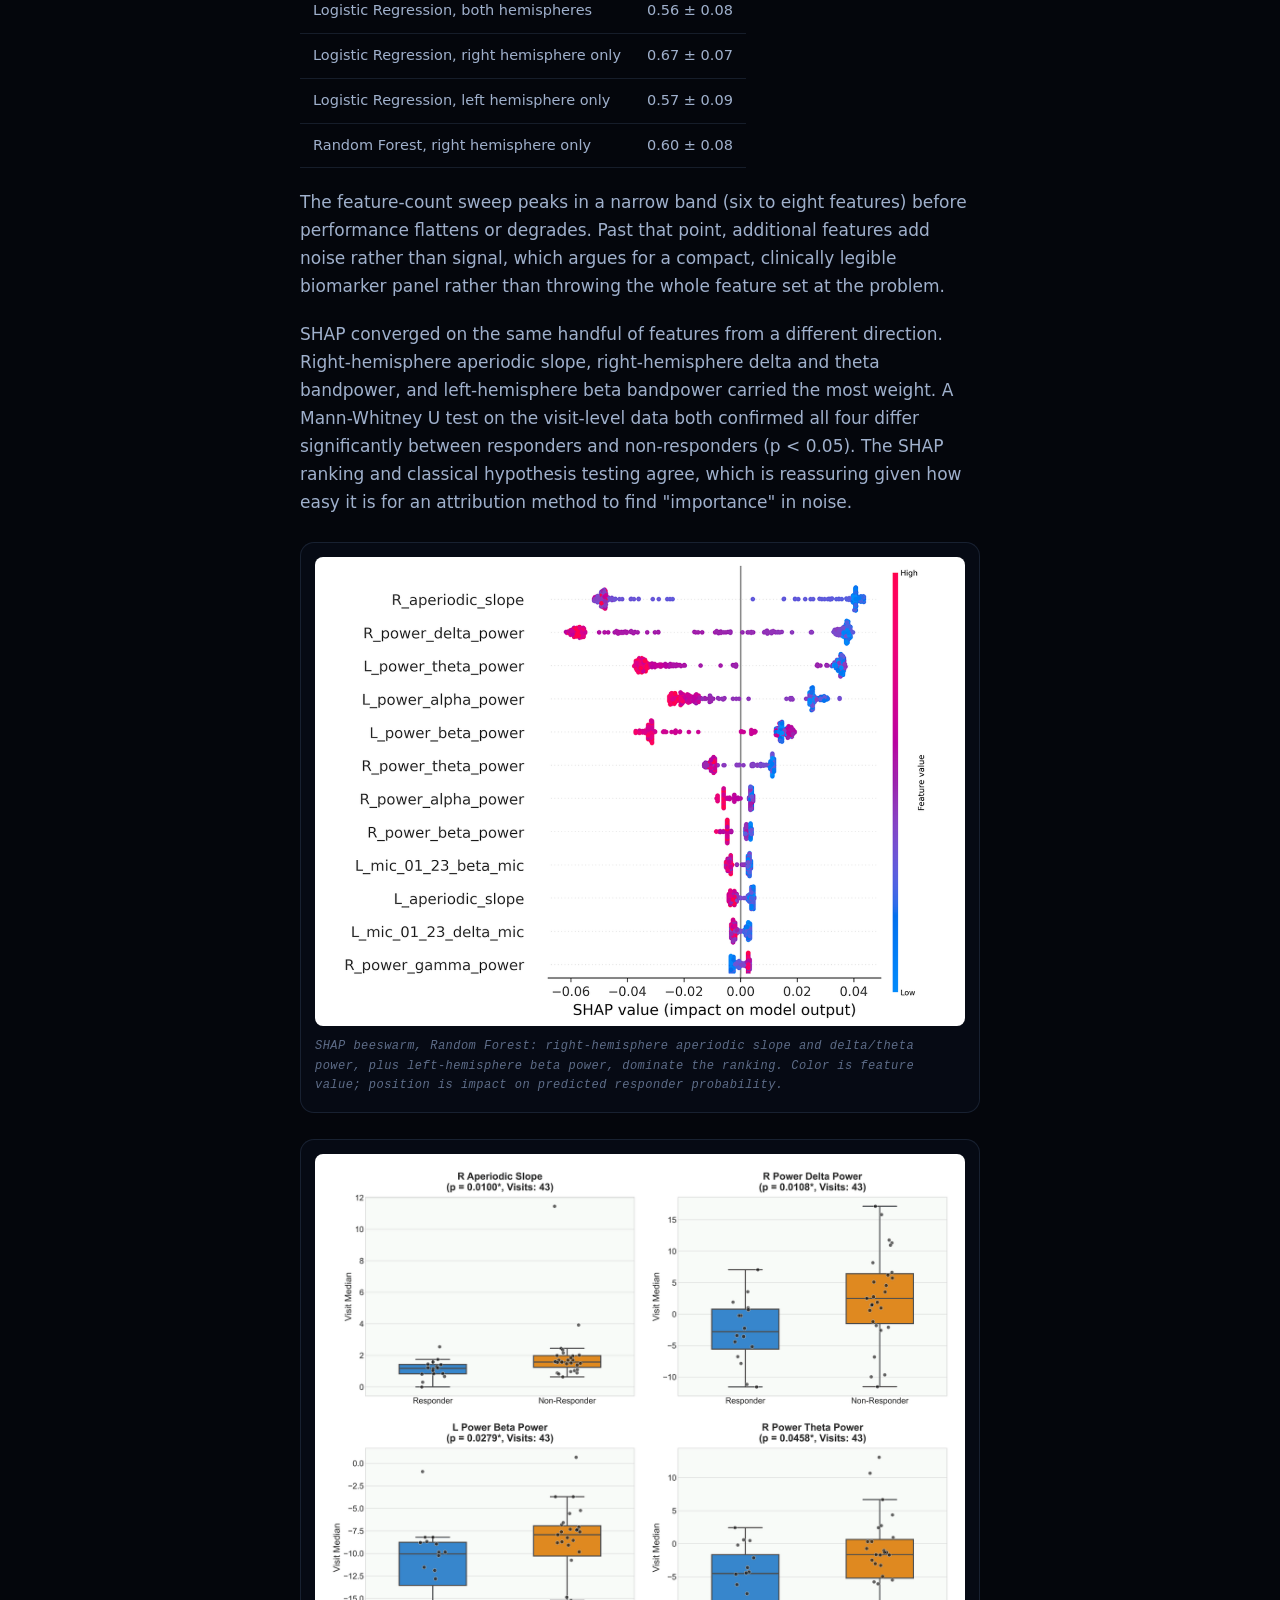
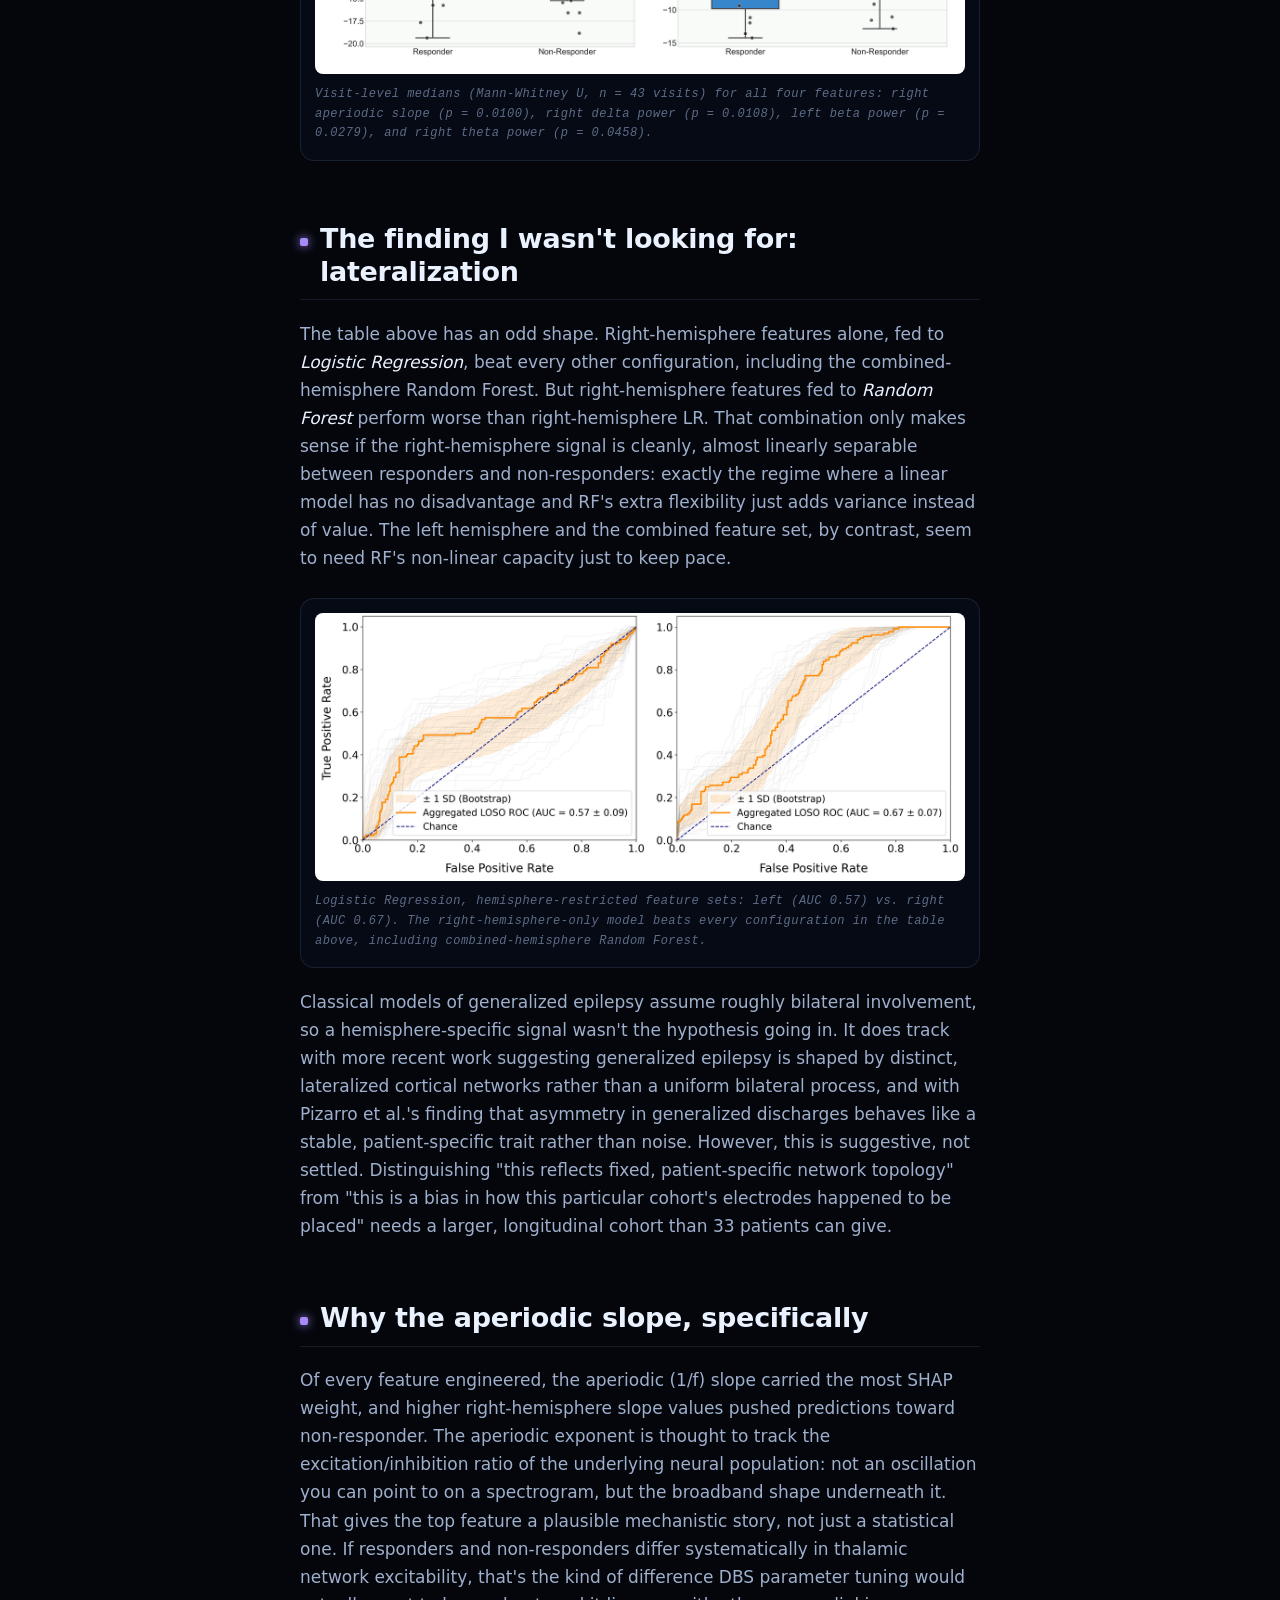
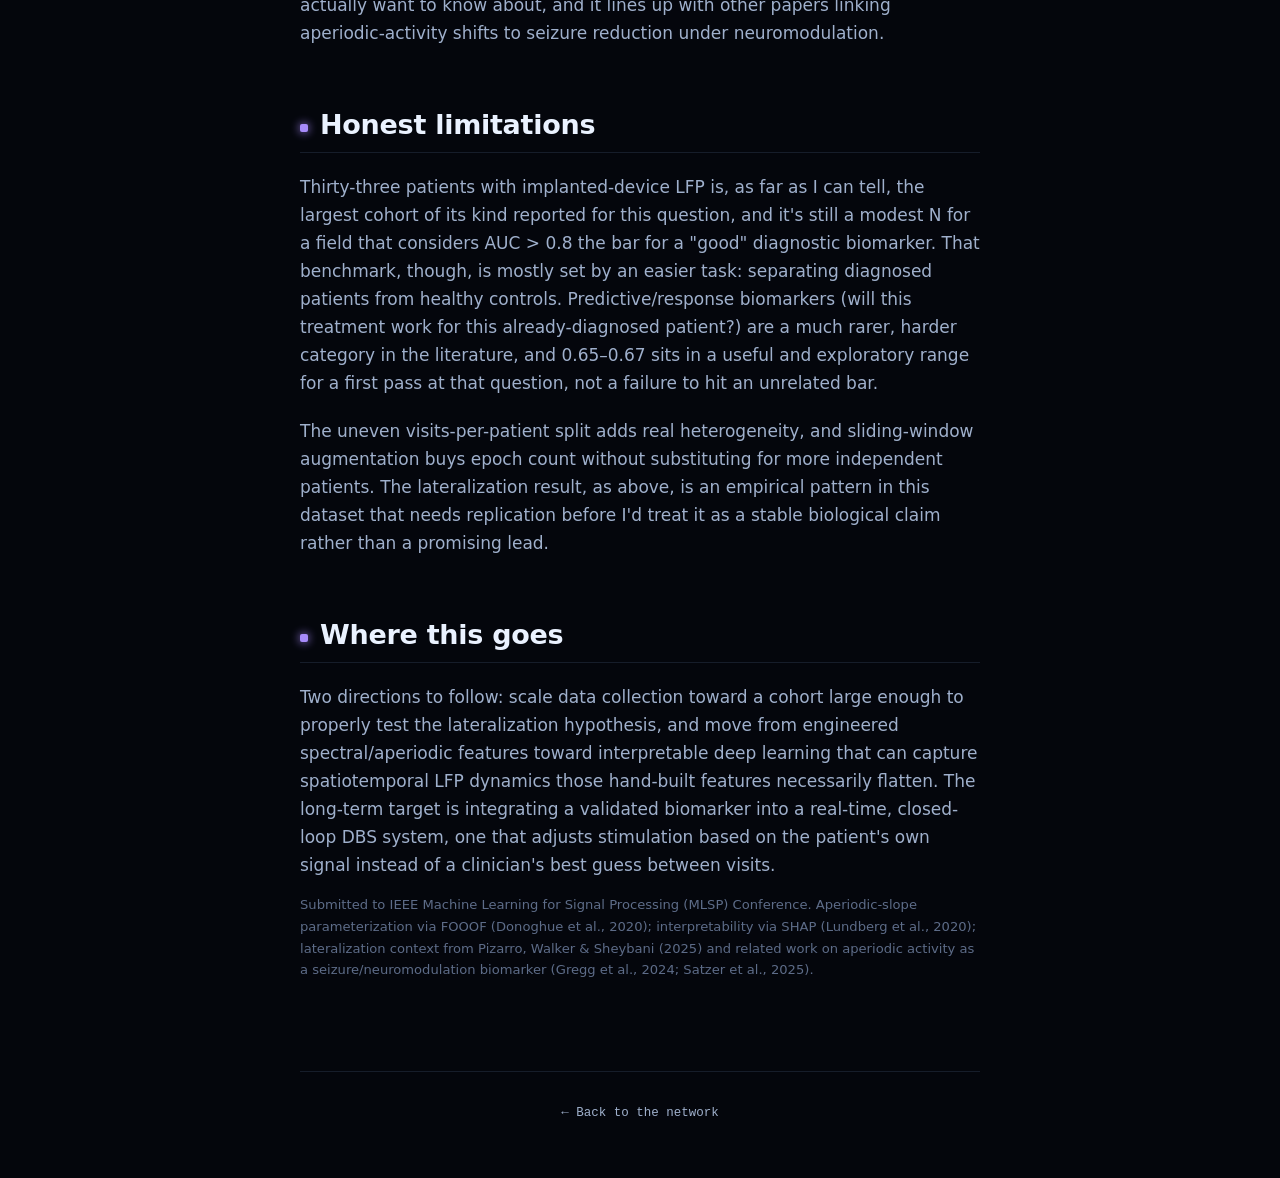
<file: projects/biomarker/index.html>
<!DOCTYPE html>
<html lang="en">
<head>
  <meta charset="utf-8" />
  <meta name="viewport" content="width=device-width, initial-scale=1" />
  <title>Physiological Biomarker ML — Dan Kim</title>
  <link rel="stylesheet" href="../project.css" />
  <style>
    .source-note { font-size: 0.82rem !important; color: var(--ink-dim) !important; }
    .content figure.shot {
      margin-top: 1.6em; padding: 14px 14px 16px;
      border: 1px solid var(--line); border-radius: 14px; background: var(--glass);
    }
    .content figure.shot img { border: none; border-radius: 8px; background: #fff; }
    .content figure.shot figcaption { text-align: left; font-style: italic; }
  </style>
</head>
<body style="--accent: #a78bfa;">
  <nav class="topbar"><a class="back" href="../../index.html">&larr; Back to the network</a></nav>

  <header class="hero">
    <span class="dot"></span>
    <p class="kicker">Research • Interpretable ML</p>
    <h1>Physiological Biomarker ML</h1>
    <p class="lede">Interpretable machine learning on thalamic local field potentials from deep brain stimulation electrodes, built to predict from a patient's own neural signal whether DBS therapy for their epilepsy is going to work. SHAP surfaces the aperiodic slope and low-frequency power as the clearest signal, plus a right-hemisphere lateralization effect neither model was looking for.</p>
    <div class="meta">
      <span>Nov 2024 – 2026</span>
      <span class="tag">Random Forest</span>
      <span class="tag">SHAP</span>
      <span class="tag">Nested LOSO-CV</span>
      <span class="tag">FOOOF</span>
    </div>
    <div class="actions">
      <a class="btn primary" href="https://github.com/ggasa" target="_blank" rel="noopener">View code &#8599;</a>
    </div>
  </header>

  <div class="rule"></div>

  <main class="content">
    <p class="lede" style="max-width:none; margin:0; text-align:left; color:var(--ink);"> In the research landsacpe of epilepsy, distinguishing between ictal and non-ictal states are a well resolved problem solved by recent advancements in AI and ML. However, this research asks a narrower, more clinically useful question of: among patients already living with drug-resistant epilepsy and already implanted with a stimulator, does their own neural signal say anything about whether this specific therapy is going to work for them?</p>

    <h2>Why this problem</h2>
    <p>Epilepsy affects roughly 50 million people worldwide, and close to 30% don't achieve seizure control from medication alone. For that drug-resistant population, Deep Brain Stimulation (DBS) of the thalamus (usually the anterior nucleus, ANT; sometimes the centromedian nucleus, CM) is an established alternative. It works by delivering controlled electrical pulses to disrupt the networks that generate and spread seizures.</p>
    <figure class="shot">
      <img src="img/thalamus-nuclei.png" alt="Labeled diagram of the thalamic nuclei, with the centromedian nucleus highlighted" />
      <figcaption>The thalamic nuclei. This cohort's leads targeted the anterior nucleus (ANT) or, less often, the centromedian nucleus (CM, highlighted).</figcaption>
    </figure>
    <p>What it doesn't have is an objective feedback signal. Clinicians tune amplitude, pulse width, frequency, and electrode configuration largely by trial and error, guided by patient-reported outcomes over months. There's no equivalent of a blood test that says "this is working" or "try a different setting." Modern hardware (this cohort used the Medtronic Percept device) happens to record local field potentials (LFP) continuously alongside stimulation, which means the raw signal for a biomarker is already being collected. The question is whether anything useful is hiding in it.</p>
    <figure class="shot">
      <img src="img/dbs-device.png" alt="Illustration of the implanted DBS lead in the brain wirelessly relaying LFP signal data to an external device" />
      <figcaption>The Percept device records local field potentials from the implanted lead continuously, alongside stimulation, and relays them out. That's the raw signal everything downstream is built from.</figcaption>
    </figure>

    <h2>The data</h2>
    <p>Thirty-three epilepsy patients, all on thalamic DBS via Percept. Responders were defined as a &gt;50% reduction in seizure frequency relative to a pre-implant baseline. Because visits per patient were uneven (most contributed one, some two or three), I used a sliding-window epoching scheme at the visit level to get a workable sample size without pretending unequal patients were equally represented.</p>
    <table>
      <tr><th>Category</th><th class="num">Subjects</th><th class="num">Visits</th><th class="num">Epochs</th></tr>
      <tr><td>Total</td><td class="num">33</td><td class="num">43</td><td class="num">375</td></tr>
      <tr><td>Anterior nucleus (ANT) target</td><td class="num">27</td><td class="num">36</td><td class="num">312</td></tr>
      <tr><td>Centromedian (CM) target</td><td class="num">6</td><td class="num">7</td><td class="num">63</td></tr>
      <tr><td>Responder</td><td class="num">23</td><td class="num">27</td><td class="num">239</td></tr>
      <tr><td>Non-responder</td><td class="num">13</td><td class="num">16</td><td class="num">136</td></tr>
    </table>
    <p class="source-note">Some patients appear in both responder and non-responder rows across different visit timelines: response was tracked per visit, not fixed per patient.</p>
    <figure class="shot">
      <img src="img/epoching.png" alt="20-second LFP trace divided into overlapping 4-second epochs on a 2-second stride" />
      <figcaption>A visit's raw LFP trace, split into overlapping 4 s windows on a 2 s stride: the sliding-window scheme that turns 43 visits into 375 epochs. I have tested different slicing params and have found them to be not so much different, except 2s epoched data with 2s strdie (0% overlap) to be the worst performing with only ~0.1 difference in AUC, due to lost information of the signals on the edge. </figcaption>
    </figure>

    <h2>Pipeline</h2>
      <figure class="shot">
        <img src="img/pipeline-overview.png" alt="Data pipeline of this research project"/>
        <figcaption>Big picture schema of the data pipeline</figcaption>
      </figure>
    <p>Raw LFP arrives as JSON exports off the device. Manual inspection of generated signals from a customized MATLAB script to automate data extraction from JSON files is done. Afterwards, heartbeat-artifact removal happens, in MATLAB using a customized Percept Toolbox (cardiac contamination is a known problem in chronic brain recordings). From there, I built a Python program to pull the cleaned time-domain signal out of that MATLAB time series into a structured, uniform form for future feature generations for ML models.</p>
    <figure class="shot">
      <img src="img/artifact-removal.png" alt="MATLAB heartbeat-artifact removal: detected ECG template, spectral power before and after cleaning, and the full trace with contaminated segments removed" />
      <figcaption>Heartbeat-artifact removal in MATLAB: a consistent ECG template is detected in the LFP (top left), spectral power changes illustrated by the plot (top right), and the contaminated segments (red) are cut from the trace passed downstream (bottom).</figcaption>
    </figure>
    <figure class="shot">
      <img src="img/pipeline.png" alt="Pipeline diagram: left and right hemisphere LFP feed power-spectra, coherence, and aperiodic-slope estimation, producing per-hemisphere feature vectors that concatenate into the classifier's feature set" />
      <figcaption>Per hemisphere: power spectra → 5-band power, coherence → 5 ImCoh connectivity calculations, and one aperiodic slope = 11 features, concatenated into one feature vector per epoch.</figcaption>
    </figure>

    <h2>Features: three families, per hemisphere</h2>
    <p>Everything was computed independently for left and right hemispheres, which turned out to matter more than expected.</p>
    <ul>
      <li><strong>Spectral bandpower</strong>: power spectral density summed into five clinically standard bands (delta 1&ndash;4 Hz, theta 4&ndash;8 Hz, alpha 8&ndash;13 Hz, beta 13&ndash;30 Hz, gamma 30&ndash;50 Hz), giving ten features total.</li>
      <li><strong>Aperiodic slope</strong>: the 1/f component of the power spectrum, parameterized with FOOOF over 1&ndash;50 Hz. This isn't an oscillation; it's the broadband background shape, thought to reflect the excitation/inhibition balance of the local neural population, which makes it a plausible, biologically grounded candidate rather than an arbitrary statistical feature.</li>
      <li><strong>Connectivity</strong>: coherence between each hemisphere's ventral and dorsal contact pair. I used the <em>imaginary</em> part of coherence (ImCoh) rather than raw coherence, since adjacent-channel coherence is inflated by volume conduction and shared reference artifacts almost by construction. ImCoh discards exactly the real-valued component that spurious effect lives in. Inter-hemispheric connectivity wasn't computed, because the two hemispheres' signals weren't recorded synchronously.</li>
    </ul>

    <h2>Modeling: getting the validation honest</h2>
    <p>With 375 epochs but only 33 underlying patients, the real danger isn't underfitting; it's a model quietly memorizing individual patients' signal signatures and reporting inflated accuracy that has nothing to do with generalizing to a new patient. So the outer evaluation loop is <strong>leave-one-subject-out</strong>, not leave-one-epoch-out. Every epoch from a held-out patient is invisible during that patient's test fold.</p>
    <figure class="shot">
      <img src="img/cvloop.png" alt="Nested cross-validation diagram: outer leave-one-subject-out loop for classification, inner 5-fold loop for hyperparameter tuning" />
      <figcaption>Nested CV: the outer loop holds out one subject at a time for classification, while an inner 5-fold loop (3-fold for LR) tunes hyperparameters on the remaining subjects only, so no held-out patient ever leaks into tuning either.</figcaption>
    </figure>
    <ul>
      <li>Two classifiers: Random Forest (captures non-linear feature interactions) and L1-regularized Logistic Regression (able to capture linearities more).</li>
      <li>Hyperparameter tuning happens strictly inside the inner fold (Stratified Group K-Fold: 5-fold for RF, 3-fold for LR), so no patient ever leaks across the inner train/validation split either.</li>
      <li>Class imbalance (239 responder vs. 136 non-responder epochs) handled via balanced-subsample weighting rather than resampling.</li>
      <li>Because epochs from the same patient aren't independent samples, treating them as if they were would understate the real uncertainty. So confidence bands come from 50 rounds of subject-level bootstrap resampling, not epoch-level.</li>
      <li>SHAP for interpretability on the tree-based model, plus an N-feature sweep (subsets of size 1&ndash;20, ranked by SHAP importance) to find where performance actually saturates.</li>
    </ul>

    <h2>What the model found</h2>
    <p>With both hemispheres combined, Random Forest reached an AUC of <strong>0.65 ± 0.07</strong>, versus <strong>0.56 ± 0.08</strong> for Logistic Regression. RF's edge here comes from picking up non-linear interactions between features that a linear model can't. Neither number is spectacular in isolation, which is exactly what you'd expect from a moderate, heterogeneous cohort: the interesting result is where performance concentrates once you stop pooling everything together.</p>
    <figure class="shot">
      <img src="img/roc-rf-vs-lr.png" alt="Aggregated leave-one-subject-out ROC curves for Random Forest (AUC 0.65) versus Logistic Regression (AUC 0.56), both hemispheres combined" />
      <figcaption>Aggregated LOSO ROC, both hemispheres: Random Forest (AUC 0.65) vs. Logistic Regression (AUC 0.56). Faint lines are individual bootstrap folds; shading is ±1 SD.</figcaption>
    </figure>
    <table>
      <tr><th>Configuration</th><th class="num">AUC</th></tr>
      <tr><td>Random Forest, both hemispheres</td><td class="num">0.65 &plusmn; 0.07</td></tr>
      <tr><td>Logistic Regression, both hemispheres</td><td class="num">0.56 &plusmn; 0.08</td></tr>
      <tr class="highlight"><td>Logistic Regression, right hemisphere only</td><td class="num">0.67 &plusmn; 0.07</td></tr>
      <tr><td>Logistic Regression, left hemisphere only</td><td class="num">0.57 &plusmn; 0.09</td></tr>
      <tr><td>Random Forest, right hemisphere only</td><td class="num">0.60 &plusmn; 0.08</td></tr>
    </table>
    <p>The feature-count sweep peaks in a narrow band (six to eight features) before performance flattens or degrades. Past that point, additional features add noise rather than signal, which argues for a compact, clinically legible biomarker panel rather than throwing the whole feature set at the problem.</p>
    <p>SHAP converged on the same handful of features from a different direction. Right-hemisphere aperiodic slope, right-hemisphere delta and theta bandpower, and left-hemisphere beta bandpower carried the most weight. A Mann-Whitney U test on the visit-level data both confirmed all four differ significantly between responders and non-responders (p &lt; 0.05). The SHAP ranking and classical hypothesis testing agree, which is reassuring given how easy it is for an attribution method to find "importance" in noise.</p>
    <figure class="shot">
      <img src="img/shap-beeswarm.png" alt="SHAP beeswarm plot ranking features by impact on model output, led by right-hemisphere aperiodic slope, right delta and theta power, and left beta power" />
      <figcaption>SHAP beeswarm, Random Forest: right-hemisphere aperiodic slope and delta/theta power, plus left-hemisphere beta power, dominate the ranking. Color is feature value; position is impact on predicted responder probability.</figcaption>
    </figure>
        <figure class="shot">
      <img src="img/boxplot-visit.png" alt="Box plots of visit-level medians for right aperiodic slope, right delta power, left beta power, and right theta power, each showing a significant responder vs. non-responder difference by Mann-Whitney U test" />
      <figcaption>Visit-level medians (Mann-Whitney U, n = 43 visits) for all four features: right aperiodic slope (p = 0.0100), right delta power (p = 0.0108), left beta power (p = 0.0279), and right theta power (p = 0.0458).</figcaption>
    </figure>

    <h2>The finding I wasn't looking for: lateralization</h2>
    <p>The table above has an odd shape. Right-hemisphere features alone, fed to <em>Logistic Regression</em>, beat every other configuration, including the combined-hemisphere Random Forest. But right-hemisphere features fed to <em>Random Forest</em> perform worse than right-hemisphere LR. That combination only makes sense if the right-hemisphere signal is cleanly, almost linearly separable between responders and non-responders: exactly the regime where a linear model has no disadvantage and RF's extra flexibility just adds variance instead of value. The left hemisphere and the combined feature set, by contrast, seem to need RF's non-linear capacity just to keep pace.</p>
    <figure class="shot">
      <img src="img/roc-lateralization.png" alt="Logistic Regression ROC curves comparing left hemisphere (AUC 0.57) versus right hemisphere (AUC 0.67) features" />
      <figcaption>Logistic Regression, hemisphere-restricted feature sets: left (AUC 0.57) vs. right (AUC 0.67). The right-hemisphere-only model beats every configuration in the table above, including combined-hemisphere Random Forest.</figcaption>
    </figure>
    <p>Classical models of generalized epilepsy assume roughly bilateral involvement, so a hemisphere-specific signal wasn't the hypothesis going in. It does track with more recent work suggesting generalized epilepsy is shaped by distinct, lateralized cortical networks rather than a uniform bilateral process, and with Pizarro et al.'s finding that asymmetry in generalized discharges behaves like a stable, patient-specific trait rather than noise. However, this is suggestive, not settled. Distinguishing "this reflects fixed, patient-specific network topology" from "this is a bias in how this particular cohort's electrodes happened to be placed" needs a larger, longitudinal cohort than 33 patients can give.</p>

    <h2>Why the aperiodic slope, specifically</h2>
    <p>Of every feature engineered, the aperiodic (1/f) slope carried the most SHAP weight, and higher right-hemisphere slope values pushed predictions toward non-responder. The aperiodic exponent is thought to track the excitation/inhibition ratio of the underlying neural population: not an oscillation you can point to on a spectrogram, but the broadband shape underneath it. That gives the top feature a plausible mechanistic story, not just a statistical one. If responders and non-responders differ systematically in thalamic network excitability, that's the kind of difference DBS parameter tuning would actually want to know about, and it lines up with other papers linking aperiodic-activity shifts to seizure reduction under neuromodulation.</p>

    <h2>Honest limitations</h2>
    <p>Thirty-three patients with implanted-device LFP is, as far as I can tell, the largest cohort of its kind reported for this question, and it's still a modest N for a field that considers AUC &gt; 0.8 the bar for a "good" diagnostic biomarker. That benchmark, though, is mostly set by an easier task: separating diagnosed patients from healthy controls. Predictive/response biomarkers (will this treatment work for this already-diagnosed patient?) are a much rarer, harder category in the literature, and 0.65&ndash;0.67 sits in a useful and exploratory range for a first pass at that question, not a failure to hit an unrelated bar.</p>
    <p>The uneven visits-per-patient split adds real heterogeneity, and sliding-window augmentation buys epoch count without substituting for more independent patients. The lateralization result, as above, is an empirical pattern in this dataset that needs replication before I'd treat it as a stable biological claim rather than a promising lead.</p>

    <h2>Where this goes</h2>
    <p>Two directions to follow: scale data collection toward a cohort large enough to properly test the lateralization hypothesis, and move from engineered spectral/aperiodic features toward interpretable deep learning that can capture spatiotemporal LFP dynamics those hand-built features necessarily flatten. The long-term target is integrating a validated biomarker into a real-time, closed-loop DBS system, one that adjusts stimulation based on the patient's own signal instead of a clinician's best guess between visits.</p>

    <p class="source-note">Submitted to IEEE Machine Learning for Signal Processing (MLSP) Conference. Aperiodic-slope parameterization via FOOOF (Donoghue et al., 2020); interpretability via SHAP (Lundberg et al., 2020); lateralization context from Pizarro, Walker &amp; Sheybani (2025) and related work on aperiodic activity as a seizure/neuromodulation biomarker (Gregg et al., 2024; Satzer et al., 2025).</p>
  </main>

  <footer class="foot"><a href="../../index.html">&larr; Back to the network</a></footer>
</body>
</html>
</file>
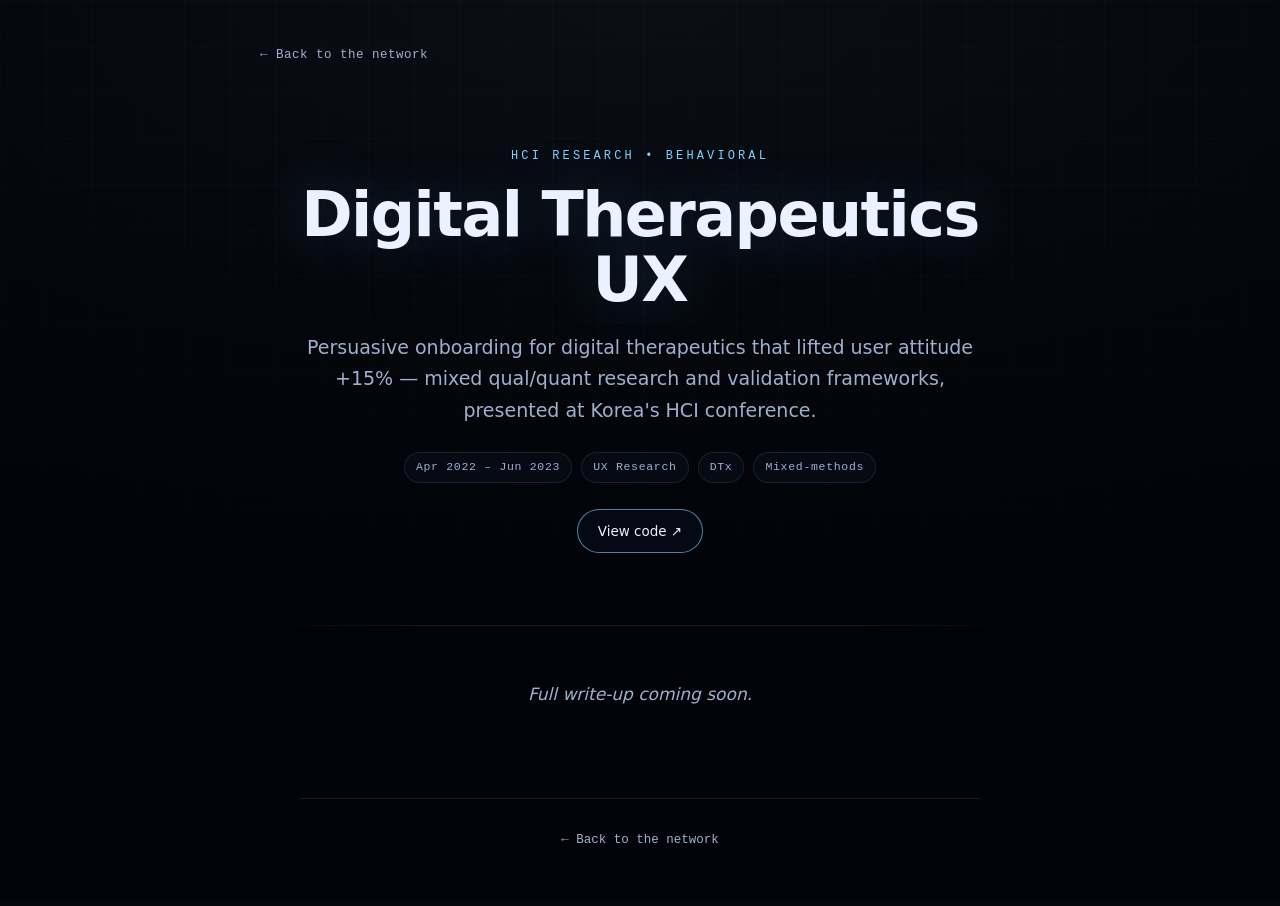
<file: projects/dtx/index.html>
<!DOCTYPE html>
<html lang="en">
<head>
  <meta charset="utf-8" />
  <meta name="viewport" content="width=device-width, initial-scale=1" />
  <title>Digital Therapeutics UX — Dan Kim</title>
  <link rel="stylesheet" href="../project.css" />
</head>
<body style="--accent: #7dd3fc;">
  <nav class="topbar"><a class="back" href="../../index.html">&larr; Back to the network</a></nav>

  <header class="hero">
    <span class="dot"></span>
    <p class="kicker">HCI Research • Behavioral</p>
    <h1>Digital Therapeutics UX</h1>
    <p class="lede">Persuasive onboarding for digital therapeutics that lifted user attitude +15% — mixed qual/quant research and validation frameworks, presented at Korea's HCI conference.</p>
    <div class="meta">
      <span>Apr 2022 – Jun 2023</span>
      <span class="tag">UX Research</span>
      <span class="tag">DTx</span>
      <span class="tag">Mixed-methods</span>
    </div>
    <div class="actions">
      <!-- Replace with the real repo / demo, or delete buttons you don't need -->
      <a class="btn primary" href="https://github.com/ggasa" target="_blank" rel="noopener">View code &#8599;</a>
    </div>
  </header>

  <div class="rule"></div>

  <main class="content">
    <!-- =====================================================================
         HOW TO FILL THIS IN
         Delete the <p class="soon"> line below and write your case study here.
         Everything inside <main class="content"> is auto-styled. Copy any of
         these blocks as a starting point:

         <h2>Section heading</h2>
         <p>A paragraph. Use <strong>bold</strong>, <em>italic</em>, and
            <a href="https://github.com/ggasa/your-repo">inline links</a>.</p>

         <h3>Sub-heading</h3>
         <ul>
           <li>Bulleted point</li>
           <li>Another point</li>
         </ul>

         <ol>
           <li>First numbered step</li>
           <li>Second step</li>
         </ol>

         <blockquote>A pulled-out quote or key result.</blockquote>

         <figure>
           <img src="media/screenshot.png" alt="Description" />
           <figcaption>Caption under the image.</figcaption>
         </figure>
         (put images right here in this project's own folder, or use ../../assets/…)

         <pre><code>// a code block
result = model.predict(x)</code></pre>

         Inline <code>code</code> works too.

         <table>
           <tr><th>Metric</th><th>Value</th></tr>
           <tr><td>Accuracy</td><td>70%</td></tr>
         </table>

         Add another button in the hero .actions with: <a class="btn" href="…">Label ↗</a>
    ====================================================================== -->
    <p class="soon">Full write-up coming soon.</p>
  </main>

  <footer class="foot"><a href="../../index.html">&larr; Back to the network</a></footer>
</body>
</html>
</file>
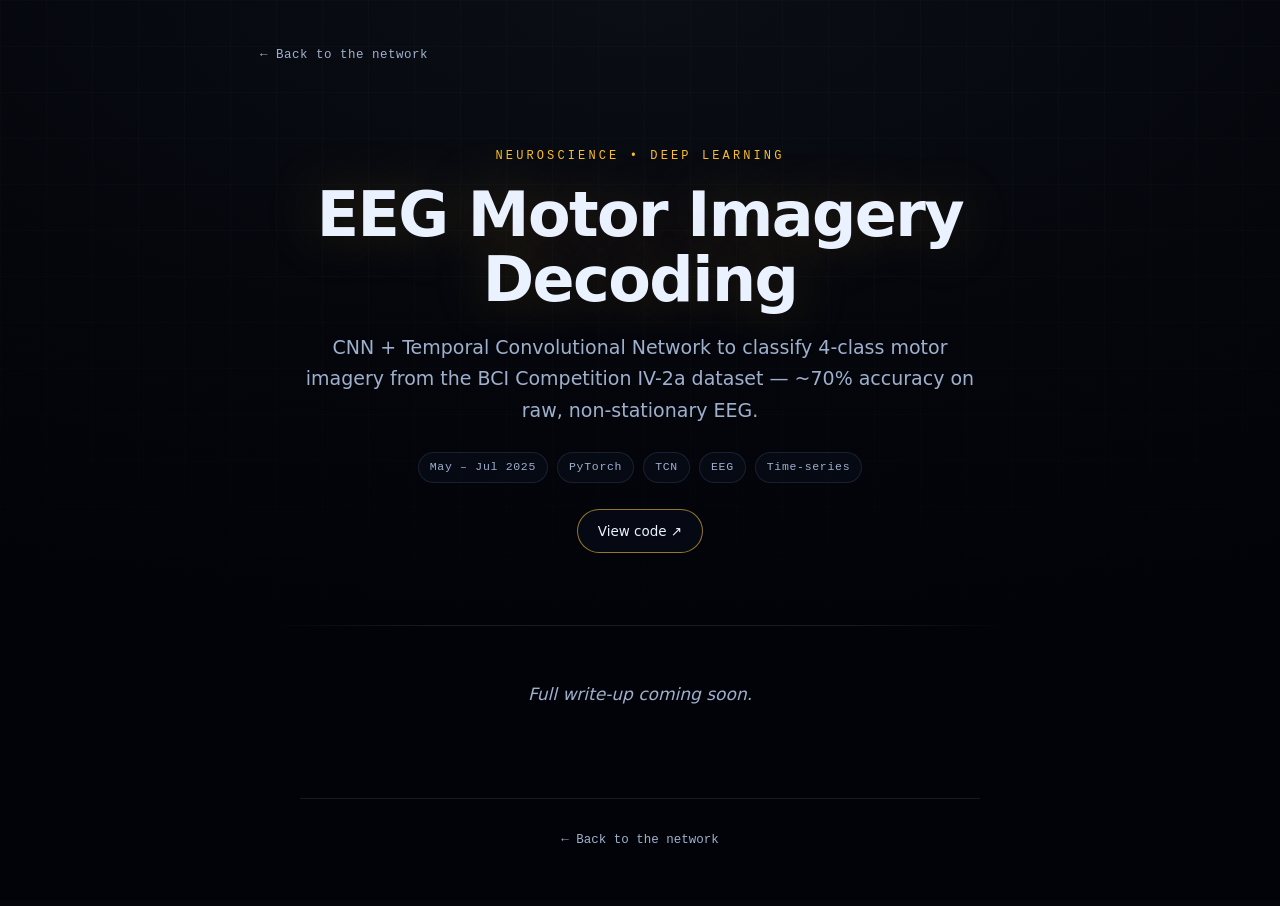
<file: projects/eeg/index.html>
<!DOCTYPE html>
<html lang="en">
<head>
  <meta charset="utf-8" />
  <meta name="viewport" content="width=device-width, initial-scale=1" />
  <title>EEG Motor Imagery Decoding — Dan Kim</title>
  <link rel="stylesheet" href="../project.css" />
</head>
<body style="--accent: #fbbf24;">
  <nav class="topbar"><a class="back" href="../../index.html">&larr; Back to the network</a></nav>

  <header class="hero">
    <span class="dot"></span>
    <p class="kicker">Neuroscience • Deep Learning</p>
    <h1>EEG Motor Imagery Decoding</h1>
    <p class="lede">CNN + Temporal Convolutional Network to classify 4-class motor imagery from the BCI Competition IV-2a dataset — ~70% accuracy on raw, non-stationary EEG.</p>
    <div class="meta">
      <span>May – Jul 2025</span>
      <span class="tag">PyTorch</span>
      <span class="tag">TCN</span>
      <span class="tag">EEG</span>
      <span class="tag">Time-series</span>
    </div>
    <div class="actions">
      <!-- Replace with the real repo / demo, or delete buttons you don't need -->
      <a class="btn primary" href="https://github.com/ggasa" target="_blank" rel="noopener">View code &#8599;</a>
    </div>
  </header>

  <div class="rule"></div>

  <main class="content">
    <!-- =====================================================================
         HOW TO FILL THIS IN
         Delete the <p class="soon"> line below and write your case study here.
         Everything inside <main class="content"> is auto-styled. Copy any of
         these blocks as a starting point:

         <h2>Section heading</h2>
         <p>A paragraph. Use <strong>bold</strong>, <em>italic</em>, and
            <a href="https://github.com/ggasa/your-repo">inline links</a>.</p>

         <h3>Sub-heading</h3>
         <ul>
           <li>Bulleted point</li>
           <li>Another point</li>
         </ul>

         <ol>
           <li>First numbered step</li>
           <li>Second step</li>
         </ol>

         <blockquote>A pulled-out quote or key result.</blockquote>

         <figure>
           <img src="media/screenshot.png" alt="Description" />
           <figcaption>Caption under the image.</figcaption>
         </figure>
         (put images right here in this project's own folder, or use ../../assets/…)

         <pre><code>// a code block
result = model.predict(x)</code></pre>

         Inline <code>code</code> works too.

         <table>
           <tr><th>Metric</th><th>Value</th></tr>
           <tr><td>Accuracy</td><td>70%</td></tr>
         </table>

         Add another button in the hero .actions with: <a class="btn" href="…">Label ↗</a>
    ====================================================================== -->
    <p class="soon">Full write-up coming soon.</p>
  </main>

  <footer class="foot"><a href="../../index.html">&larr; Back to the network</a></footer>
</body>
</html>
</file>
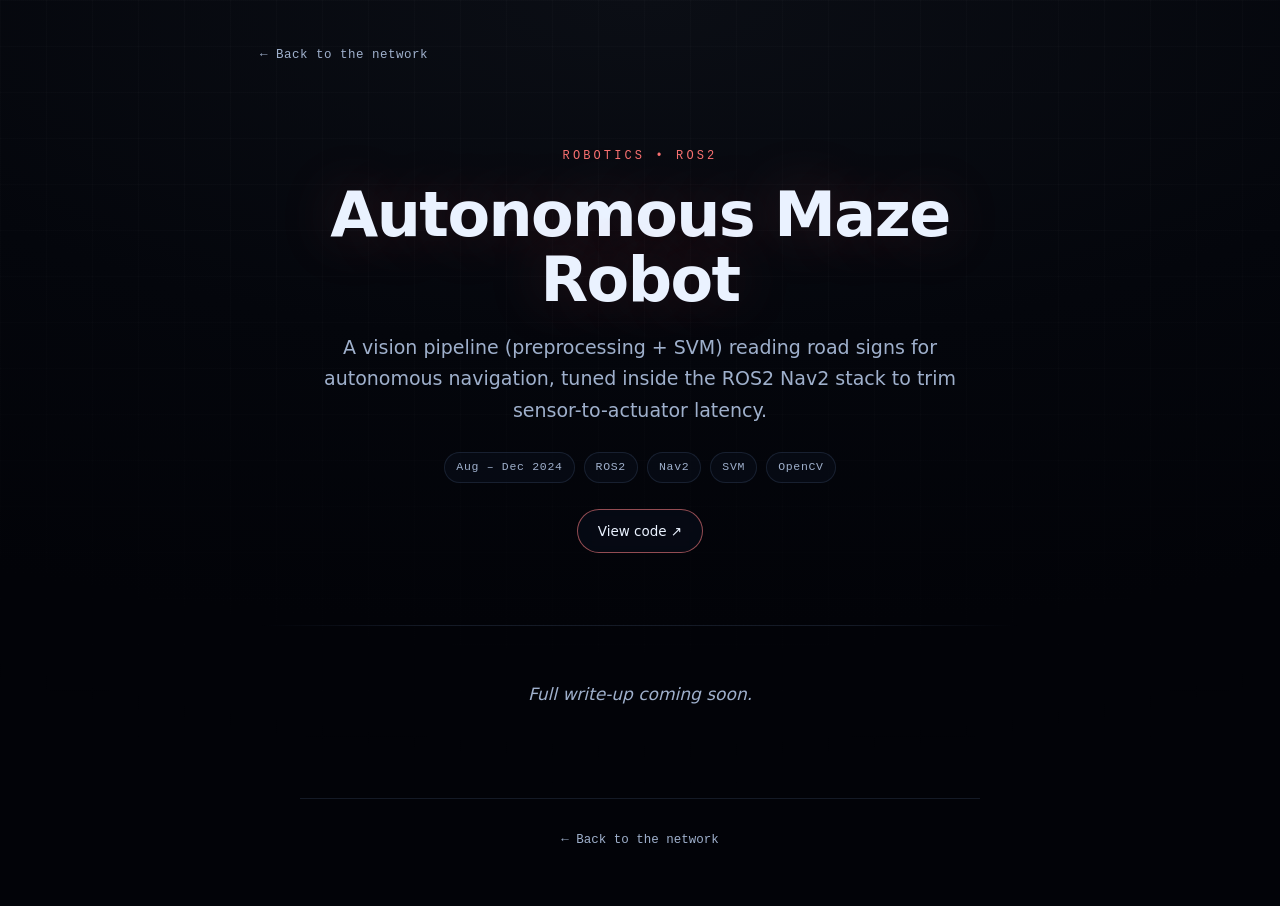
<file: projects/maze/index.html>
<!DOCTYPE html>
<html lang="en">
<head>
  <meta charset="utf-8" />
  <meta name="viewport" content="width=device-width, initial-scale=1" />
  <title>Autonomous Maze Robot — Dan Kim</title>
  <link rel="stylesheet" href="../project.css" />
</head>
<body style="--accent: #f87171;">
  <nav class="topbar"><a class="back" href="../../index.html">&larr; Back to the network</a></nav>

  <header class="hero">
    <span class="dot"></span>
    <p class="kicker">Robotics • ROS2</p>
    <h1>Autonomous Maze Robot</h1>
    <p class="lede">A vision pipeline (preprocessing + SVM) reading road signs for autonomous navigation, tuned inside the ROS2 Nav2 stack to trim sensor-to-actuator latency.</p>
    <div class="meta">
      <span>Aug – Dec 2024</span>
      <span class="tag">ROS2</span>
      <span class="tag">Nav2</span>
      <span class="tag">SVM</span>
      <span class="tag">OpenCV</span>
    </div>
    <div class="actions">
      <!-- Replace with the real repo / demo, or delete buttons you don't need -->
      <a class="btn primary" href="https://github.com/ggasa" target="_blank" rel="noopener">View code &#8599;</a>
    </div>
  </header>

  <div class="rule"></div>

  <main class="content">
    <!-- =====================================================================
         HOW TO FILL THIS IN
         Delete the <p class="soon"> line below and write your case study here.
         Everything inside <main class="content"> is auto-styled. Copy any of
         these blocks as a starting point:

         <h2>Section heading</h2>
         <p>A paragraph. Use <strong>bold</strong>, <em>italic</em>, and
            <a href="https://github.com/ggasa/your-repo">inline links</a>.</p>

         <h3>Sub-heading</h3>
         <ul>
           <li>Bulleted point</li>
           <li>Another point</li>
         </ul>

         <ol>
           <li>First numbered step</li>
           <li>Second step</li>
         </ol>

         <blockquote>A pulled-out quote or key result.</blockquote>

         <figure>
           <img src="media/screenshot.png" alt="Description" />
           <figcaption>Caption under the image.</figcaption>
         </figure>
         (put images right here in this project's own folder, or use ../../assets/…)

         <pre><code>// a code block
result = model.predict(x)</code></pre>

         Inline <code>code</code> works too.

         <table>
           <tr><th>Metric</th><th>Value</th></tr>
           <tr><td>Accuracy</td><td>70%</td></tr>
         </table>

         Add another button in the hero .actions with: <a class="btn" href="…">Label ↗</a>
    ====================================================================== -->
    <p class="soon">Full write-up coming soon.</p>
  </main>

  <footer class="foot"><a href="../../index.html">&larr; Back to the network</a></footer>
</body>
</html>
</file>
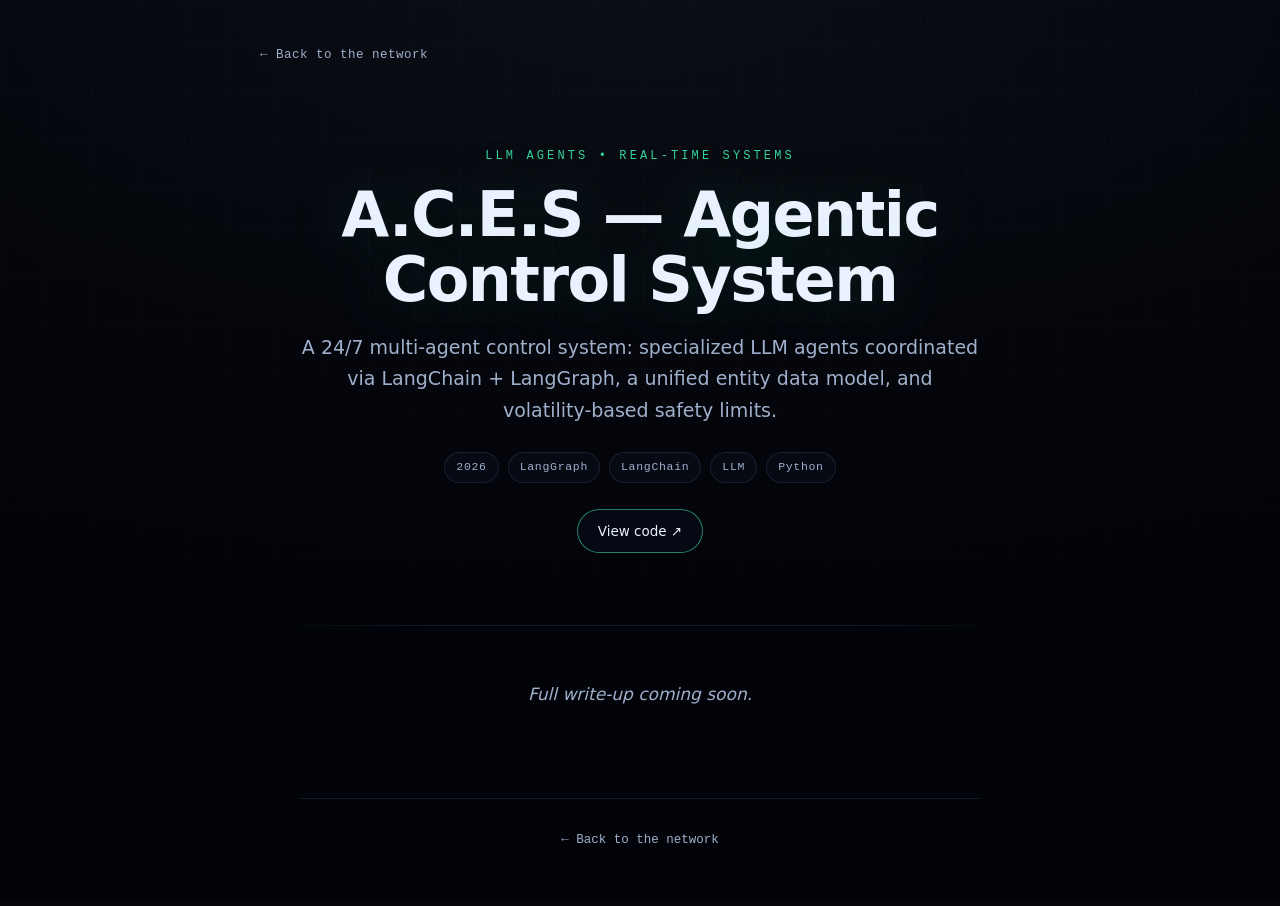
<file: projects/aces.html>
<!DOCTYPE html>
<html lang="en">
<head>
  <meta charset="utf-8" />
  <meta name="viewport" content="width=device-width, initial-scale=1" />
  <title>A.C.E.S — Agentic Control System — Dan Kim</title>
  <link rel="stylesheet" href="project.css" />
</head>
<body style="--accent: #34d399;">
  <nav class="topbar"><a class="back" href="../index.html">&larr; Back to the network</a></nav>

  <header class="hero">
    <span class="dot"></span>
    <p class="kicker">LLM Agents • Real-time Systems</p>
    <h1>A.C.E.S — Agentic Control System</h1>
    <p class="lede">A 24/7 multi-agent control system: specialized LLM agents coordinated via LangChain + LangGraph, a unified entity data model, and volatility-based safety limits.</p>
    <div class="meta">
      <span>2026</span>
      <span class="tag">LangGraph</span>
      <span class="tag">LangChain</span>
      <span class="tag">LLM</span>
      <span class="tag">Python</span>
    </div>
    <div class="actions">
      <!-- Replace with the real repo / demo, or delete buttons you don't need -->
      <a class="btn primary" href="https://github.com/ggasa" target="_blank" rel="noopener">View code &#8599;</a>
    </div>
  </header>

  <div class="rule"></div>

  <main class="content">
    <!-- =====================================================================
         HOW TO FILL THIS IN
         Delete the <p class="soon"> line below and write your case study here.
         Everything inside <main class="content"> is auto-styled. Copy any of
         these blocks as a starting point:

         <h2>Section heading</h2>
         <p>A paragraph. Use <strong>bold</strong>, <em>italic</em>, and
            <a href="https://github.com/ggasa/your-repo">inline links</a>.</p>

         <h3>Sub-heading</h3>
         <ul>
           <li>Bulleted point</li>
           <li>Another point</li>
         </ul>

         <ol>
           <li>First numbered step</li>
           <li>Second step</li>
         </ol>

         <blockquote>A pulled-out quote or key result.</blockquote>

         <figure>
           <img src="media/screenshot.png" alt="Description" />
           <figcaption>Caption under the image.</figcaption>
         </figure>
         (put images in a projects/media/ folder, or use ../assets/…)

         <pre><code>// a code block
result = model.predict(x)</code></pre>

         Inline <code>code</code> works too.

         <table>
           <tr><th>Metric</th><th>Value</th></tr>
           <tr><td>Accuracy</td><td>70%</td></tr>
         </table>

         Add another button in the hero .actions with: <a class="btn" href="…">Label ↗</a>
    ====================================================================== -->
    <p class="soon">Full write-up coming soon.</p>
  </main>

  <footer class="foot"><a href="../index.html">&larr; Back to the network</a></footer>
</body>
</html>
</file>
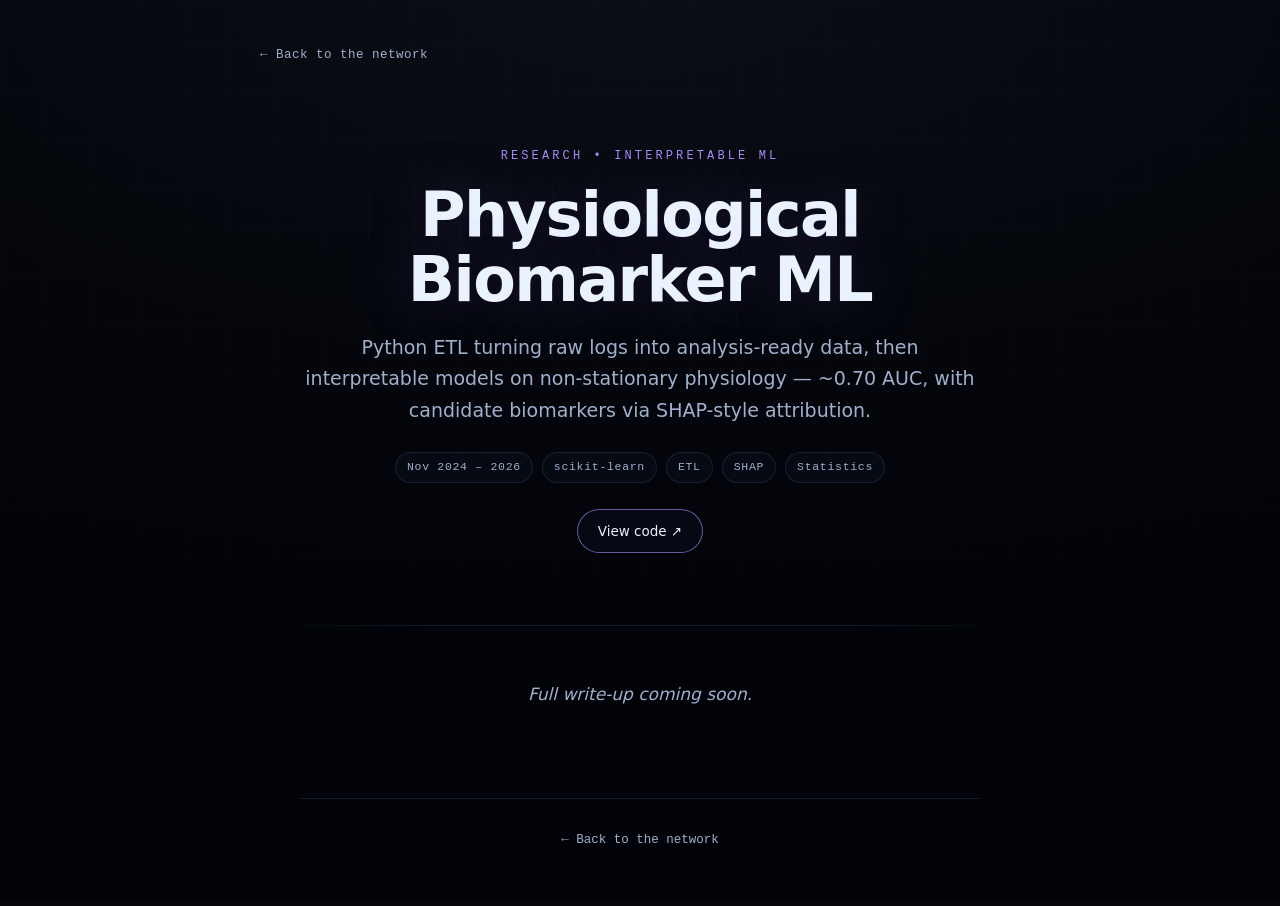
<file: projects/biomarker.html>
<!DOCTYPE html>
<html lang="en">
<head>
  <meta charset="utf-8" />
  <meta name="viewport" content="width=device-width, initial-scale=1" />
  <title>Physiological Biomarker ML — Dan Kim</title>
  <link rel="stylesheet" href="project.css" />
</head>
<body style="--accent: #a78bfa;">
  <nav class="topbar"><a class="back" href="../index.html">&larr; Back to the network</a></nav>

  <header class="hero">
    <span class="dot"></span>
    <p class="kicker">Research • Interpretable ML</p>
    <h1>Physiological Biomarker ML</h1>
    <p class="lede">Python ETL turning raw logs into analysis-ready data, then interpretable models on non-stationary physiology — ~0.70 AUC, with candidate biomarkers via SHAP-style attribution.</p>
    <div class="meta">
      <span>Nov 2024 – 2026</span>
      <span class="tag">scikit-learn</span>
      <span class="tag">ETL</span>
      <span class="tag">SHAP</span>
      <span class="tag">Statistics</span>
    </div>
    <div class="actions">
      <!-- Replace with the real repo / demo, or delete buttons you don't need -->
      <a class="btn primary" href="https://github.com/ggasa" target="_blank" rel="noopener">View code &#8599;</a>
    </div>
  </header>

  <div class="rule"></div>

  <main class="content">
    <!-- =====================================================================
         HOW TO FILL THIS IN
         Delete the <p class="soon"> line below and write your case study here.
         Everything inside <main class="content"> is auto-styled. Copy any of
         these blocks as a starting point:

         <h2>Section heading</h2>
         <p>A paragraph. Use <strong>bold</strong>, <em>italic</em>, and
            <a href="https://github.com/ggasa/your-repo">inline links</a>.</p>

         <h3>Sub-heading</h3>
         <ul>
           <li>Bulleted point</li>
           <li>Another point</li>
         </ul>

         <ol>
           <li>First numbered step</li>
           <li>Second step</li>
         </ol>

         <blockquote>A pulled-out quote or key result.</blockquote>

         <figure>
           <img src="media/screenshot.png" alt="Description" />
           <figcaption>Caption under the image.</figcaption>
         </figure>
         (put images in a projects/media/ folder, or use ../assets/…)

         <pre><code>// a code block
result = model.predict(x)</code></pre>

         Inline <code>code</code> works too.

         <table>
           <tr><th>Metric</th><th>Value</th></tr>
           <tr><td>Accuracy</td><td>70%</td></tr>
         </table>

         Add another button in the hero .actions with: <a class="btn" href="…">Label ↗</a>
    ====================================================================== -->
    <p class="soon">Full write-up coming soon.</p>
  </main>

  <footer class="foot"><a href="../index.html">&larr; Back to the network</a></footer>
</body>
</html>
</file>
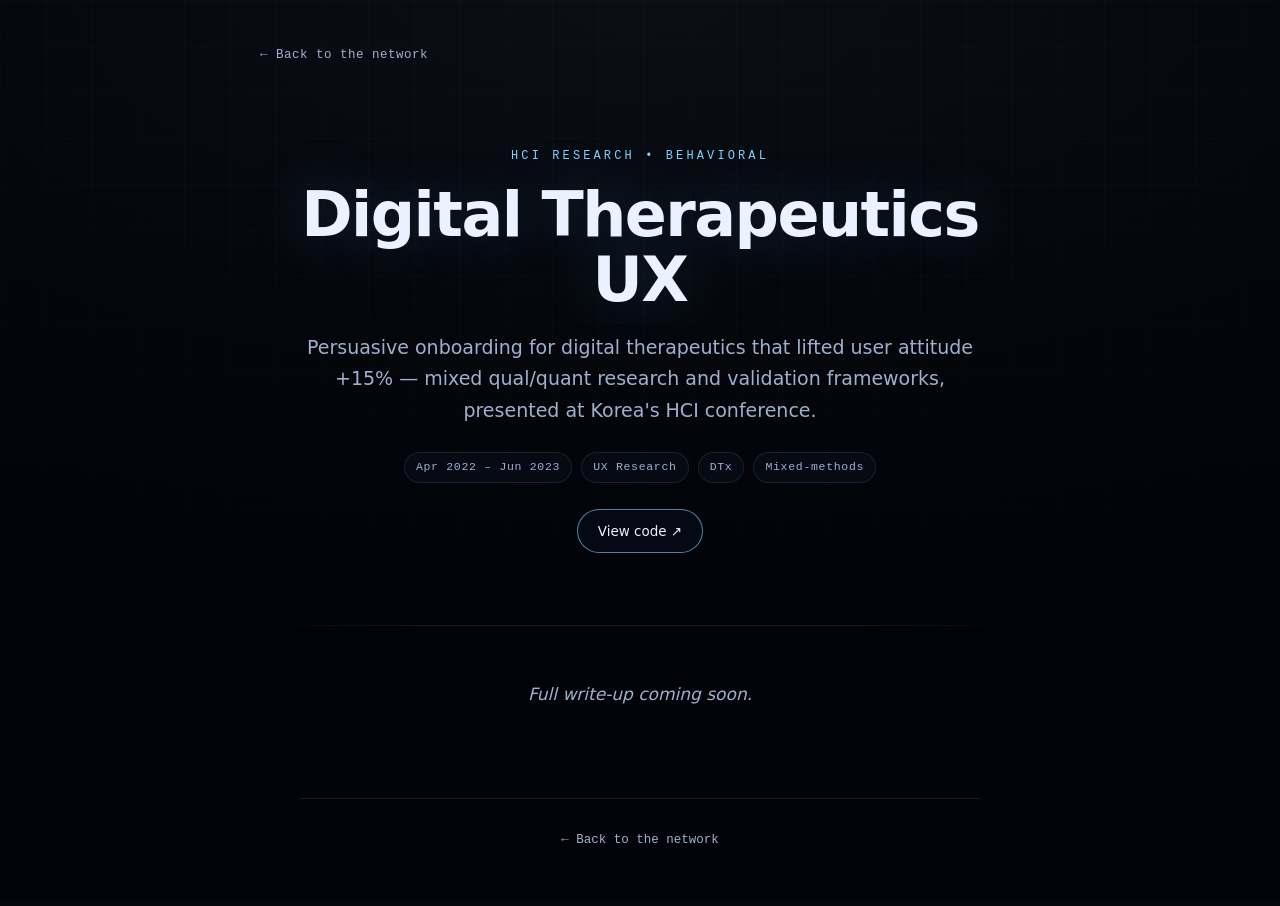
<file: projects/dtx.html>
<!DOCTYPE html>
<html lang="en">
<head>
  <meta charset="utf-8" />
  <meta name="viewport" content="width=device-width, initial-scale=1" />
  <title>Digital Therapeutics UX — Dan Kim</title>
  <link rel="stylesheet" href="project.css" />
</head>
<body style="--accent: #7dd3fc;">
  <nav class="topbar"><a class="back" href="../index.html">&larr; Back to the network</a></nav>

  <header class="hero">
    <span class="dot"></span>
    <p class="kicker">HCI Research • Behavioral</p>
    <h1>Digital Therapeutics UX</h1>
    <p class="lede">Persuasive onboarding for digital therapeutics that lifted user attitude +15% — mixed qual/quant research and validation frameworks, presented at Korea's HCI conference.</p>
    <div class="meta">
      <span>Apr 2022 – Jun 2023</span>
      <span class="tag">UX Research</span>
      <span class="tag">DTx</span>
      <span class="tag">Mixed-methods</span>
    </div>
    <div class="actions">
      <!-- Replace with the real repo / demo, or delete buttons you don't need -->
      <a class="btn primary" href="https://github.com/ggasa" target="_blank" rel="noopener">View code &#8599;</a>
    </div>
  </header>

  <div class="rule"></div>

  <main class="content">
    <!-- =====================================================================
         HOW TO FILL THIS IN
         Delete the <p class="soon"> line below and write your case study here.
         Everything inside <main class="content"> is auto-styled. Copy any of
         these blocks as a starting point:

         <h2>Section heading</h2>
         <p>A paragraph. Use <strong>bold</strong>, <em>italic</em>, and
            <a href="https://github.com/ggasa/your-repo">inline links</a>.</p>

         <h3>Sub-heading</h3>
         <ul>
           <li>Bulleted point</li>
           <li>Another point</li>
         </ul>

         <ol>
           <li>First numbered step</li>
           <li>Second step</li>
         </ol>

         <blockquote>A pulled-out quote or key result.</blockquote>

         <figure>
           <img src="media/screenshot.png" alt="Description" />
           <figcaption>Caption under the image.</figcaption>
         </figure>
         (put images in a projects/media/ folder, or use ../assets/…)

         <pre><code>// a code block
result = model.predict(x)</code></pre>

         Inline <code>code</code> works too.

         <table>
           <tr><th>Metric</th><th>Value</th></tr>
           <tr><td>Accuracy</td><td>70%</td></tr>
         </table>

         Add another button in the hero .actions with: <a class="btn" href="…">Label ↗</a>
    ====================================================================== -->
    <p class="soon">Full write-up coming soon.</p>
  </main>

  <footer class="foot"><a href="../index.html">&larr; Back to the network</a></footer>
</body>
</html>
</file>
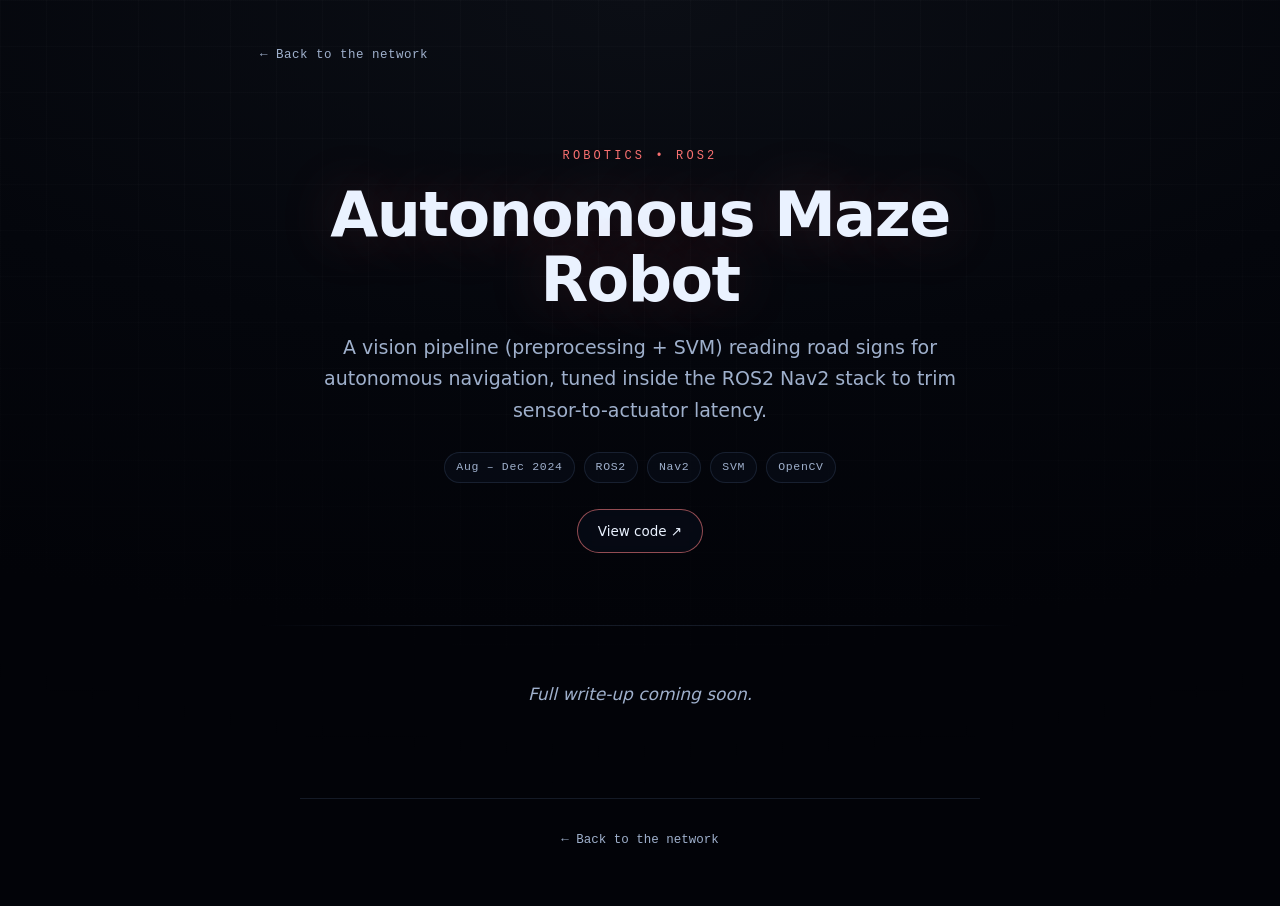
<file: projects/maze.html>
<!DOCTYPE html>
<html lang="en">
<head>
  <meta charset="utf-8" />
  <meta name="viewport" content="width=device-width, initial-scale=1" />
  <title>Autonomous Maze Robot — Dan Kim</title>
  <link rel="stylesheet" href="project.css" />
</head>
<body style="--accent: #f87171;">
  <nav class="topbar"><a class="back" href="../index.html">&larr; Back to the network</a></nav>

  <header class="hero">
    <span class="dot"></span>
    <p class="kicker">Robotics • ROS2</p>
    <h1>Autonomous Maze Robot</h1>
    <p class="lede">A vision pipeline (preprocessing + SVM) reading road signs for autonomous navigation, tuned inside the ROS2 Nav2 stack to trim sensor-to-actuator latency.</p>
    <div class="meta">
      <span>Aug – Dec 2024</span>
      <span class="tag">ROS2</span>
      <span class="tag">Nav2</span>
      <span class="tag">SVM</span>
      <span class="tag">OpenCV</span>
    </div>
    <div class="actions">
      <!-- Replace with the real repo / demo, or delete buttons you don't need -->
      <a class="btn primary" href="https://github.com/ggasa" target="_blank" rel="noopener">View code &#8599;</a>
    </div>
  </header>

  <div class="rule"></div>

  <main class="content">
    <!-- =====================================================================
         HOW TO FILL THIS IN
         Delete the <p class="soon"> line below and write your case study here.
         Everything inside <main class="content"> is auto-styled. Copy any of
         these blocks as a starting point:

         <h2>Section heading</h2>
         <p>A paragraph. Use <strong>bold</strong>, <em>italic</em>, and
            <a href="https://github.com/ggasa/your-repo">inline links</a>.</p>

         <h3>Sub-heading</h3>
         <ul>
           <li>Bulleted point</li>
           <li>Another point</li>
         </ul>

         <ol>
           <li>First numbered step</li>
           <li>Second step</li>
         </ol>

         <blockquote>A pulled-out quote or key result.</blockquote>

         <figure>
           <img src="media/screenshot.png" alt="Description" />
           <figcaption>Caption under the image.</figcaption>
         </figure>
         (put images in a projects/media/ folder, or use ../assets/…)

         <pre><code>// a code block
result = model.predict(x)</code></pre>

         Inline <code>code</code> works too.

         <table>
           <tr><th>Metric</th><th>Value</th></tr>
           <tr><td>Accuracy</td><td>70%</td></tr>
         </table>

         Add another button in the hero .actions with: <a class="btn" href="…">Label ↗</a>
    ====================================================================== -->
    <p class="soon">Full write-up coming soon.</p>
  </main>

  <footer class="foot"><a href="../index.html">&larr; Back to the network</a></footer>
</body>
</html>
</file>
<file: css/style.css>
/* =========================================================================
   Dan Kim — portfolio v2: the 3D scene IS the site.
   Everything here is a thin overlay on the WebGL journey.
   ========================================================================= */

:root {
  --bg:        #04060c;
  --ink:       #eaf2ff;
  --ink-soft:  #9fb0cc;
  --ink-dim:   #5d6c88;
  --line:      #1b2437;
  --signal:    #e9eef5;
  --glass:     rgba(10, 15, 28, 0.62);
  --glass-brd: rgba(120, 150, 200, 0.16);
  --pad: clamp(20px, 4.5vw, 56px);
  --font: "Inter", system-ui, -apple-system, "Segoe UI", Roboto, sans-serif;
  --mono: ui-monospace, "SF Mono", "Cascadia Code", "JetBrains Mono", Menlo, Consolas, monospace;
  --ease: cubic-bezier(0.22, 1, 0.36, 1);
}

* { box-sizing: border-box; margin: 0; padding: 0; }
html { -webkit-text-size-adjust: 100%; }
body {
  font-family: var(--font);
  color: var(--ink);
  background: var(--bg);
  line-height: 1.55;
  overflow-x: hidden;
  -webkit-font-smoothing: antialiased;
}
::selection { background: var(--signal); color: #0b0e14; }
a { color: inherit; text-decoration: none; }

/* ---- the world ---- */
#scene {
  position: fixed; inset: 0;
  width: 100vw; height: 100dvh;
  display: block; z-index: 0;
  background: radial-gradient(130% 100% at 50% 0%, #0b0e15 0%, var(--bg) 52%, #020308 100%);
}
/* scroll track: sized by JS to N chapters */
#track { height: 900vh; }

/* faint scanline grid for the monitor feel */
body::before {
  content: ""; position: fixed; inset: 0; z-index: 1; pointer-events: none;
  background-image:
    linear-gradient(rgba(233,238,245,0.022) 1px, transparent 1px),
    linear-gradient(90deg, rgba(233,238,245,0.022) 1px, transparent 1px);
  background-size: 46px 46px;
  mask-image: radial-gradient(120% 100% at 50% 0%, #000 40%, transparent 100%);
  -webkit-mask-image: radial-gradient(120% 100% at 50% 0%, #000 40%, transparent 100%);
}

/* ---- loader ---- */
#loader {
  position: fixed; inset: 0; z-index: 60;
  display: grid; place-content: center; gap: 14px;
  background: var(--bg);
  transition: opacity 0.7s var(--ease), visibility 0.7s;
}
#loader.hidden { opacity: 0; visibility: hidden; }
.loader-trace { width: min(240px, 60vw); }
.loader-trace svg { width: 100%; height: 40px; overflow: visible; }
.loader-trace polyline {
  fill: none; stroke: var(--signal); stroke-width: 2;
  stroke-linecap: round; stroke-linejoin: round;
  stroke-dasharray: 600; stroke-dashoffset: 600;
  animation: trace 1.4s var(--ease) infinite;
  filter: drop-shadow(0 0 6px rgba(233,238,245,0.55));
}
@keyframes trace { to { stroke-dashoffset: -600; } }
.loader-label {
  font-family: var(--mono); font-size: 12px; letter-spacing: 0.18em;
  color: var(--ink-dim); text-align: center; text-transform: uppercase;
}

/* ---- nav ---- */
.nav {
  position: fixed; top: 0; left: 0; right: 0; z-index: 20;
  display: flex; justify-content: space-between; align-items: center;
  padding: 18px var(--pad);
  pointer-events: none;
}
.nav a { pointer-events: auto; }
.nav-mark {
  display: inline-flex; align-items: center; gap: 9px;
  font-family: var(--mono); font-weight: 600; letter-spacing: 0.28em; font-size: 15px;
}
.mark-dot {
  width: 9px; height: 9px; border-radius: 50%;
  background: var(--signal); box-shadow: 0 0 12px var(--signal);
  animation: heartbeat 2.4s ease-in-out infinite;
}
@keyframes heartbeat {
  0%, 40%, 100% { transform: scale(1); }
  20% { transform: scale(1.45); opacity: 0.65; }
}
.nav-cta {
  font-size: 13.5px; border: 1px solid var(--glass-brd); border-radius: 999px;
  padding: 8px 16px; background: var(--glass);
  backdrop-filter: blur(8px); -webkit-backdrop-filter: blur(8px);
  transition: border-color 0.3s, box-shadow 0.3s;
}
.nav-cta:hover { border-color: var(--signal); box-shadow: 0 0 18px -6px var(--signal); }

/* ---- chapter rail ---- */
.rail {
  position: fixed; right: clamp(10px, 2.5vw, 28px); top: 50%; z-index: 20;
  transform: translateY(-50%);
  display: flex; flex-direction: column; gap: 14px;
}
.rail button {
  --c: var(--signal);
  position: relative;
  width: 10px; height: 10px; border-radius: 50%;
  background: transparent; border: 1.5px solid var(--ink-dim);
  cursor: pointer; padding: 0;
  transition: border-color 0.3s, background 0.3s, transform 0.3s var(--ease);
}
.rail button:hover { transform: scale(1.3); border-color: var(--c); }
.rail button.active { background: var(--c); border-color: var(--c); box-shadow: 0 0 10px var(--c); }
.rail button .rl {
  position: absolute; right: 22px; top: 50%; transform: translateY(-50%);
  font-family: var(--mono); font-size: 11px; letter-spacing: 0.08em; white-space: nowrap;
  color: var(--ink); background: var(--glass); border: 1px solid var(--glass-brd);
  border-radius: 6px; padding: 3px 8px;
  opacity: 0; pointer-events: none; transition: opacity 0.2s;
}
.rail button:hover .rl { opacity: 1; }
@media (max-width: 640px) { .rail { display: none; } }

/* ---- shared overlay behavior ---- */
.ov {
  position: fixed; z-index: 10;
  opacity: 0; visibility: hidden;
  transition: opacity 0.55s var(--ease), transform 0.55s var(--ease), visibility 0.55s;
  pointer-events: none;
}
.ov.on { opacity: 1; visibility: visible; pointer-events: auto; }

/* ---- intro ---- */
.ov-intro {
  left: var(--pad); right: var(--pad); bottom: clamp(56px, 12vh, 130px);
  transform: translateY(14px);
  text-align: left; max-width: 720px;
}
.ov-intro.on { transform: none; }
/* Purely decorative text — no links or buttons live here. But its box sits
   right where the orbiting helix glyphs pass behind it (one project's glyph
   spends over half of every rotation there), so without this the glyph's
   hotspot is unclickable for that whole stretch. An id selector is used
   because `.ov.on` (two classes) would otherwise outrank a class-only rule
   here once "on" is applied. */
#ov-intro { pointer-events: none; }
.eyebrow {
  display: inline-flex; align-items: center; gap: 10px;
  font-family: var(--mono); font-size: 11.5px; letter-spacing: 0.22em;
  color: var(--ink-soft); margin-bottom: 14px;
}
.pulse-dot {
  width: 8px; height: 8px; border-radius: 50%; background: var(--signal);
  box-shadow: 0 0 0 0 rgba(233,238,245,0.55); animation: pulse 2.2s infinite;
}
@keyframes pulse {
  0% { box-shadow: 0 0 0 0 rgba(233,238,245,0.5); }
  70% { box-shadow: 0 0 0 12px rgba(233,238,245,0); }
  100% { box-shadow: 0 0 0 0 rgba(233,238,245,0); }
}
.ov-intro h1 {
  font-size: clamp(52px, 11vw, 128px);
  line-height: 0.92; letter-spacing: -0.035em; font-weight: 700;
  text-shadow: 0 0 60px rgba(233,238,245,0.22);
}
.intro-line {
  margin-top: 16px; color: var(--ink-soft);
  font-size: clamp(15px, 2vw, 19px); max-width: 46ch;
}
.intro-line strong { color: var(--ink); }
.scroll-cue {
  margin-top: 30px; display: inline-flex; align-items: center; gap: 12px;
}
.scroll-cue span {
  display: block; width: 22px; height: 34px;
  border: 1px solid var(--ink-dim); border-radius: 12px; position: relative;
}
.scroll-cue span::after {
  content: ""; position: absolute; top: 7px; left: 50%; transform: translateX(-50%);
  width: 3px; height: 7px; border-radius: 2px; background: var(--signal);
  animation: cue 1.8s var(--ease) infinite;
}
@keyframes cue { 0% { opacity: 0; top: 7px; } 40% { opacity: 1; } 80% { opacity: 0; top: 18px; } 100% { opacity: 0; } }
.scroll-cue em {
  font-family: var(--mono); font-style: normal; font-size: 11px;
  letter-spacing: 0.2em; text-transform: uppercase; color: var(--ink-dim);
}

/* ---- project card ---- */
.ov-card {
  --accent: var(--signal);
  left: var(--pad); top: 50%;
  transform: translateY(-50%) translateX(-16px);
  width: min(400px, calc(100vw - 2 * var(--pad)));
  background: var(--glass);
  border: 1px solid var(--glass-brd);
  border-left: 2px solid var(--accent);
  border-radius: 16px;
  padding: 22px 24px;
  backdrop-filter: blur(14px) saturate(1.2);
  -webkit-backdrop-filter: blur(14px) saturate(1.2);
  box-shadow: 0 30px 80px -30px rgba(0,0,0,0.8);
}
.ov-card.on { transform: translateY(-50%); }
/* The card sits over the 3D corridor, and a hub hotspot can end up projected
   right behind it. Only the "open project" link should intercept clicks —
   everything else passes through to whatever hotspot is underneath. Id
   selectors here because `.ov.on` (two classes) outranks a class-only rule
   once the card is actually showing ("on") — the exact state this matters in. */
#ov-card { pointer-events: none; }
#ov-card #card-link { pointer-events: auto; }
.card-node {
  display: flex; align-items: center; gap: 9px;
  font-family: var(--mono); font-size: 11px; letter-spacing: 0.16em; color: var(--ink-dim);
  margin-bottom: 12px;
}
.card-node b {
  width: 10px; height: 10px; border-radius: 50%;
  background: var(--accent); box-shadow: 0 0 12px var(--accent);
}
.card-node em {
  font-style: normal; margin-left: 8px; padding: 2px 8px;
  border: 1px solid var(--glass-brd); border-radius: 999px;
  color: var(--accent); font-size: 10px; letter-spacing: 0.14em;
  text-transform: uppercase;
}
.card-kicker {
  font-family: var(--mono); font-size: 11.5px; letter-spacing: 0.08em;
  color: var(--accent); text-transform: uppercase;
}
.ov-card h2 { font-size: clamp(20px, 2.6vw, 26px); letter-spacing: -0.01em; margin: 8px 0 10px; }
.card-blurb { color: var(--ink-soft); font-size: 14px; line-height: 1.55; }
.card-tags { display: flex; flex-wrap: wrap; gap: 7px; margin-top: 14px; }
.card-tags span {
  font-family: var(--mono); font-size: 10.5px; color: var(--ink-soft);
  border: 1px solid var(--line); border-radius: 6px; padding: 3px 8px;
}
.card-foot {
  display: flex; justify-content: space-between; align-items: center; margin-top: 16px;
}
.card-foot #card-period { font-family: var(--mono); font-size: 11px; color: var(--ink-dim); }
.card-foot a {
  font-size: 13.5px; color: var(--accent); font-weight: 550;
  display: inline-flex; gap: 6px; transition: gap 0.25s;
}
.card-foot a:hover { gap: 10px; }

@media (max-width: 720px) {
  .ov-card {
    left: 12px; right: 12px; top: auto; bottom: 14px; width: auto;
    transform: translateY(16px);
    padding: 16px 18px;
  }
  .ov-card.on { transform: none; }
  .card-blurb { font-size: 13px; max-height: 4.8em; overflow: hidden; }
}

/* ---- convergence ---- */
.ov-converge {
  inset: 0; display: grid; place-content: center; text-align: center;
  transform: scale(0.97);
}
.ov-converge.on { transform: none; }
.section-index {
  font-family: var(--mono); font-size: 11.5px; letter-spacing: 0.28em;
  color: var(--signal); text-transform: uppercase; margin-bottom: 14px;
}
.ov-converge h2 {
  font-size: clamp(30px, 6vw, 64px); line-height: 1.08; letter-spacing: -0.02em;
  text-shadow: 0 0 50px rgba(233,238,245,0.28);
}
.ov-converge h2 span { color: var(--signal); }

/* ---- contact ---- */
.ov-contact {
  left: var(--pad); right: var(--pad); bottom: clamp(36px, 9vh, 100px);
  max-width: 640px; transform: translateY(14px);
}
.ov-contact.on { transform: none; }
.ov-contact h2 { font-size: clamp(38px, 7vw, 76px); letter-spacing: -0.03em; line-height: 0.95; }
.contact-lede { color: var(--ink-soft); margin-top: 14px; font-size: clamp(14px, 1.9vw, 17px); }
.contact-lede strong { color: var(--ink); }
.contact-links { display: flex; flex-wrap: wrap; gap: 10px; margin-top: 22px; }
.c-link {
  display: inline-flex; align-items: center; gap: 9px;
  border: 1px solid var(--glass-brd); border-radius: 11px; padding: 11px 16px;
  font-size: 14px; background: var(--glass);
  backdrop-filter: blur(10px); -webkit-backdrop-filter: blur(10px);
  transition: border-color 0.3s, transform 0.2s var(--ease), box-shadow 0.3s;
}
.c-link:hover {
  border-color: var(--signal); transform: translateY(-3px);
  box-shadow: 0 14px 30px -18px var(--signal);
}
.c-link b {
  font-family: var(--mono); font-size: 10.5px; letter-spacing: 0.16em;
  color: var(--signal); text-transform: uppercase;
}
.colophon {
  margin-top: 26px; font-family: var(--mono); font-size: 11.5px;
  color: var(--ink-dim); letter-spacing: 0.04em;
}
#pt-count { color: var(--signal); }

/* ---- hub hotspots ---- */
#hotspots { position: fixed; inset: 0; z-index: 5; pointer-events: none; }
.hotspot {
  --accent: var(--signal);
  position: absolute; transform: translate(-50%, -50%);
  pointer-events: auto; cursor: pointer;
  width: 26px; height: 26px; border-radius: 50%;
  border: 1.5px solid var(--accent);
  background: transparent;
  display: none; place-content: center;
  transition: transform 0.2s var(--ease);
  animation: hs-ring 2.6s var(--ease) infinite;
}
@keyframes hs-ring {
  0%, 100% { box-shadow: 0 0 0 0 color-mix(in srgb, var(--accent) 45%, transparent); }
  50% { box-shadow: 0 0 0 7px transparent; }
}
.hotspot::after {
  content: ""; width: 6px; height: 6px; border-radius: 50%;
  background: var(--accent); box-shadow: 0 0 8px var(--accent);
}
.hotspot .hs-label {
  position: absolute; left: 30px; top: 50%; transform: translateY(-50%);
  white-space: nowrap; font-family: var(--mono); font-size: 11px;
  color: var(--ink); background: var(--glass); border: 1px solid var(--glass-brd);
  padding: 4px 9px; border-radius: 7px; opacity: 0; transition: opacity 0.25s;
  pointer-events: none;
}
.hotspot:hover { transform: translate(-50%, -50%) scale(1.3); }
.hotspot:hover .hs-label { opacity: 1; }

/* ---- fallback ---- */
#fallback { padding: 60px var(--pad); max-width: 720px; position: relative; z-index: 30; }
#fallback h1 { font-size: 32px; margin-bottom: 14px; }
#fallback ul { margin: 18px 0 18px 20px; color: var(--ink-soft); }
#fallback a { color: var(--signal); text-decoration: underline; }

/* ---- reduced motion ---- */
@media (prefers-reduced-motion: reduce) {
  .loader-trace polyline, .mark-dot, .pulse-dot, .scroll-cue span::after, .hotspot { animation: none; }
  .ov { transition-duration: 0.05s; }
}
</file>
<file: projects/project.css>
/* =========================================================================
   Shared styles for every project case-study page.
   Each page sets its own --accent (inline in the <head>); everything here
   reads from that variable, so this one file themes all six.
   Matches the main site: near-black, silver text, per-project accent.
   ========================================================================= */

:root {
  color-scheme: dark;
  --ink:      #eaf2ff;
  --ink-soft: #9fb0cc;
  --ink-dim:  #5d6c88;
  --line:     rgba(120, 150, 200, 0.16);
  --glass:    rgba(10, 15, 28, 0.55);
  --accent:   #8fa0c0;               /* overridden per page */
  --font: "Inter", system-ui, -apple-system, "Segoe UI", Roboto, sans-serif;
  --mono: ui-monospace, "Cascadia Code", "JetBrains Mono", Consolas, monospace;
}

* { margin: 0; box-sizing: border-box; }
html { -webkit-text-size-adjust: 100%; scroll-behavior: smooth; }
body {
  min-height: 100vh;
  background-color: #04060c;
  background-image: radial-gradient(120% 70% at 50% 0%, #0b0e15 0%, #04060c 55%, #020308 100%);
  background-repeat: no-repeat;
  background-attachment: fixed;
  color: var(--ink);
  font-family: var(--font);
  line-height: 1.65;
  -webkit-font-smoothing: antialiased;
  padding: clamp(18px, 4vw, 40px) clamp(20px, 5vw, 40px) 0;
}

/* faint scanline grid, echoing the main site */
body::before {
  content: ""; position: fixed; inset: 0; z-index: 0; pointer-events: none;
  background-image:
    linear-gradient(rgba(233, 238, 245, 0.02) 1px, transparent 1px),
    linear-gradient(90deg, rgba(233, 238, 245, 0.02) 1px, transparent 1px);
  background-size: 46px 46px;
  mask-image: radial-gradient(120% 90% at 50% 0%, #000 35%, transparent 100%);
  -webkit-mask-image: radial-gradient(120% 90% at 50% 0%, #000 35%, transparent 100%);
}

/* ---- top back link ---- */
.topbar { position: relative; z-index: 1; max-width: 760px; margin: 0 auto; }
.back {
  display: inline-flex; align-items: center; gap: 8px;
  font-family: var(--mono); font-size: 12.5px; letter-spacing: 0.04em;
  color: var(--ink-soft); text-decoration: none; transition: color 0.25s;
}
.back:hover { color: var(--ink); }

/* ---- hero ---- */
.hero {
  position: relative; z-index: 1;
  max-width: 760px; margin: 0 auto; text-align: center;
  padding-top: clamp(30px, 9vh, 90px);
}
.hero .dot {
  width: 11px; height: 11px; border-radius: 50%; margin: 0 auto 20px;
  background: var(--accent); box-shadow: 0 0 18px var(--accent);
  animation: pulse 2.6s ease-in-out infinite;
}
@keyframes pulse { 0%,100% { transform: scale(1); } 50% { transform: scale(1.4); opacity: 0.65; } }
.kicker {
  font-family: var(--mono); font-size: 12px; letter-spacing: 0.26em;
  text-transform: uppercase; color: var(--accent); margin-bottom: 16px;
}
h1 {
  font-size: clamp(32px, 6.2vw, 62px); line-height: 1.04;
  letter-spacing: -0.025em; font-weight: 700;
  text-shadow: 0 0 60px color-mix(in srgb, var(--accent) 22%, transparent);
}
.lede {
  margin: 20px auto 0; max-width: 56ch;
  color: var(--ink-soft); font-size: clamp(16px, 2.1vw, 19px);
}
.meta {
  display: flex; flex-wrap: wrap; justify-content: center; gap: 9px; margin-top: 26px;
}
.meta span, .tag {
  font-family: var(--mono); font-size: 11.5px; letter-spacing: 0.06em;
  color: var(--ink-soft); border: 1px solid var(--line);
  padding: 5px 11px; border-radius: 999px; background: var(--glass);
}
.actions {
  display: flex; flex-wrap: wrap; justify-content: center; gap: 12px; margin-top: 26px;
}
.btn {
  font-size: 13.5px; text-decoration: none; color: var(--ink-soft);
  border: 1px solid var(--line); border-radius: 999px; padding: 10px 20px;
  background: var(--glass);
  backdrop-filter: blur(8px); -webkit-backdrop-filter: blur(8px);
  transition: color 0.3s, border-color 0.3s, box-shadow 0.3s, transform 0.2s;
}
.btn:hover {
  color: var(--ink); border-color: var(--accent);
  box-shadow: 0 0 22px -8px var(--accent); transform: translateY(-1px);
}
.btn.primary { color: var(--ink); border-color: color-mix(in srgb, var(--accent) 55%, var(--line)); }

/* divider between hero and the article */
.rule {
  position: relative; z-index: 1; height: 1px; max-width: 760px;
  margin: clamp(42px, 8vh, 74px) auto 0;
  background: linear-gradient(90deg, transparent, var(--line) 22%, var(--line) 78%, transparent);
}

/* ---- article content (everything the user writes lives in .content) ---- */
.content {
  position: relative; z-index: 1;
  max-width: 680px; margin: clamp(34px, 6vh, 58px) auto 0;
}
.content > * + * { margin-top: 1.15em; }

.content h2 {
  font-size: clamp(21px, 3vw, 27px); font-weight: 650; letter-spacing: -0.01em;
  line-height: 1.2; margin-top: 2.3em; padding-bottom: 11px;
  border-bottom: 1px solid var(--line);
  display: flex; align-items: baseline; gap: 12px;
}
.content h2::before {
  content: ""; flex: none; width: 8px; height: 8px; border-radius: 2px;
  background: var(--accent); box-shadow: 0 0 10px var(--accent); transform: translateY(-2px);
}
.content h3 {
  font-size: clamp(17px, 2.3vw, 20px); font-weight: 600; margin-top: 1.9em; color: var(--ink);
}
.content p, .content li { color: var(--ink-soft); font-size: clamp(15.5px, 1.9vw, 17px); }
.content strong { color: var(--ink); font-weight: 650; }
.content em { color: var(--ink); }

.content a:not(.btn) {
  color: var(--ink); text-decoration: none;
  border-bottom: 1.5px solid var(--accent); transition: color 0.25s, opacity 0.25s;
  opacity: 0.92;
}
.content a:not(.btn):hover { color: var(--accent); opacity: 1; }

.content ul, .content ol { list-style: none; padding-left: 0; }
.content ul li { position: relative; padding-left: 26px; }
.content ul li::before {
  content: ""; position: absolute; left: 6px; top: 0.72em;
  width: 6px; height: 6px; border-radius: 50%; background: var(--accent); box-shadow: 0 0 8px var(--accent);
}
.content ol { counter-reset: n; }
.content ol li {
  position: relative; padding-left: 36px; counter-increment: n;
}
.content ol li::before {
  content: counter(n); position: absolute; left: 0; top: 0.05em;
  width: 23px; height: 23px; display: grid; place-content: center;
  font-family: var(--mono); font-size: 12px; color: var(--accent);
  border: 1px solid var(--line); border-radius: 7px;
}
.content li + li { margin-top: 0.5em; }

.content blockquote {
  border-left: 2px solid var(--accent); padding: 2px 0 2px 20px;
  color: var(--ink); font-size: clamp(17px, 2.3vw, 20px); font-style: italic;
}

.content code {
  font-family: var(--mono); font-size: 0.88em; color: var(--ink);
  background: rgba(120, 150, 200, 0.12); border: 1px solid var(--line);
  padding: 2px 6px; border-radius: 6px;
}
.content pre {
  background: rgba(6, 9, 17, 0.8); border: 1px solid var(--line);
  border-radius: 12px; padding: 18px 20px; overflow-x: auto;
  font-family: var(--mono); font-size: 13.5px; line-height: 1.6;
}
.content pre code { background: none; border: none; padding: 0; }

.content img, .content video {
  max-width: 100%; height: auto; display: block; border-radius: 12px;
  border: 1px solid var(--line);
}
.content figure { margin-top: 1.7em; }
.content figcaption {
  margin-top: 11px; text-align: center; font-family: var(--mono);
  font-size: 12px; letter-spacing: 0.04em; color: var(--ink-dim);
}

.content hr { border: none; height: 1px; background: var(--line); margin: 2.4em 0; }

.content table { width: 100%; border-collapse: collapse; font-size: 14.5px; display: block; overflow-x: auto; }
.content th, .content td { text-align: left; padding: 10px 13px; border-bottom: 1px solid var(--line); white-space: nowrap; }
.content th {
  font-family: var(--mono); font-size: 11.5px; letter-spacing: 0.08em;
  text-transform: uppercase; color: var(--ink-soft);
}
.content td { color: var(--ink-soft); }

/* empty placeholder shown until you write the case study */
.soon { color: var(--ink-dim); font-size: 16px; font-style: italic; text-align: center; }

/* ---- footer ---- */
.foot {
  position: relative; z-index: 1; max-width: 680px;
  margin: clamp(52px, 10vh, 96px) auto 0; padding: 26px 0 clamp(30px, 6vh, 60px);
  border-top: 1px solid var(--line); text-align: center;
}
.foot a { font-family: var(--mono); font-size: 12.5px; color: var(--ink-soft); text-decoration: none; transition: color 0.25s; }
.foot a:hover { color: var(--ink); }

@media (prefers-reduced-motion: reduce) { .dot { animation: none; } }
</file>
